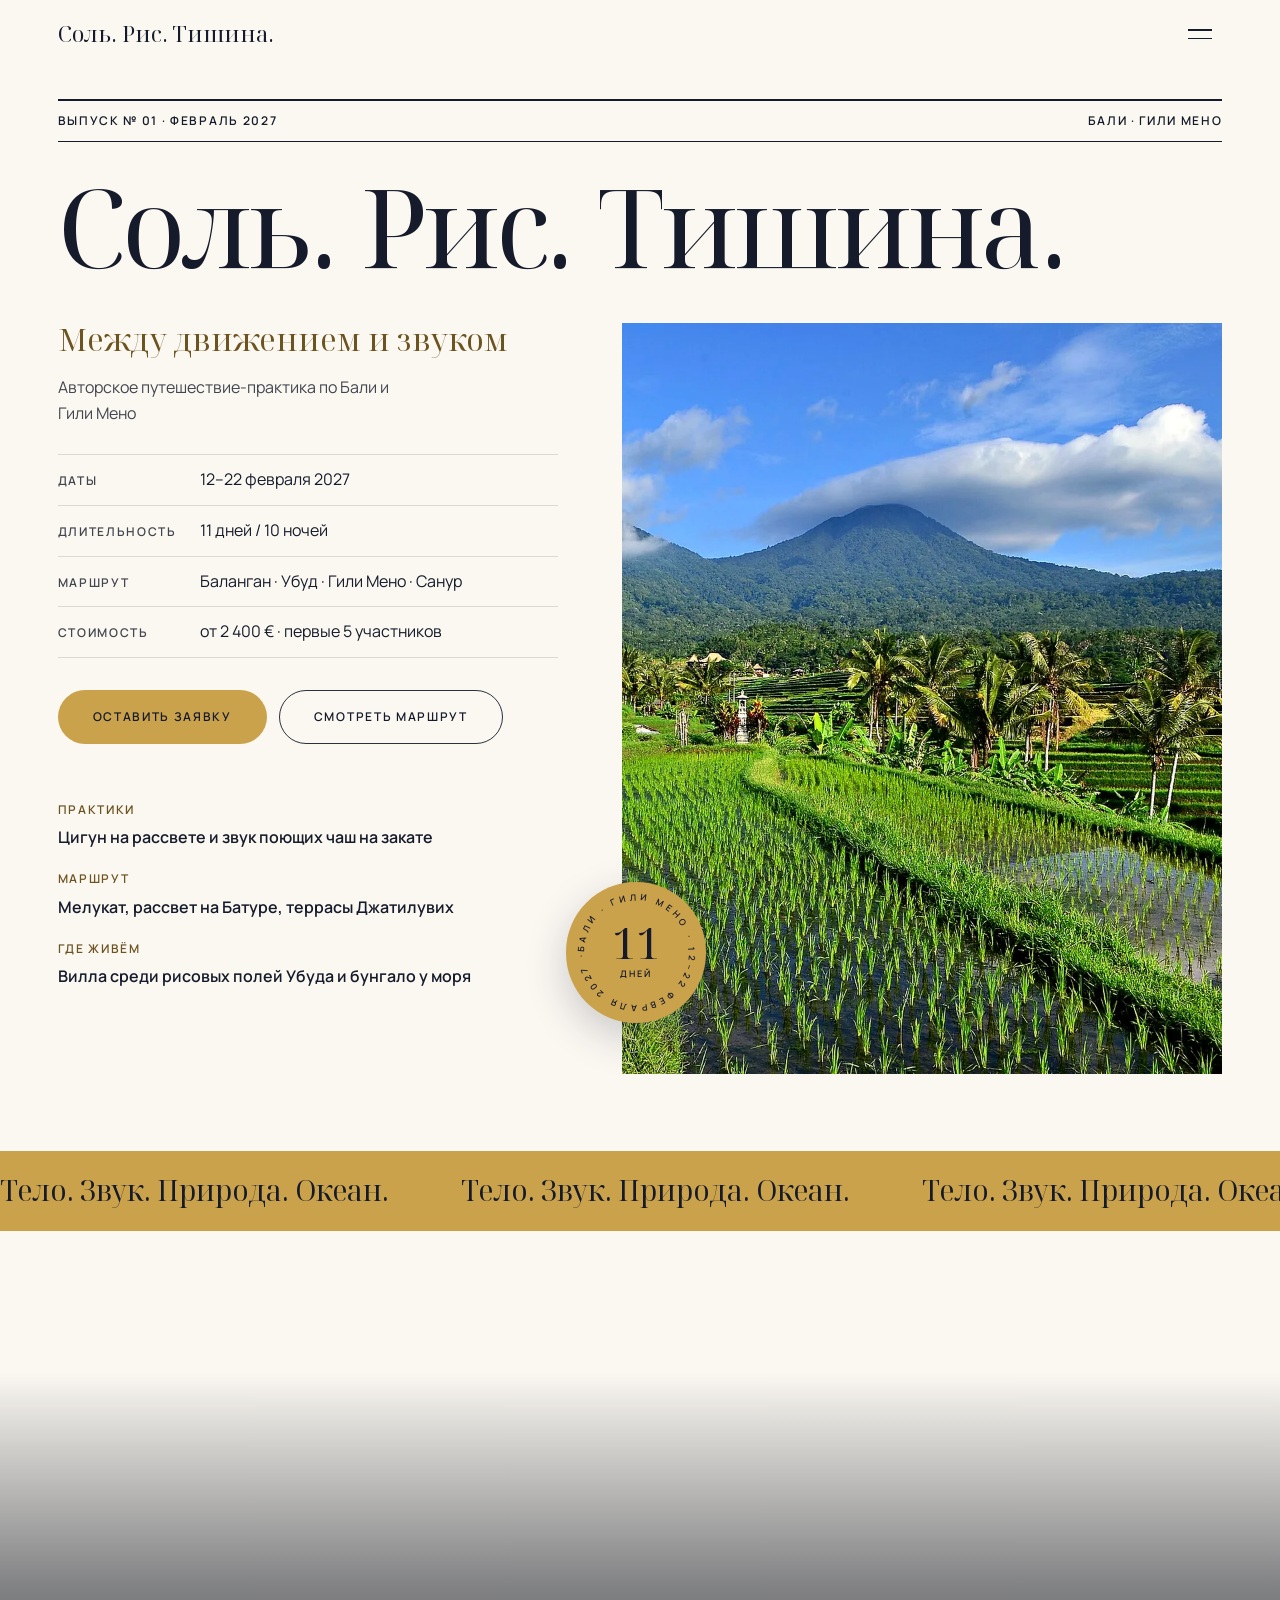
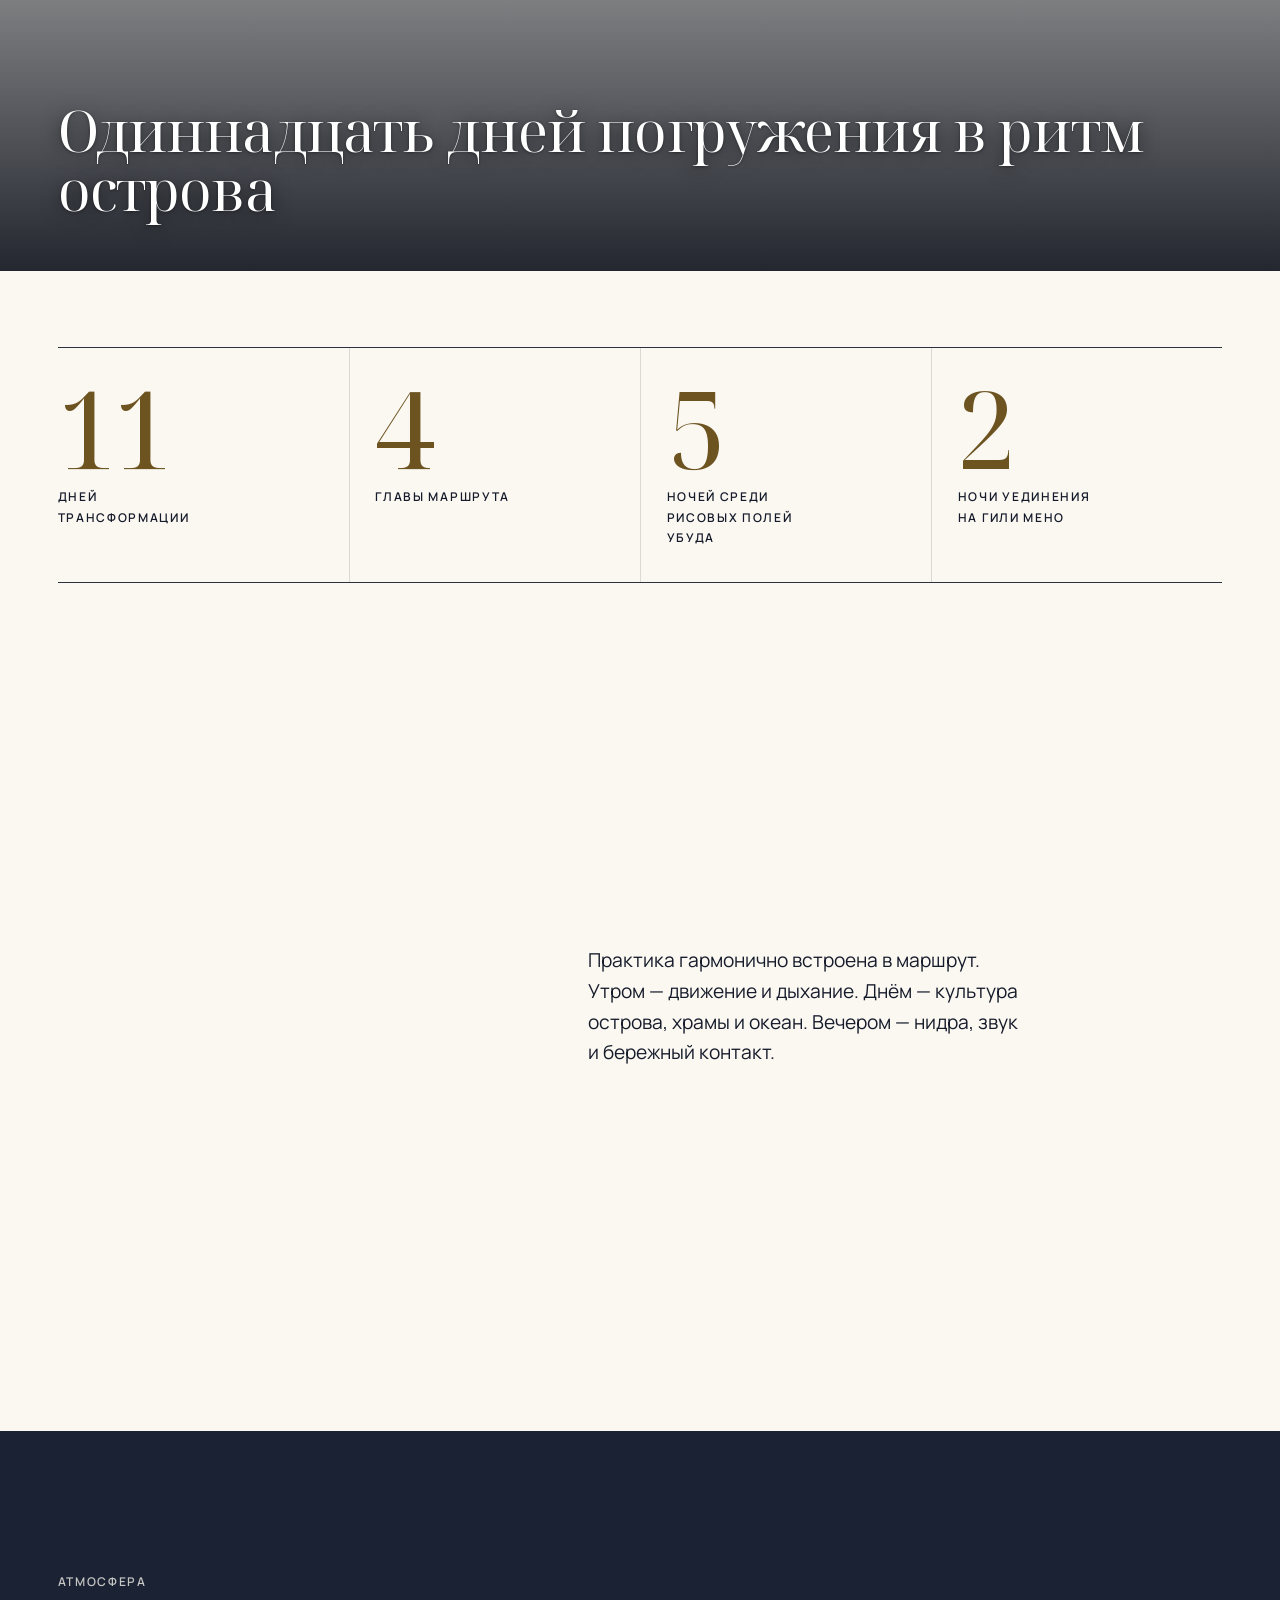
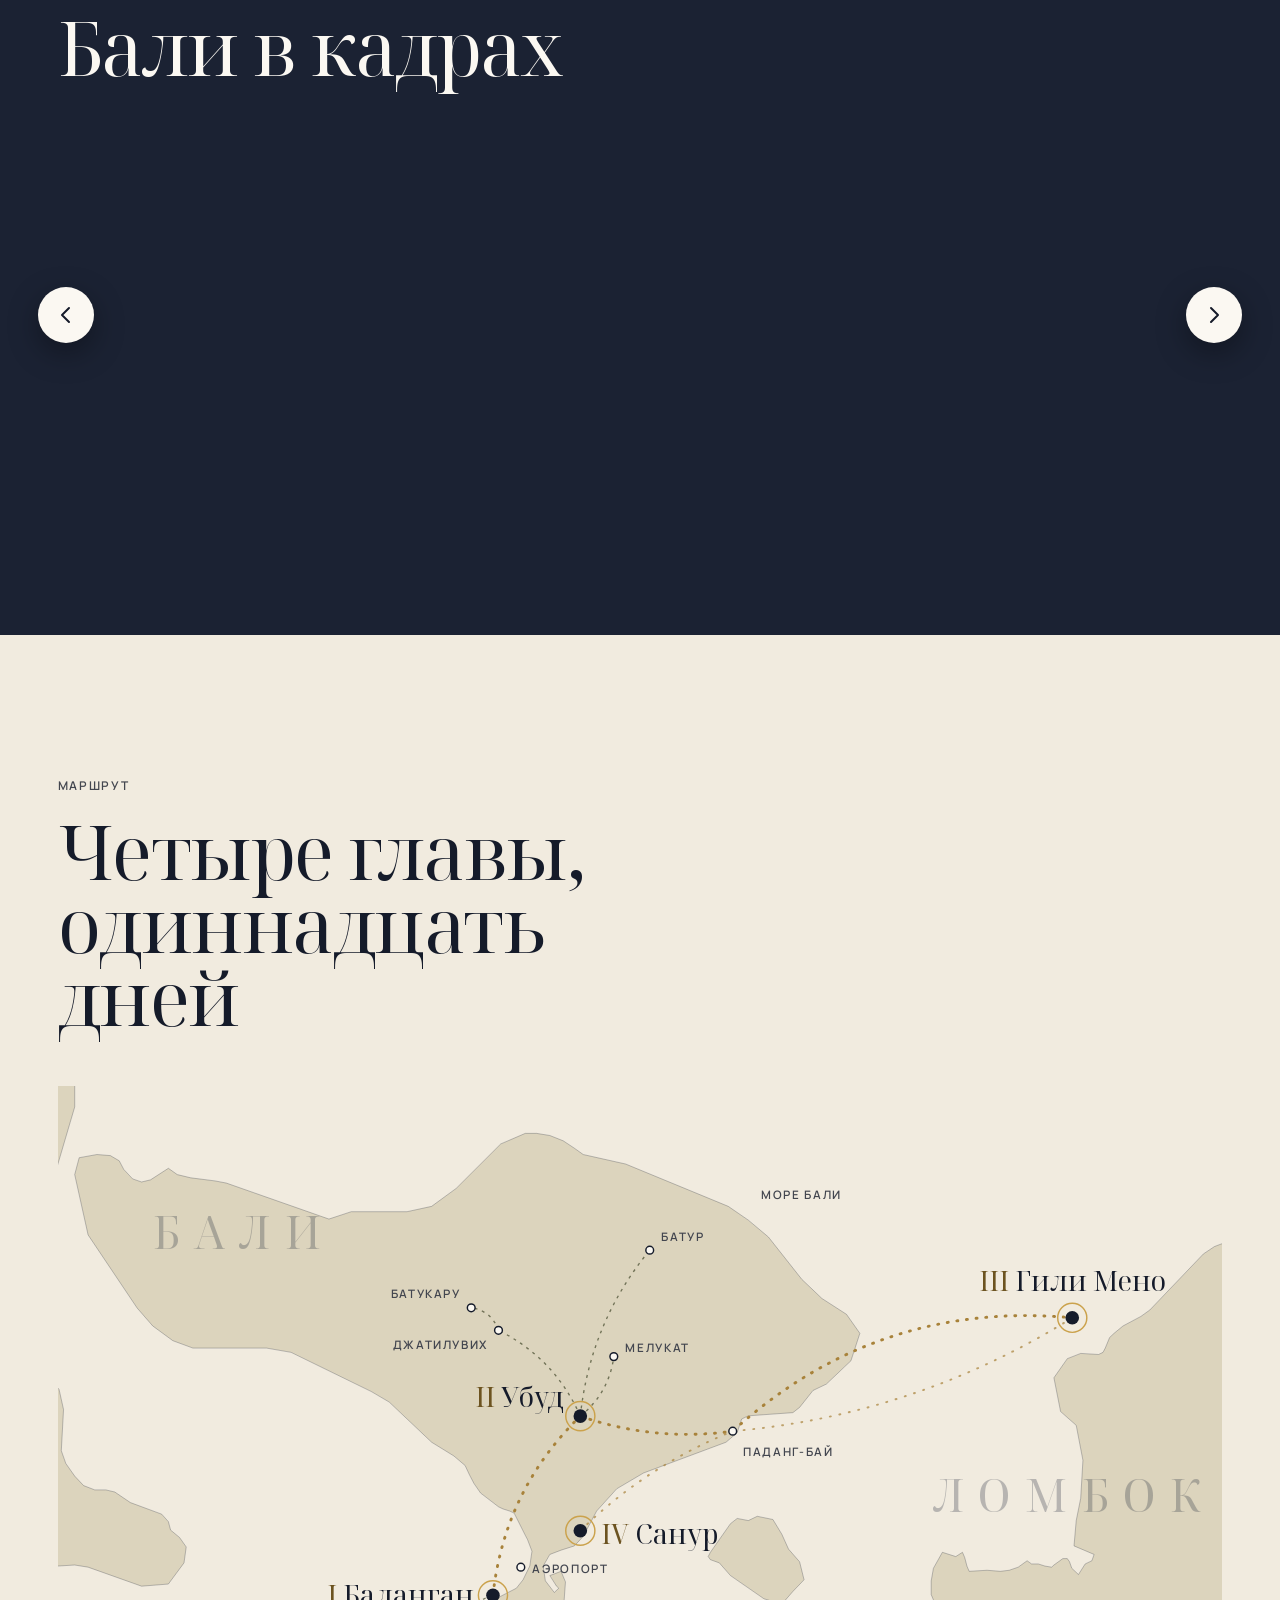
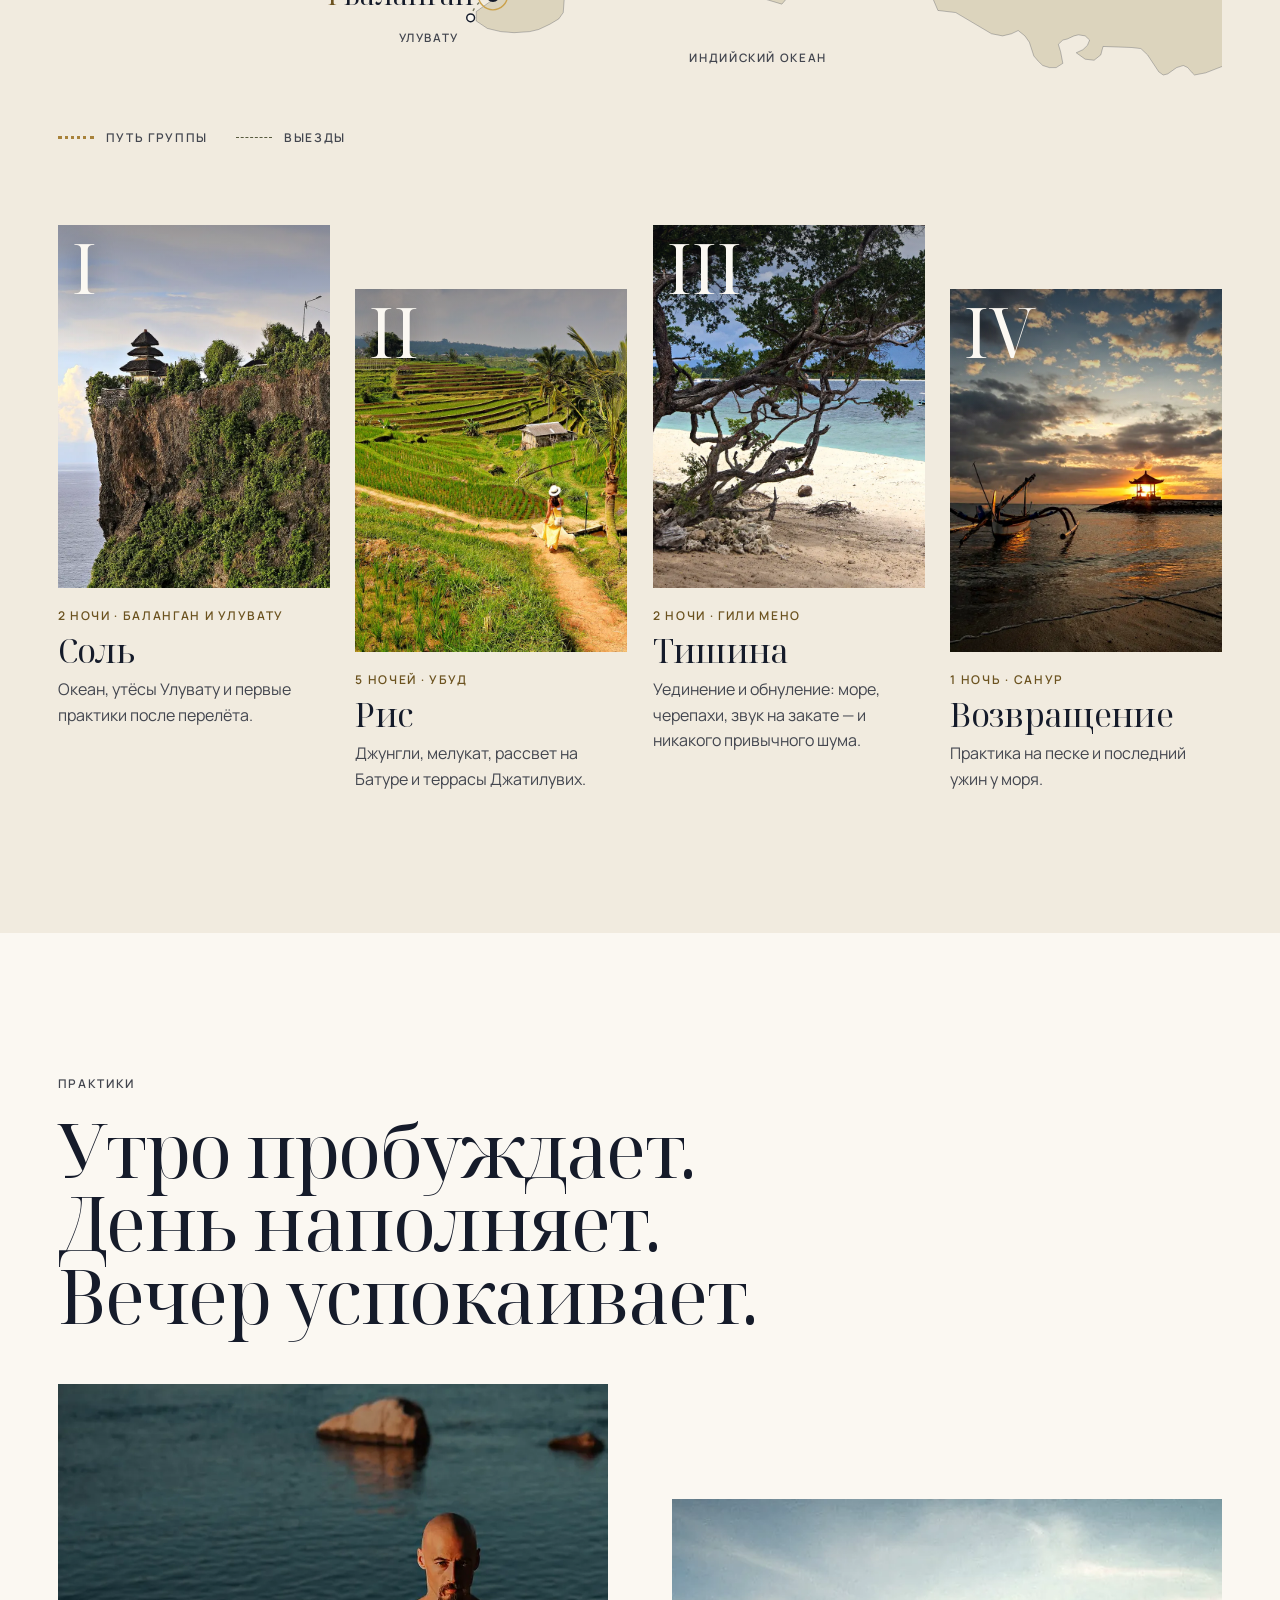
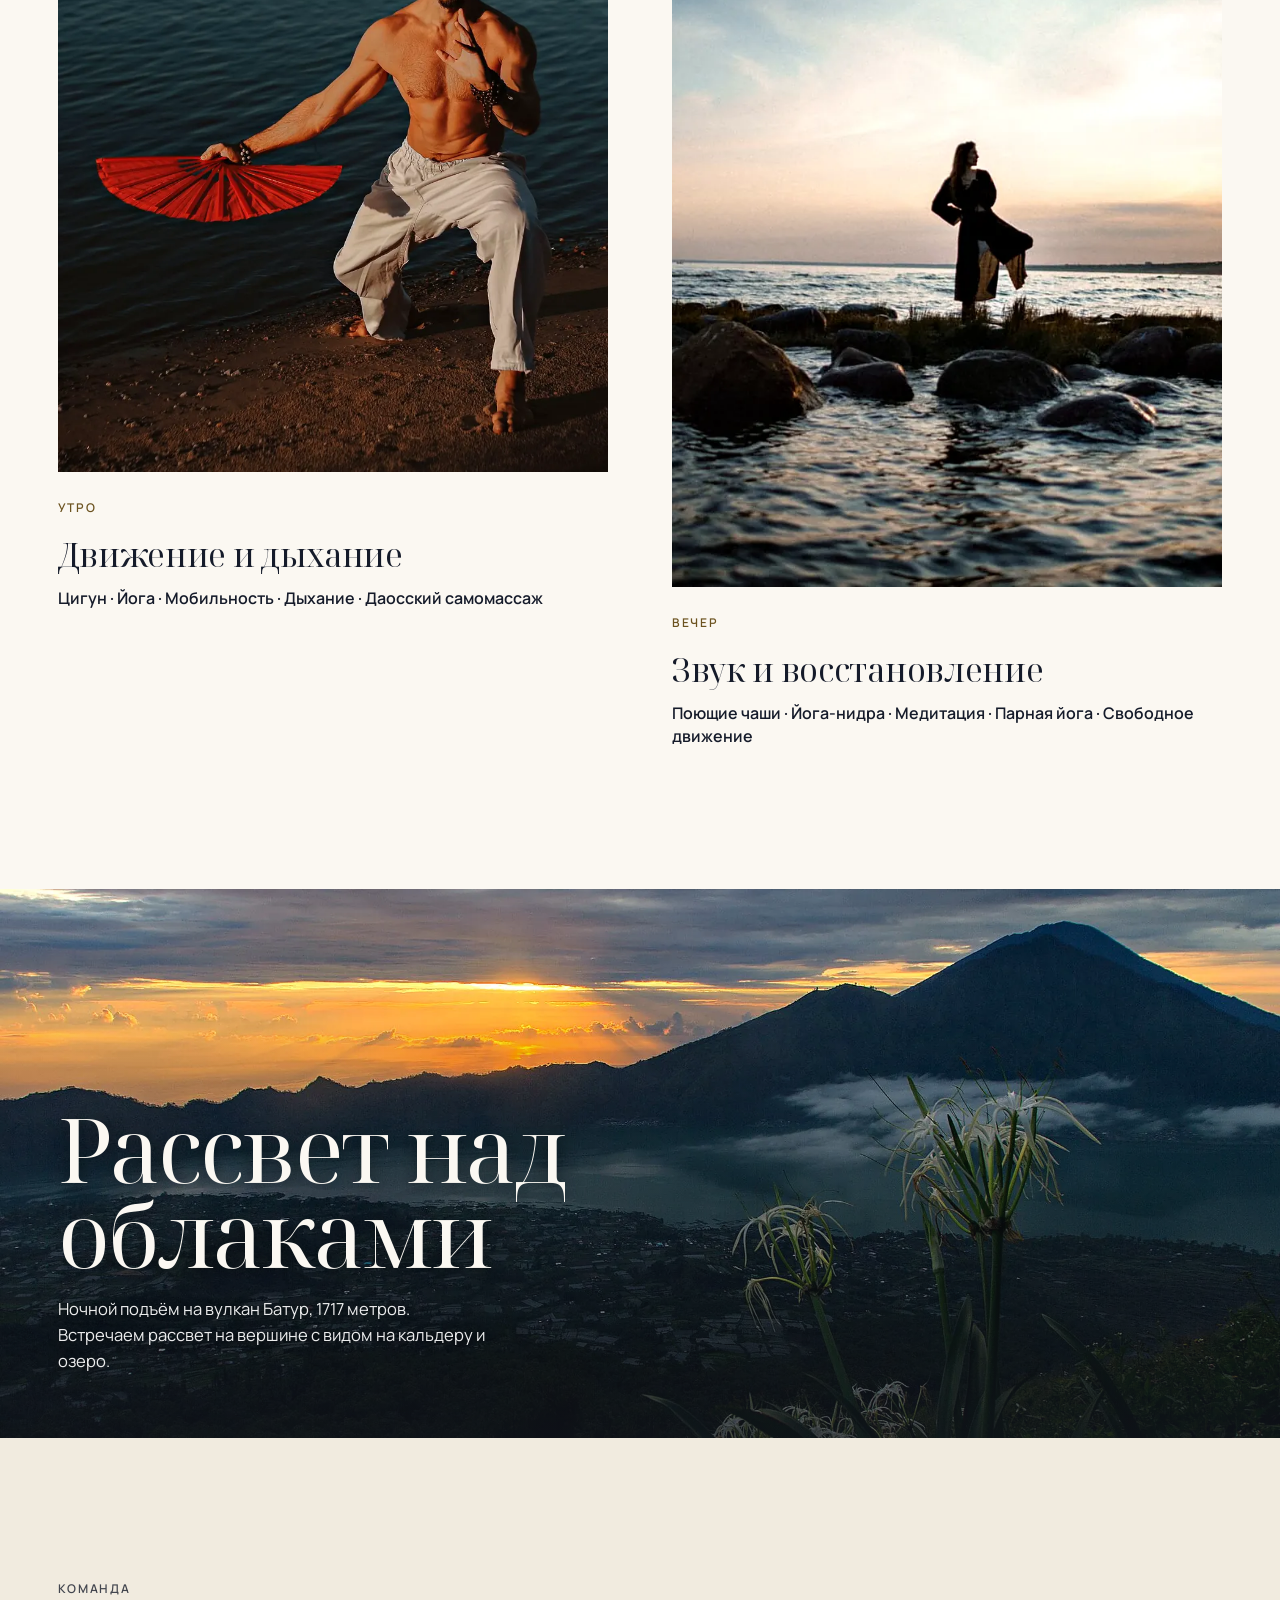
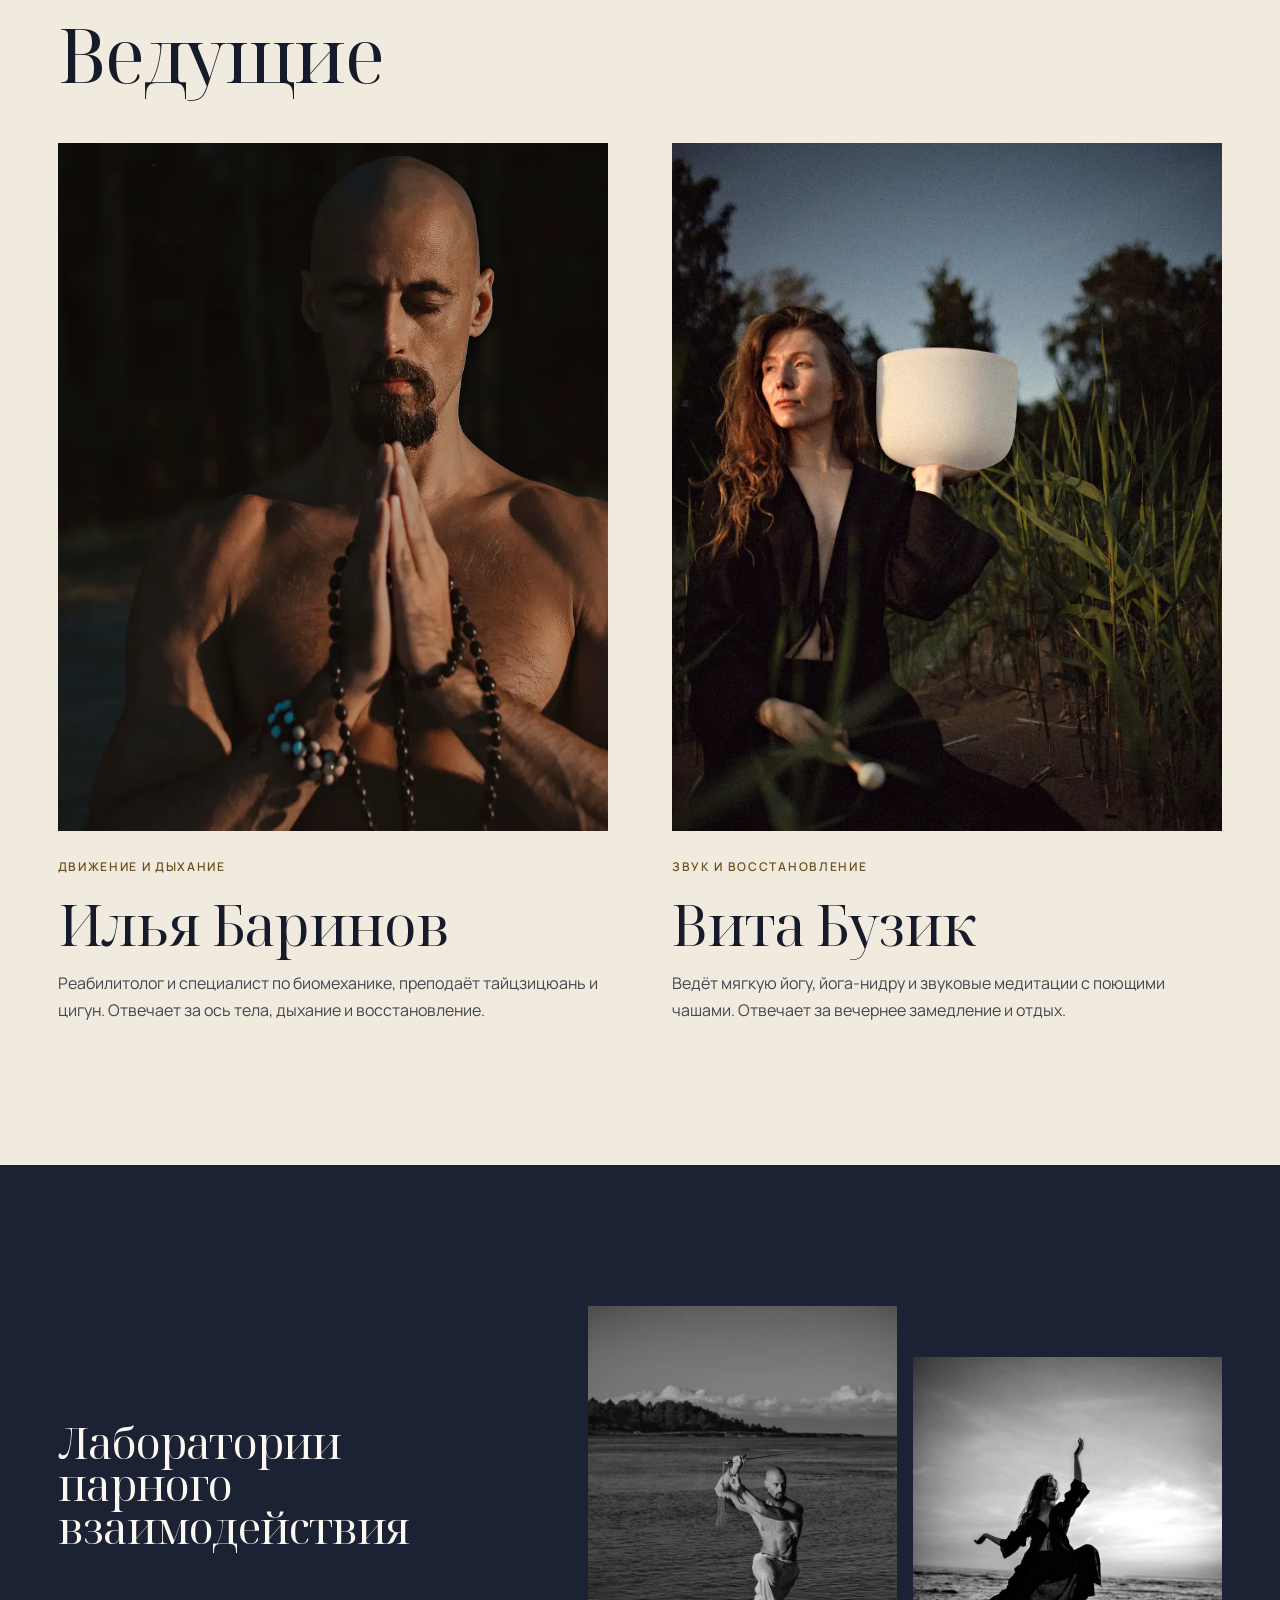
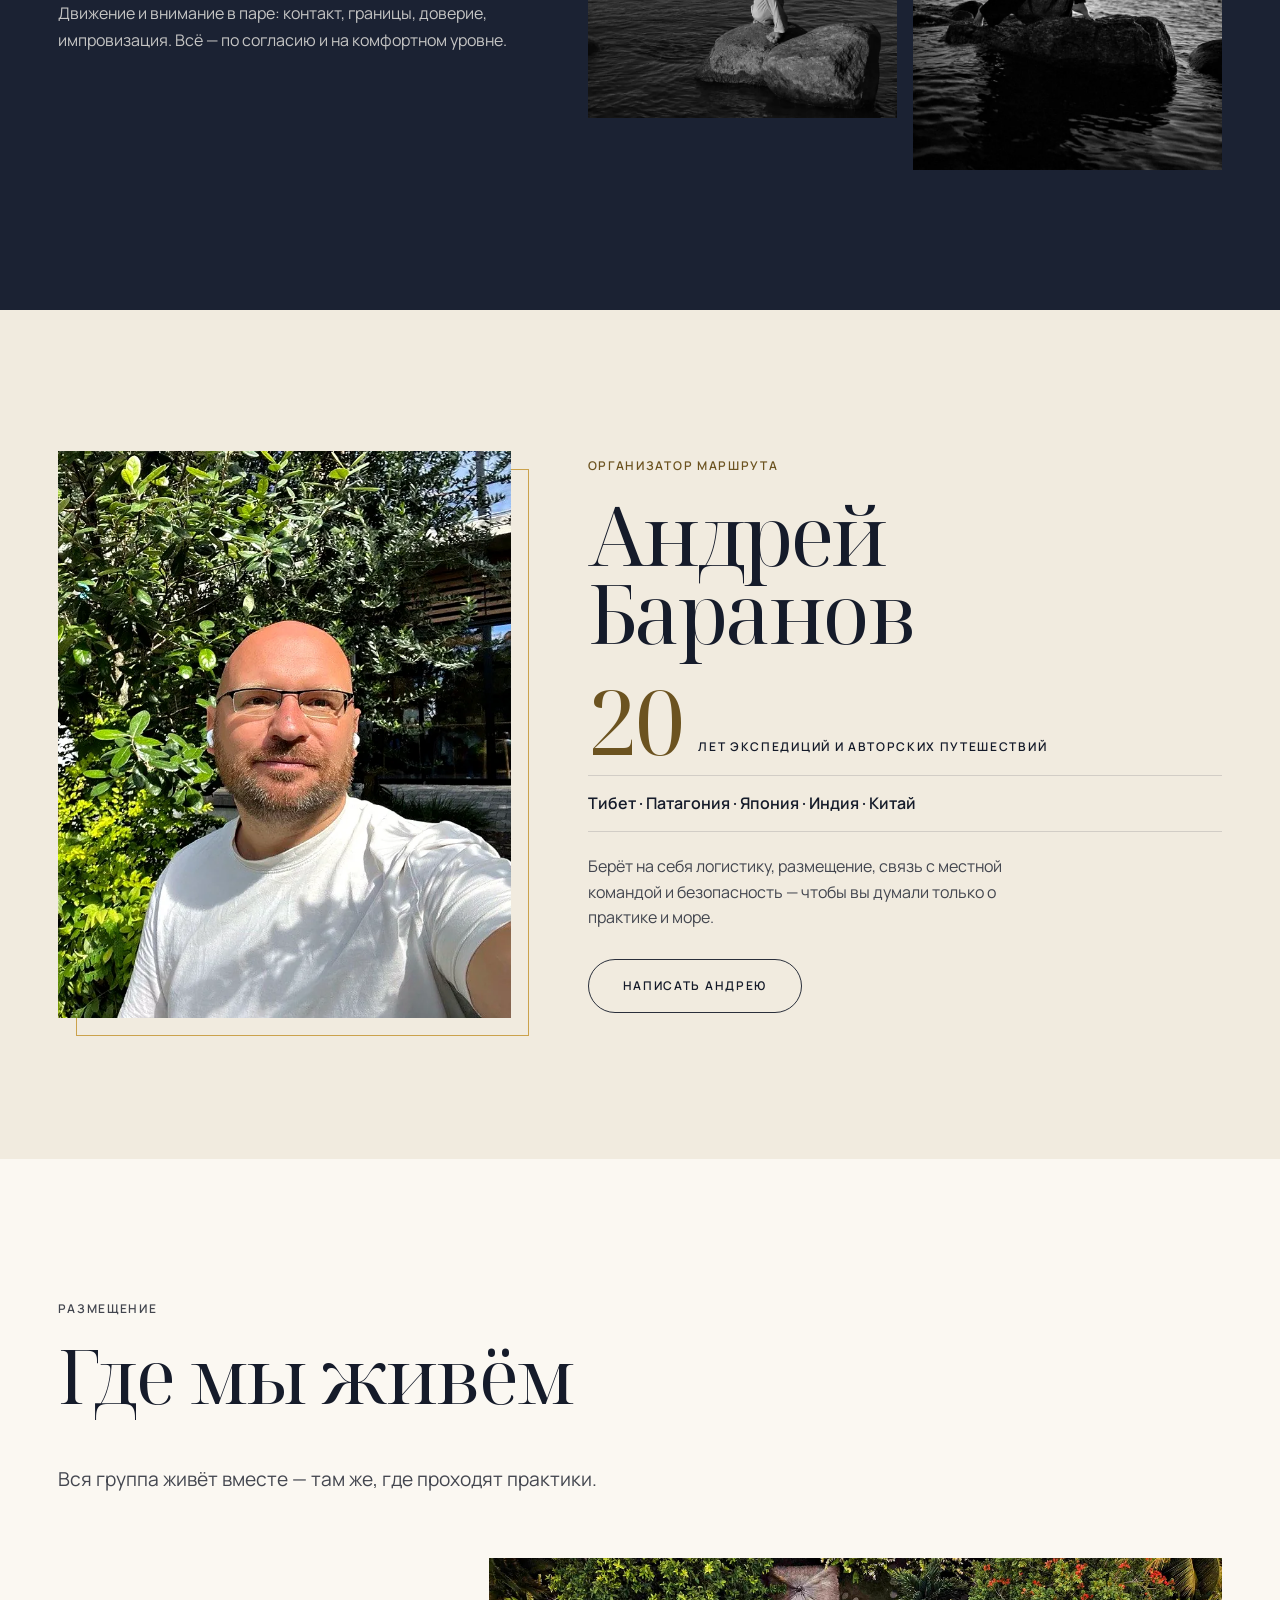
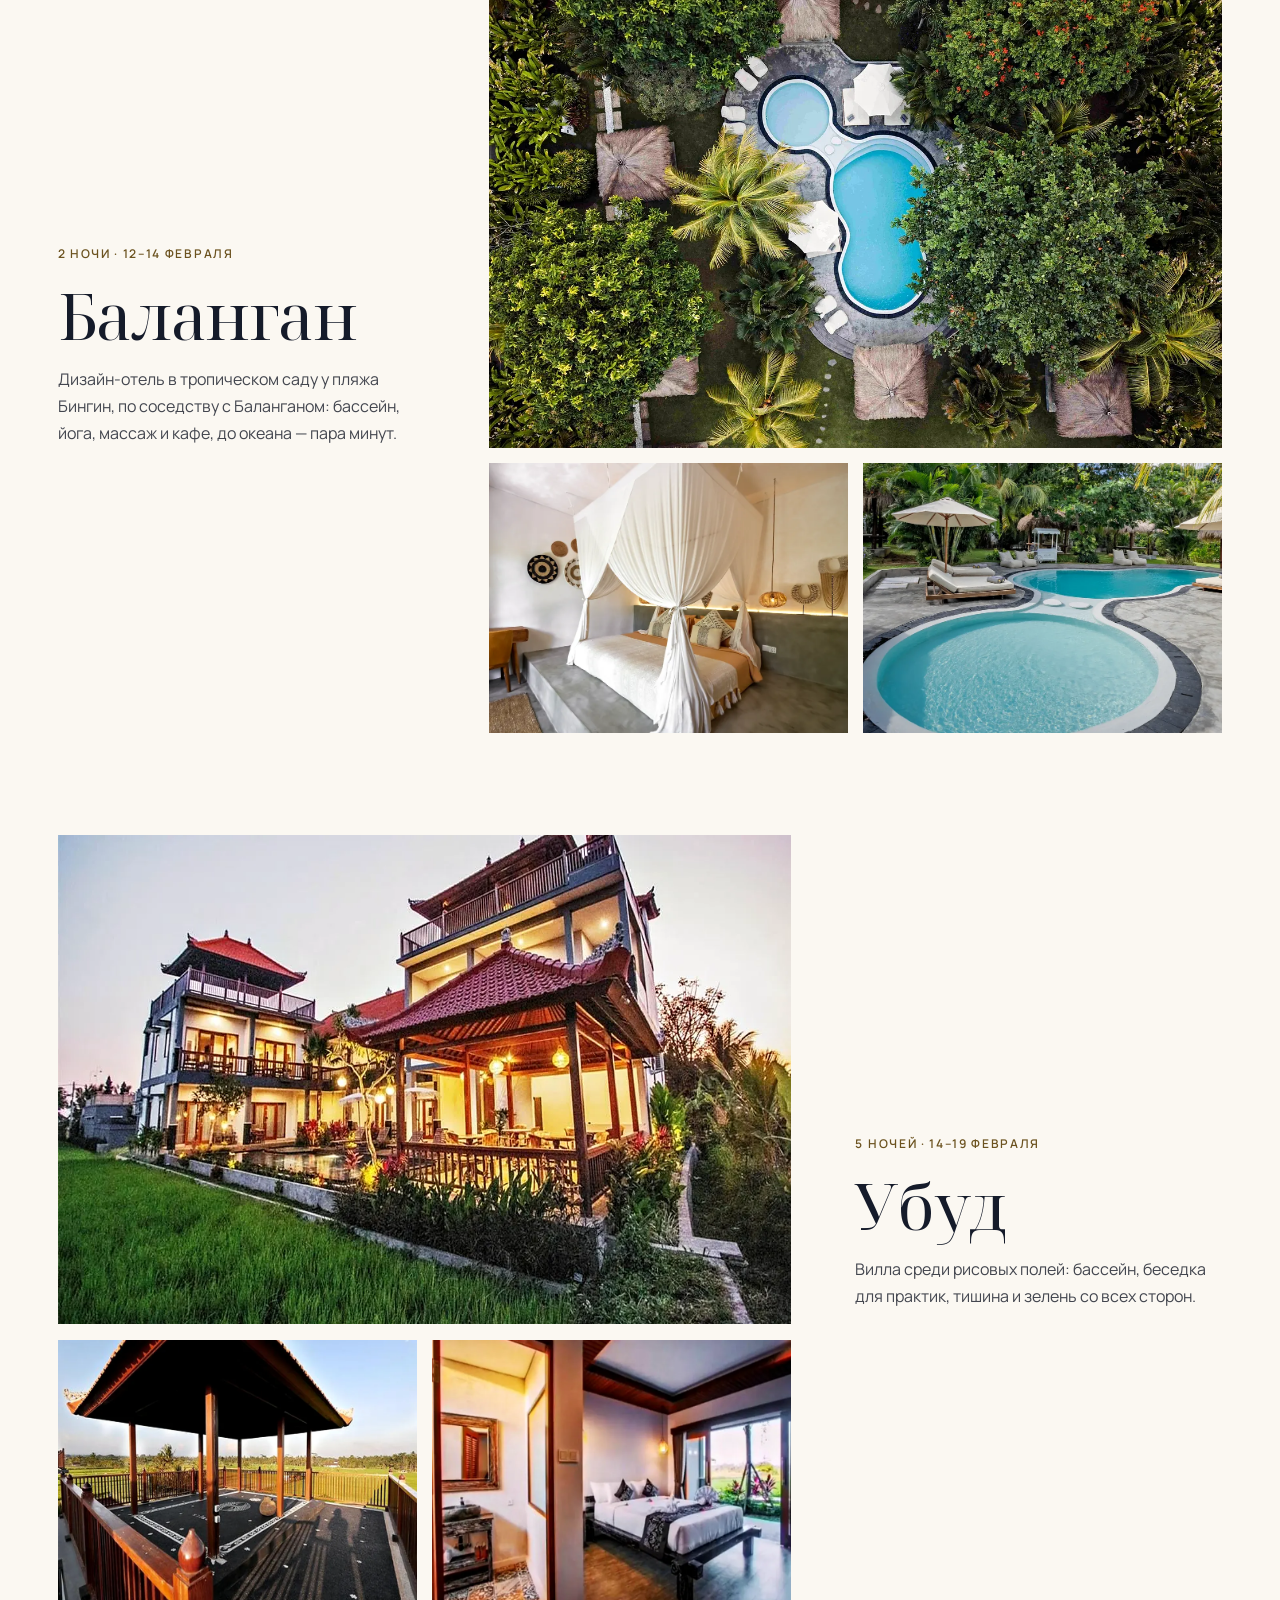
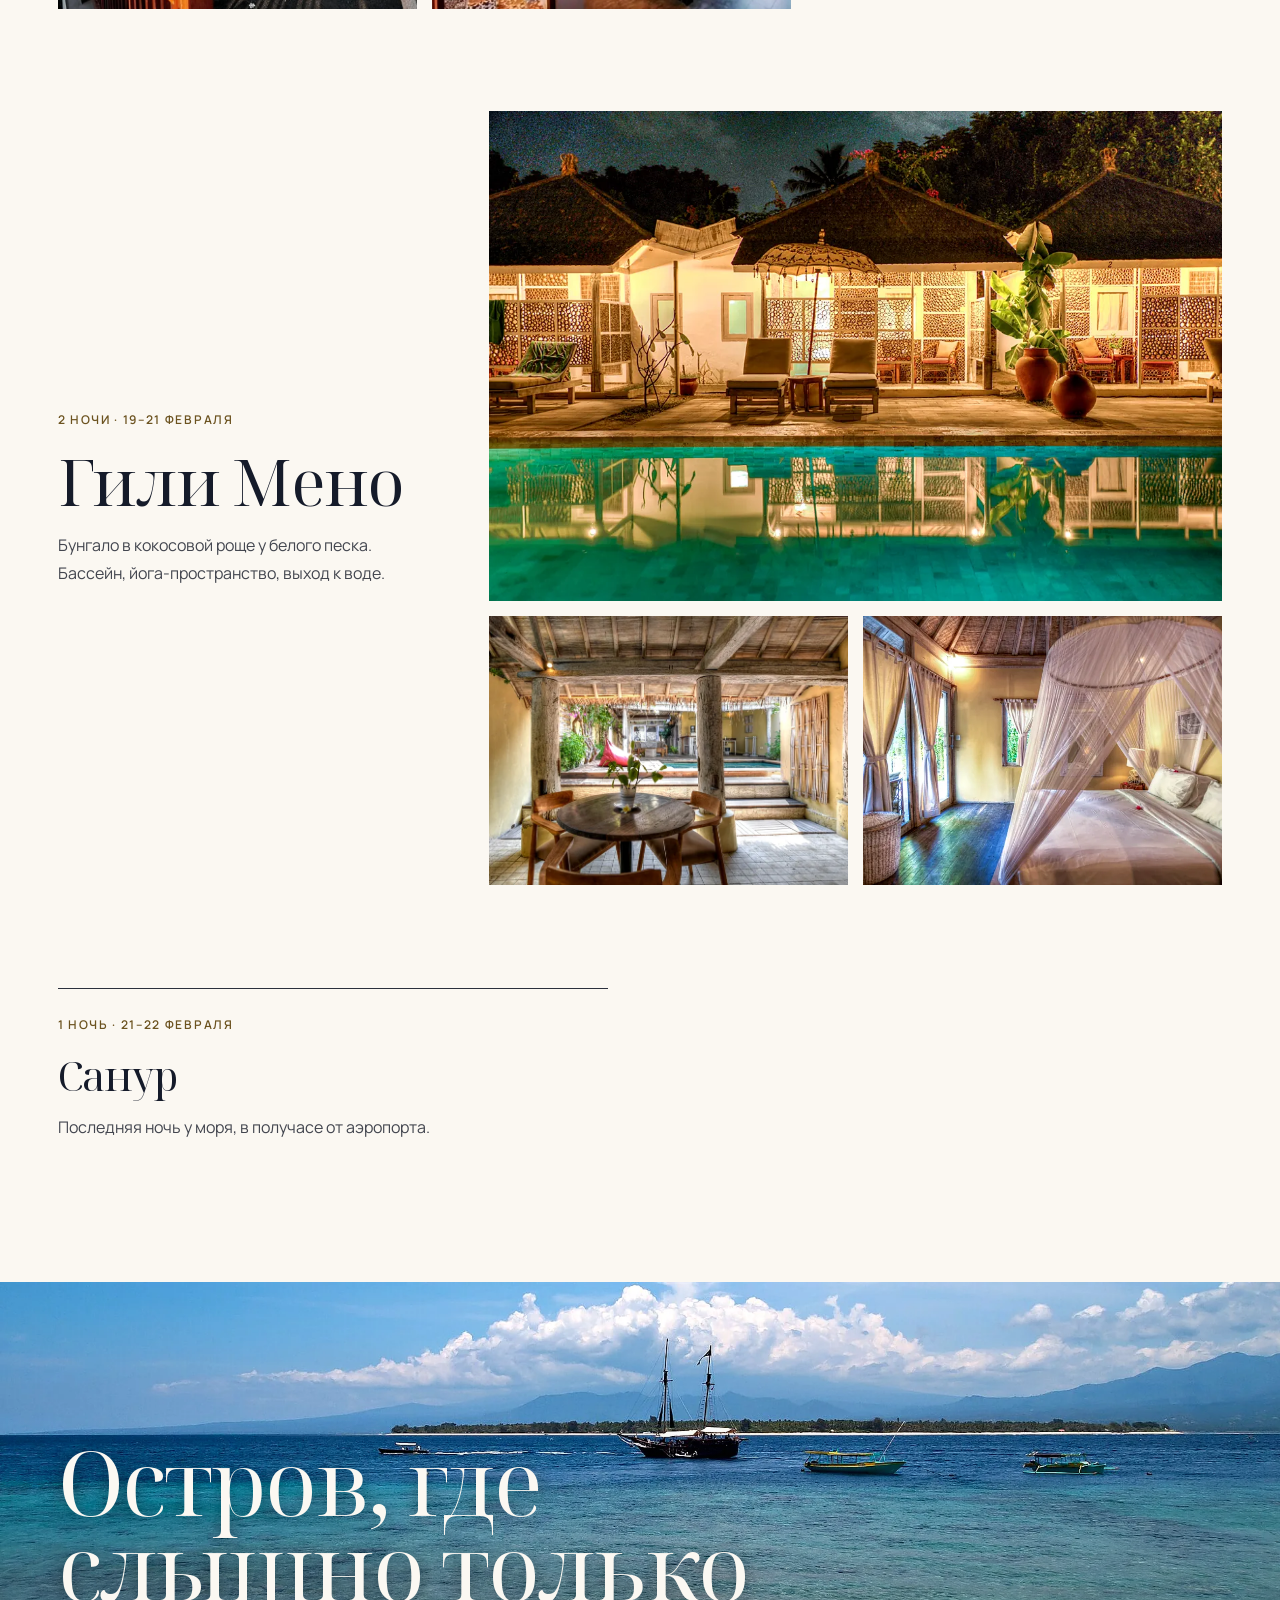
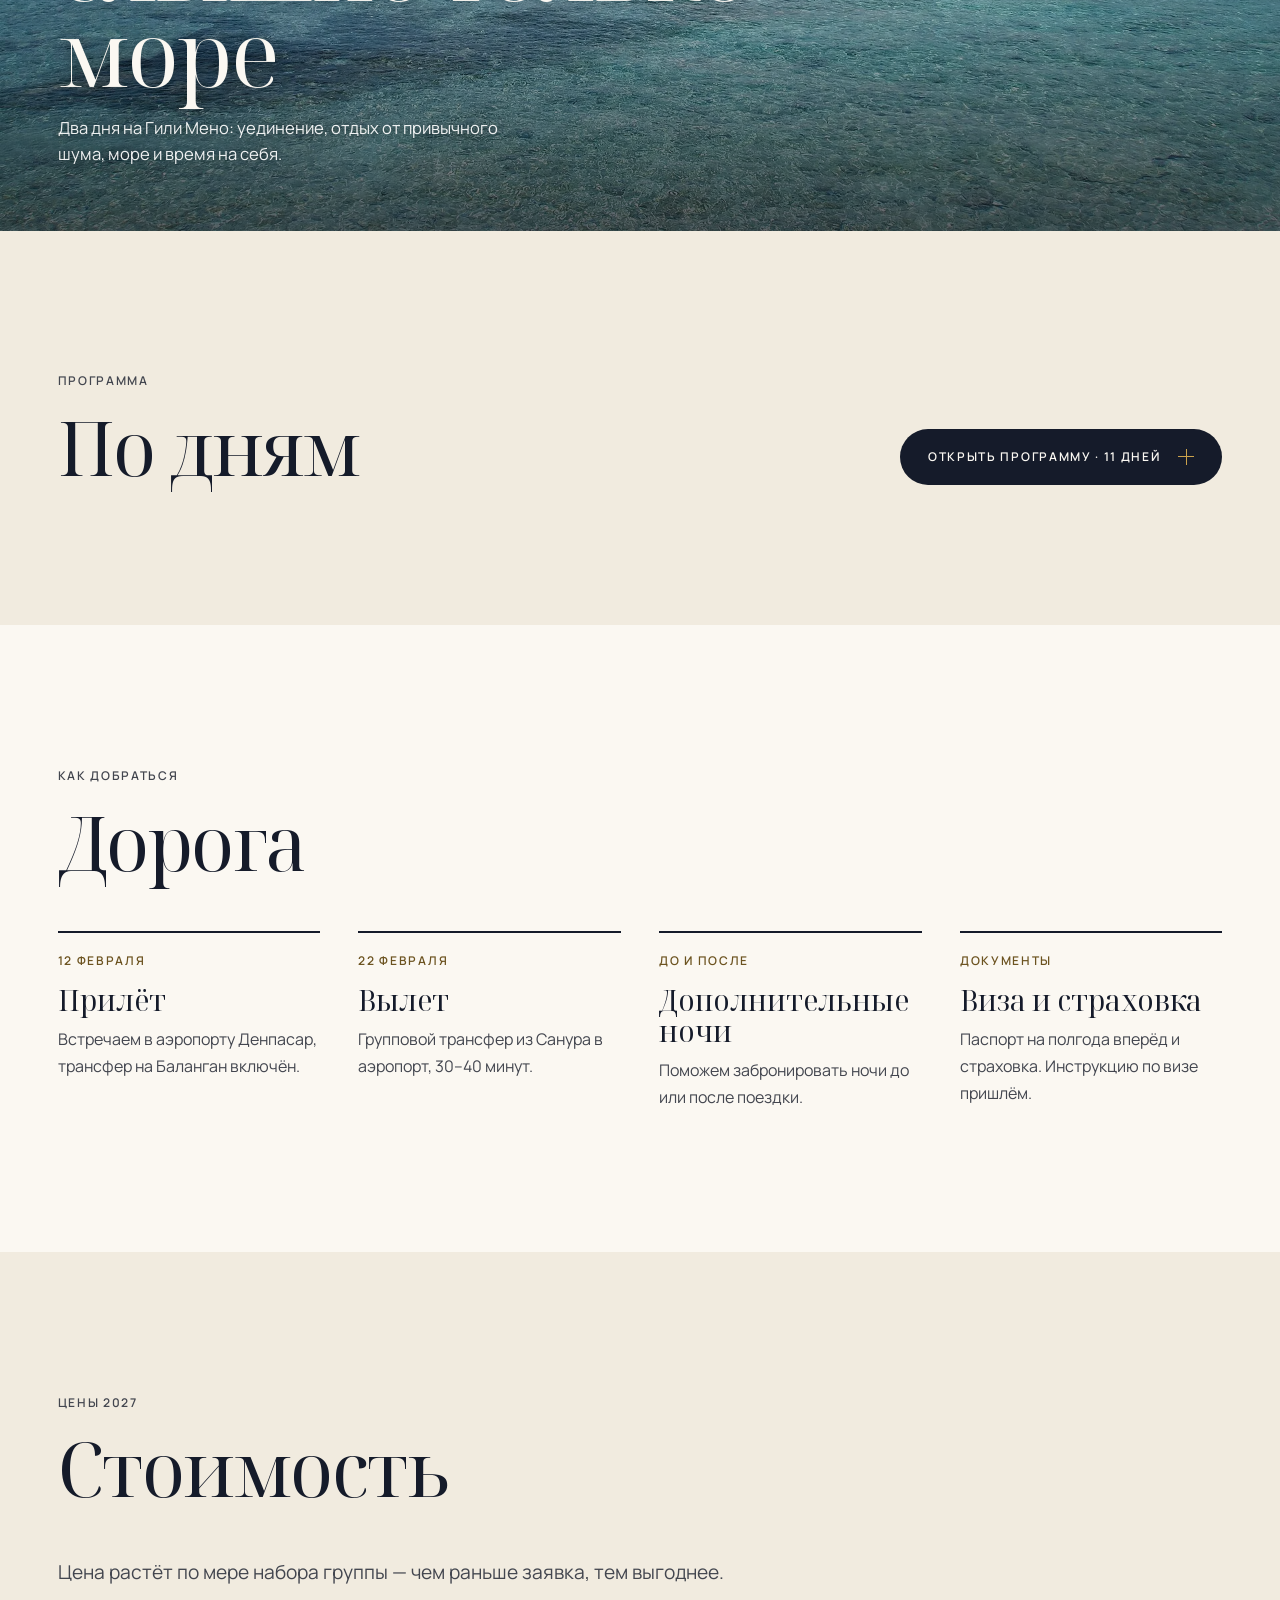
<file: index.html>
<!DOCTYPE html>
<html lang="ru">
<head>
<meta charset="UTF-8">
<meta name="viewport" content="width=device-width, initial-scale=1, viewport-fit=cover">
<title>Соль, рис и тишина — путешествие-практика на Бали, 12–22 февраля 2027</title>
<meta name="description" content="11 дней движения, дыхания, звука и природы на Бали и Гили Мено. Баланган, Убуд, Батур, Джатилувих и океан. 12–22 февраля 2027.">
<link rel="canonical" href="https://bali-soul.ru/">

<meta property="og:type" content="website">
<meta property="og:locale" content="ru_RU">
<meta property="og:title" content="Соль. Рис. Тишина. Путешествие-практика по Бали и Гили Мено">
<meta property="og:description" content="12–22 февраля 2027. 11 дней / 10 ночей. Баланган, Убуд, Гили Мено, Санур.">
<meta property="og:url" content="https://bali-soul.ru/">
<meta property="og:image" content="https://bali-soul.ru/images/og-image.jpg"><meta property="og:image:width" content="1200"><meta property="og:image:height" content="630"><meta name="twitter:card" content="summary_large_image">
<meta name="theme-color" content="#fbf8f2">
<link rel="icon" type="image/svg+xml" href="data:image/svg+xml,%3Csvg xmlns='http://www.w3.org/2000/svg' viewBox='0 0 32 32'%3E%3Crect width='32' height='32' fill='%23283044'/%3E%3Cpath d='M4 20c4 0 4-3 8-3s4 3 8 3 4-3 8-3' stroke='%23C3A057' stroke-width='2' fill='none'/%3E%3C/svg%3E">
<link rel="preconnect" href="https://fonts.googleapis.com">
<link rel="preconnect" href="https://fonts.gstatic.com" crossorigin>
<link href="https://fonts.googleapis.com/css2?family=Noto+Serif+Display:wght@400&family=Manrope:wght@400;500;600;700&display=swap" rel="stylesheet">
<link rel="preload" as="image" href="images/spread.webp" media="(min-width: 701px)">
<link rel="preload" as="image" href="images/spread-m.webp" media="(max-width: 700px)">
<link rel="stylesheet" href="styles.css">
<script>document.documentElement.classList.add('js');</script>
<script type="application/ld+json">{"@context": "https://schema.org", "@type": "TouristTrip", "name": "Соль. Рис. Тишина. Авторское путешествие-практика по Бали и Гили Мено", "description": "11 дней движения, дыхания, звука и природы на Бали и Гили Мено. Баланган, Убуд, Батур, Джатилувих и океан. 12–22 февраля 2027.", "touristType": ["Телесные практики", "Йога", "Медитация"]}</script>
<script type="application/ld+json">{"@context": "https://schema.org", "@type": "FAQPage", "mainEntity": [{"@type": "Question", "name": "Нужен ли опыт йоги, цигун или медитации", "acceptedAnswer": {"@type": "Answer", "text": "Нет. У каждой практики есть мягкий вариант, а ведущие работают с группой разного уровня. Напишите в заявке о своём опыте и о том, что беспокоит в теле, — Илья и Вита учтут это заранее."}}, {"@type": "Question", "name": "Какая физическая подготовка нужна для Батура", "acceptedAnswer": {"@type": "Answer", "text": "Пеший подъём начинается ночью, тропа неровная, идти вверх примерно два часа. Нужна привычка к длительной ходьбе и устойчивость на спуске. Если это не ваш формат, есть вариант на джипах — его выбирают заранее."}}, {"@type": "Question", "name": "Как устроено размещение и можно ли жить одному", "acceptedAnswer": {"@type": "Answer", "text": "Живём всей группой в одних местах, в двухместных номерах. Одноместное размещение возможно, доплата — 600 € за всю поездку. Если едете один и готовы жить вдвоём, подберём соседа."}}, {"@type": "Question", "name": "Как организовано питание и учтут ли аллергии", "acceptedAnswer": {"@type": "Answer", "text": "В стоимость входят завтраки. Обеды и ужины — в кафе и ресторанах по пути, обычно всей группой. Об аллергиях и ограничениях напишите в заявке — предупредим кухню там, где едим вместе."}}, {"@type": "Question", "name": "Что происходит при изменении морской или погодной обстановки", "acceptedAnswer": {"@type": "Answer", "text": "Решение по лодкам и переездам принимает местная команда. Если море или погода не позволяют выйти, мы меняем порядок дня и переносим практику в защищённое пространство. Это заложено в маршрут заранее."}}, {"@type": "Question", "name": "Обязательны ли парные практики и цифровая пауза", "acceptedAnswer": {"@type": "Answer", "text": "Нет. И то, и другое — по согласию. Можно остановиться в любой момент, выбрать наблюдение или адаптированный вариант."}}, {"@type": "Question", "name": "Каковы правила оплаты, отмены и передачи места другому человеку", "acceptedAnswer": {"@type": "Answer", "text": "Место бронируется предоплатой, остаток вносится до поездки. Место можно передать другому человеку. Суммы, сроки и условия возврата — в договоре, который мы присылаем вместе с программой."}}]}</script>
</head>
<body>
<a class="skip" href="#main">К содержанию</a>

<header class="header" id="site-header">
  <div class="header__in">
    <a class="header__brand" href="#top">Соль. Рис. Тишина.</a>
    <nav class="nav" id="nav-panel" aria-label="Разделы страницы">
      <ul class="nav__list"><li><a href="#route">Маршрут</a></li><li><a href="#practices">Практики</a></li><li><a href="#team">Ведущие</a></li><li><a href="#stay">Где живём</a></li><li><a href="#program">Программа</a></li><li><a href="#price">Цены</a></li><li><a href="#faq">Вопросы</a></li></ul>
    </nav>
    <a class="btn btn--primary btn--sm header__cta" href="#request" data-goal="cta_header">Оставить заявку</a>
    <button class="burger" type="button" id="nav-toggle" aria-expanded="false" aria-controls="nav-panel" aria-label="Открыть меню">
      <span></span><span></span>
    </button>
  </div>
</header>
<main id="main">

<section class="cover" id="top">
  <div class="wrap">
    <div class="cover__strip"><span>Выпуск № 01 · Февраль 2027</span><span>Бали · Гили Мено</span></div>
    <h1 class="cover__title"><span>Соль.</span><span>Рис.</span><span>Тишина.</span></h1>
    <div class="cover__quick">
      <p class="cover__brief">Бали и Гили Мено · 12–22 февраля 2027 · от 2 400 €</p>
      <a class="btn btn--primary" href="#request" data-goal="cta_hero_mobile">Оставить заявку</a>
    </div>
    <div class="cover__grid">
      <div class="cover__text">
        <p class="cover__tagline">Между движением и звуком</p>
        <p class="cover__sub">Авторское путешествие-практика по Бали и Гили Мено</p>
        <dl class="cover__facts"><div class="cover__fact"><dt>Даты</dt><dd>12–22 февраля 2027</dd></div><div class="cover__fact"><dt>Длительность</dt><dd>11 дней / 10 ночей</dd></div><div class="cover__fact"><dt>Маршрут</dt><dd>Баланган · Убуд · Гили Мено · Санур</dd></div><div class="cover__fact"><dt>Стоимость</dt><dd>от 2 400 € · первые 5 участников</dd></div></dl>
        <div class="cover__actions">
          <a class="btn btn--primary" href="#request" data-goal="cta_hero">Оставить заявку</a>
          <a class="btn btn--line" href="#route" data-goal="cta_route">Смотреть маршрут</a>
        </div>
        <ul class="cover__lines"><li><a href="#practices"><span class="cover__kicker">Практики</span><span class="cover__line">Цигун на рассвете и звук поющих чаш на закате</span></a></li><li><a href="#program"><span class="cover__kicker">Маршрут</span><span class="cover__line">Мелукат, рассвет на Батуре, террасы Джатилувих</span></a></li><li><a href="#stay"><span class="cover__kicker">Где живём</span><span class="cover__line">Вилла среди рисовых полей Убуда и бунгало у моря</span></a></li></ul>
      </div>
      <figure class="cover__photo">
        <picture><source type="image/webp" media="(max-width: 700px)" srcset="images/spread-m.webp"><source type="image/webp" srcset="images/spread.webp"><source media="(max-width: 700px)" srcset="images/spread-m.jpg"><img src="images/spread.jpg" alt="Рисовые террасы Джатилувих у подножия гор" width="1920" height="960" sizes="(max-width: 860px) 100vw, 50vw" loading="eager" fetchpriority="high" decoding="async"></picture>
        <div class="stamp" aria-hidden="true">
          <svg viewBox="0 0 200 200"><defs><path id="stamp-ring" d="M100,100 m-74,0 a74,74 0 1,1 148,0 a74,74 0 1,1 -148,0"/></defs>
            <text><textPath href="#stamp-ring" textLength="462">Бали · Гили Мено · 12–22 февраля 2027 · </textPath></text></svg>
          <span class="stamp__c">11<small>дней</small></span>
        </div>
      </figure>
    </div>
  </div>
</section>

<div class="refrain" aria-hidden="true"><div class="refrain__track">
<span>Тело. Звук. Природа. Океан.</span><span>Тело. Звук. Природа. Океан.</span><span>Тело. Звук. Природа. Океан.</span><span>Тело. Звук. Природа. Океан.</span><span>Тело. Звук. Природа. Океан.</span><span>Тело. Звук. Природа. Океан.</span>
</div></div>

<figure class="spread">
  <picture><source type="image/webp" media="(max-width: 700px)" srcset="images/cover-m.webp"><source type="image/webp" srcset="images/cover.webp"><source media="(max-width: 700px)" srcset="images/cover-m.jpg"><img src="images/cover.jpg" alt="Золотой закат над океаном у скал Улувату" width="1200" height="1500" sizes="100vw" loading="lazy" decoding="async"></picture>
  <div class="spread__over"><p class="spread__line wrap">Одиннадцать дней погружения в ритм острова</p></div>
</figure>

<section class="numbers" aria-label="Коротко о поездке">
  <div class="wrap"><div class="numbers__row" data-reveal><div class="num"><p class="num__n">11</p><p class="num__t">дней трансформации</p></div><div class="num"><p class="num__n">4</p><p class="num__t">главы маршрута</p></div><div class="num"><p class="num__n">5</p><p class="num__t">ночей среди рисовых полей Убуда</p></div><div class="num"><p class="num__n">2</p><p class="num__t">ночи уединения на Гили Мено</p></div></div></div>
</section>

<section class="intro">
  <div class="wrap intro__grid">
    <div class="intro__media" data-reveal>
      <picture class="intro__main"><source type="image/webp" media="(max-width: 700px)" srcset="images/manifesto-m.webp"><source type="image/webp" srcset="images/manifesto.webp"><source media="(max-width: 700px)" srcset="images/manifesto-m.jpg"><img src="images/manifesto.jpg" alt="Руки с тлеющим палo санто и чётками" width="900" height="1125" sizes="(max-width: 860px) 80vw, 34vw" loading="lazy" decoding="async"></picture>
      
    </div>
    <div class="intro__text" data-reveal>
      <p class="intro__lead">Практика гармонично встроена в маршрут. Утром — движение и дыхание. Днём — культура острова, храмы и океан. Вечером — нидра, звук и бережный контакт.</p>
    </div>
  </div>
</section>

<section class="strip section--night" aria-labelledby="strip-title">
  <div class="wrap strip__head">
    <p class="label">Атмосфера</p>
    <h2 class="h2" id="strip-title">Бали в кадрах</h2>
  </div>
  <div class="strip__frame">
    <div class="strip__viewport" tabindex="0" data-strip aria-label="Лента фотографий: листайте стрелками, свайпом или клавишами">
      <div class="strip__track"><figure class="strip__item strip__item--tall"><picture><source type="image/webp" media="(max-width: 700px)" srcset="images/f-kecak-m.webp"><source type="image/webp" srcset="images/f-kecak.webp"><source media="(max-width: 700px)" srcset="images/f-kecak-m.jpg"><img src="images/f-kecak.jpg" alt="Танец кечак у огня" width="560" height="700" sizes="(max-width: 700px) 60vw, 30vw" loading="eager" fetchpriority="low" decoding="async"></picture></figure><figure class="strip__item strip__item--wide"><picture><source type="image/webp" media="(max-width: 700px)" srcset="images/f-meno-m.webp"><source type="image/webp" srcset="images/f-meno.webp"><source media="(max-width: 700px)" srcset="images/f-meno-m.jpg"><img src="images/f-meno.jpg" alt="Гили Мено: лодки и вулкан Ринджани на Ломбоке" width="840" height="560" sizes="(max-width: 700px) 60vw, 30vw" loading="eager" fetchpriority="low" decoding="async"></picture></figure><figure class="strip__item strip__item--sq"><picture><source type="image/webp" media="(max-width: 700px)" srcset="images/f-offering-m.webp"><source type="image/webp" srcset="images/f-offering.webp"><source media="(max-width: 700px)" srcset="images/f-offering-m.jpg"><img src="images/f-offering.jpg" alt="Чананг сари — ежедневное подношение из листьев и цветов" width="620" height="620" sizes="(max-width: 700px) 60vw, 30vw" loading="eager" fetchpriority="low" decoding="async"></picture></figure><figure class="strip__item strip__item--tall"><picture><source type="image/webp" media="(max-width: 700px)" srcset="images/f-turtle-m.webp"><source type="image/webp" srcset="images/f-turtle.webp"><source media="(max-width: 700px)" srcset="images/f-turtle-m.jpg"><img src="images/f-turtle.jpg" alt="Морская черепаха в бирюзовой воде" width="560" height="700" sizes="(max-width: 700px) 60vw, 30vw" loading="eager" fetchpriority="low" decoding="async"></picture></figure><figure class="strip__item strip__item--tall"><picture><source type="image/webp" media="(max-width: 700px)" srcset="images/f-dancer-m.webp"><source type="image/webp" srcset="images/f-dancer.webp"><source media="(max-width: 700px)" srcset="images/f-dancer-m.jpg"><img src="images/f-dancer.jpg" alt="Балийская танцовщица в золотом головном уборе" width="560" height="700" sizes="(max-width: 700px) 60vw, 30vw" loading="eager" fetchpriority="low" decoding="async"></picture></figure><figure class="strip__item strip__item--wide"><picture><source type="image/webp" media="(max-width: 700px)" srcset="images/f-bay-m.webp"><source type="image/webp" srcset="images/f-bay.webp"><source media="(max-width: 700px)" srcset="images/f-bay-m.jpg"><img src="images/f-bay.jpg" alt="Бирюзовая бухта под утёсами Букита" width="840" height="560" sizes="(max-width: 700px) 60vw, 30vw" loading="eager" fetchpriority="low" decoding="async"></picture></figure><figure class="strip__item strip__item--wide"><picture><source type="image/webp" media="(max-width: 700px)" srcset="images/f-jukung-m.webp"><source type="image/webp" srcset="images/f-jukung.webp"><source media="(max-width: 700px)" srcset="images/f-jukung-m.jpg"><img src="images/f-jukung.jpg" alt="Яркие лодки-джукунги на пляже" width="840" height="560" sizes="(max-width: 700px) 60vw, 30vw" loading="eager" fetchpriority="low" decoding="async"></picture></figure><figure class="strip__item strip__item--tall"><picture><source type="image/webp" media="(max-width: 700px)" srcset="images/f-tirta-m.webp"><source type="image/webp" srcset="images/f-tirta.webp"><source media="(max-width: 700px)" srcset="images/f-tirta-m.jpg"><img src="images/f-tirta.jpg" alt="Струи священного источника в храме" width="560" height="700" sizes="(max-width: 700px) 60vw, 30vw" loading="eager" fetchpriority="low" decoding="async"></picture></figure><figure class="strip__item strip__item--wide"><picture><source type="image/webp" media="(max-width: 700px)" srcset="images/f-kecak-fire-m.webp"><source type="image/webp" srcset="images/f-kecak-fire.webp"><source media="(max-width: 700px)" srcset="images/f-kecak-fire-m.jpg"><img src="images/f-kecak-fire.jpg" alt="Огненный кечак: танцоры вокруг костра на закате" width="840" height="560" sizes="(max-width: 700px) 60vw, 30vw" loading="eager" fetchpriority="low" decoding="async"></picture></figure><figure class="strip__item strip__item--wide"><picture><source type="image/webp" media="(max-width: 700px)" srcset="images/f-sunrise-m.webp"><source type="image/webp" srcset="images/f-sunrise.webp"><source media="(max-width: 700px)" srcset="images/f-sunrise-m.jpg"><img src="images/f-sunrise.jpg" alt="Розовый рассвет над лодками и горами Ломбока" width="840" height="560" sizes="(max-width: 700px) 60vw, 30vw" loading="eager" fetchpriority="low" decoding="async"></picture></figure><figure class="strip__item strip__item--tall"><picture><source type="image/webp" media="(max-width: 700px)" srcset="images/f-penjor-m.webp"><source type="image/webp" srcset="images/f-penjor.webp"><source media="(max-width: 700px)" srcset="images/f-penjor-m.jpg"><img src="images/f-penjor.jpg" alt="Белый пенджор у храма Тирта Эмпул" width="560" height="700" sizes="(max-width: 700px) 60vw, 30vw" loading="eager" fetchpriority="low" decoding="async"></picture></figure><figure class="strip__item strip__item--sq"><picture><source type="image/webp" media="(max-width: 700px)" srcset="images/f-frangipani-m.webp"><source type="image/webp" srcset="images/f-frangipani.webp"><source media="(max-width: 700px)" srcset="images/f-frangipani-m.jpg"><img src="images/f-frangipani.jpg" alt="Цветы франжипани" width="620" height="620" sizes="(max-width: 700px) 60vw, 30vw" loading="eager" fetchpriority="low" decoding="async"></picture></figure><figure class="strip__item strip__item--sq"><picture><source type="image/webp" media="(max-width: 700px)" srcset="images/f-coconut-m.webp"><source type="image/webp" srcset="images/f-coconut.webp"><source media="(max-width: 700px)" srcset="images/f-coconut-m.jpg"><img src="images/f-coconut.jpg" alt="Кокосовая пальма на фоне неба" width="620" height="620" sizes="(max-width: 700px) 60vw, 30vw" loading="eager" fetchpriority="low" decoding="async"></picture></figure><figure class="strip__item strip__item--tall"><picture><source type="image/webp" media="(max-width: 700px)" srcset="images/f-gate-m.webp"><source type="image/webp" srcset="images/f-gate.webp"><source media="(max-width: 700px)" srcset="images/f-gate-m.jpg"><img src="images/f-gate.jpg" alt="Расщеплённые врата балийского храма" width="560" height="700" sizes="(max-width: 700px) 60vw, 30vw" loading="eager" fetchpriority="low" decoding="async"></picture></figure><figure class="strip__item strip__item--sq"><picture><source type="image/webp" media="(max-width: 700px)" srcset="images/f-batukaru-m.webp"><source type="image/webp" srcset="images/f-batukaru.webp"><source media="(max-width: 700px)" srcset="images/f-batukaru-m.jpg"><img src="images/f-batukaru.jpg" alt="Церемония в храме Батукару" width="620" height="620" sizes="(max-width: 700px) 60vw, 30vw" loading="eager" fetchpriority="low" decoding="async"></picture></figure><figure class="strip__item strip__item--tall"><picture><source type="image/webp" media="(max-width: 700px)" srcset="images/f-jungle-m.webp"><source type="image/webp" srcset="images/f-jungle.webp"><source media="(max-width: 700px)" srcset="images/f-jungle-m.jpg"><img src="images/f-jungle.jpg" alt="Джунгли Бали" width="540" height="675" sizes="(max-width: 700px) 60vw, 30vw" loading="eager" fetchpriority="low" decoding="async"></picture></figure><figure class="strip__item strip__item--tall" aria-hidden="true"><picture><source type="image/webp" media="(max-width: 700px)" srcset="images/f-kecak-m.webp"><source type="image/webp" srcset="images/f-kecak.webp"><source media="(max-width: 700px)" srcset="images/f-kecak-m.jpg"><img src="images/f-kecak.jpg" alt="" width="560" height="700" sizes="(max-width: 700px) 60vw, 30vw" loading="eager" fetchpriority="low" decoding="async"></picture></figure><figure class="strip__item strip__item--wide" aria-hidden="true"><picture><source type="image/webp" media="(max-width: 700px)" srcset="images/f-meno-m.webp"><source type="image/webp" srcset="images/f-meno.webp"><source media="(max-width: 700px)" srcset="images/f-meno-m.jpg"><img src="images/f-meno.jpg" alt="" width="840" height="560" sizes="(max-width: 700px) 60vw, 30vw" loading="eager" fetchpriority="low" decoding="async"></picture></figure><figure class="strip__item strip__item--sq" aria-hidden="true"><picture><source type="image/webp" media="(max-width: 700px)" srcset="images/f-offering-m.webp"><source type="image/webp" srcset="images/f-offering.webp"><source media="(max-width: 700px)" srcset="images/f-offering-m.jpg"><img src="images/f-offering.jpg" alt="" width="620" height="620" sizes="(max-width: 700px) 60vw, 30vw" loading="eager" fetchpriority="low" decoding="async"></picture></figure><figure class="strip__item strip__item--tall" aria-hidden="true"><picture><source type="image/webp" media="(max-width: 700px)" srcset="images/f-turtle-m.webp"><source type="image/webp" srcset="images/f-turtle.webp"><source media="(max-width: 700px)" srcset="images/f-turtle-m.jpg"><img src="images/f-turtle.jpg" alt="" width="560" height="700" sizes="(max-width: 700px) 60vw, 30vw" loading="eager" fetchpriority="low" decoding="async"></picture></figure><figure class="strip__item strip__item--tall" aria-hidden="true"><picture><source type="image/webp" media="(max-width: 700px)" srcset="images/f-dancer-m.webp"><source type="image/webp" srcset="images/f-dancer.webp"><source media="(max-width: 700px)" srcset="images/f-dancer-m.jpg"><img src="images/f-dancer.jpg" alt="" width="560" height="700" sizes="(max-width: 700px) 60vw, 30vw" loading="eager" fetchpriority="low" decoding="async"></picture></figure><figure class="strip__item strip__item--wide" aria-hidden="true"><picture><source type="image/webp" media="(max-width: 700px)" srcset="images/f-bay-m.webp"><source type="image/webp" srcset="images/f-bay.webp"><source media="(max-width: 700px)" srcset="images/f-bay-m.jpg"><img src="images/f-bay.jpg" alt="" width="840" height="560" sizes="(max-width: 700px) 60vw, 30vw" loading="eager" fetchpriority="low" decoding="async"></picture></figure><figure class="strip__item strip__item--wide" aria-hidden="true"><picture><source type="image/webp" media="(max-width: 700px)" srcset="images/f-jukung-m.webp"><source type="image/webp" srcset="images/f-jukung.webp"><source media="(max-width: 700px)" srcset="images/f-jukung-m.jpg"><img src="images/f-jukung.jpg" alt="" width="840" height="560" sizes="(max-width: 700px) 60vw, 30vw" loading="eager" fetchpriority="low" decoding="async"></picture></figure><figure class="strip__item strip__item--tall" aria-hidden="true"><picture><source type="image/webp" media="(max-width: 700px)" srcset="images/f-tirta-m.webp"><source type="image/webp" srcset="images/f-tirta.webp"><source media="(max-width: 700px)" srcset="images/f-tirta-m.jpg"><img src="images/f-tirta.jpg" alt="" width="560" height="700" sizes="(max-width: 700px) 60vw, 30vw" loading="eager" fetchpriority="low" decoding="async"></picture></figure><figure class="strip__item strip__item--wide" aria-hidden="true"><picture><source type="image/webp" media="(max-width: 700px)" srcset="images/f-kecak-fire-m.webp"><source type="image/webp" srcset="images/f-kecak-fire.webp"><source media="(max-width: 700px)" srcset="images/f-kecak-fire-m.jpg"><img src="images/f-kecak-fire.jpg" alt="" width="840" height="560" sizes="(max-width: 700px) 60vw, 30vw" loading="eager" fetchpriority="low" decoding="async"></picture></figure><figure class="strip__item strip__item--wide" aria-hidden="true"><picture><source type="image/webp" media="(max-width: 700px)" srcset="images/f-sunrise-m.webp"><source type="image/webp" srcset="images/f-sunrise.webp"><source media="(max-width: 700px)" srcset="images/f-sunrise-m.jpg"><img src="images/f-sunrise.jpg" alt="" width="840" height="560" sizes="(max-width: 700px) 60vw, 30vw" loading="eager" fetchpriority="low" decoding="async"></picture></figure><figure class="strip__item strip__item--tall" aria-hidden="true"><picture><source type="image/webp" media="(max-width: 700px)" srcset="images/f-penjor-m.webp"><source type="image/webp" srcset="images/f-penjor.webp"><source media="(max-width: 700px)" srcset="images/f-penjor-m.jpg"><img src="images/f-penjor.jpg" alt="" width="560" height="700" sizes="(max-width: 700px) 60vw, 30vw" loading="eager" fetchpriority="low" decoding="async"></picture></figure><figure class="strip__item strip__item--sq" aria-hidden="true"><picture><source type="image/webp" media="(max-width: 700px)" srcset="images/f-frangipani-m.webp"><source type="image/webp" srcset="images/f-frangipani.webp"><source media="(max-width: 700px)" srcset="images/f-frangipani-m.jpg"><img src="images/f-frangipani.jpg" alt="" width="620" height="620" sizes="(max-width: 700px) 60vw, 30vw" loading="eager" fetchpriority="low" decoding="async"></picture></figure><figure class="strip__item strip__item--sq" aria-hidden="true"><picture><source type="image/webp" media="(max-width: 700px)" srcset="images/f-coconut-m.webp"><source type="image/webp" srcset="images/f-coconut.webp"><source media="(max-width: 700px)" srcset="images/f-coconut-m.jpg"><img src="images/f-coconut.jpg" alt="" width="620" height="620" sizes="(max-width: 700px) 60vw, 30vw" loading="eager" fetchpriority="low" decoding="async"></picture></figure><figure class="strip__item strip__item--tall" aria-hidden="true"><picture><source type="image/webp" media="(max-width: 700px)" srcset="images/f-gate-m.webp"><source type="image/webp" srcset="images/f-gate.webp"><source media="(max-width: 700px)" srcset="images/f-gate-m.jpg"><img src="images/f-gate.jpg" alt="" width="560" height="700" sizes="(max-width: 700px) 60vw, 30vw" loading="eager" fetchpriority="low" decoding="async"></picture></figure><figure class="strip__item strip__item--sq" aria-hidden="true"><picture><source type="image/webp" media="(max-width: 700px)" srcset="images/f-batukaru-m.webp"><source type="image/webp" srcset="images/f-batukaru.webp"><source media="(max-width: 700px)" srcset="images/f-batukaru-m.jpg"><img src="images/f-batukaru.jpg" alt="" width="620" height="620" sizes="(max-width: 700px) 60vw, 30vw" loading="eager" fetchpriority="low" decoding="async"></picture></figure><figure class="strip__item strip__item--tall" aria-hidden="true"><picture><source type="image/webp" media="(max-width: 700px)" srcset="images/f-jungle-m.webp"><source type="image/webp" srcset="images/f-jungle.webp"><source media="(max-width: 700px)" srcset="images/f-jungle-m.jpg"><img src="images/f-jungle.jpg" alt="" width="540" height="675" sizes="(max-width: 700px) 60vw, 30vw" loading="eager" fetchpriority="low" decoding="async"></picture></figure></div>
    </div>
    <button class="strip__btn strip__btn--prev" type="button" data-strip-prev aria-label="Предыдущие фото">
      <svg viewBox="0 0 24 24" aria-hidden="true"><path d="M15 5l-7 7 7 7"/></svg></button>
    <button class="strip__btn strip__btn--next" type="button" data-strip-next aria-label="Следующие фото">
      <svg viewBox="0 0 24 24" aria-hidden="true"><path d="M9 5l7 7-7 7"/></svg></button>
  </div>
</section>

<section class="section section--cream" id="route">
  <div class="wrap">
    <p class="label">Маршрут</p>
    <h2 class="h2">Четыре главы, одиннадцать дней</h2>
    <div class="map" data-reveal>
      <svg class="map__svg map__svg--wide" viewBox="0 0 1200 645" role="img" aria-labelledby="map-title-wide">
  <title id="map-title-wide">Карта маршрута: Баланган, Убуд, Гили Мено, Санур и выезды к Улувату, Батуру, Мелукату и Джатилувиху</title>
  <defs><mask id="route-mask-wide" maskUnits="userSpaceOnUse">
    <path class="map__draw" d="M448.1,524.7 Q459.9,416.2 538.1,340.1 Q614.7,366.7 695.1,355.6 Q844.3,220.2 1044.9,238.8" pathLength="1"/>
    <path class="map__draw map__draw--late" d="M1044.9,238.8 Q884.0,339.2 695.1,355.6 Q606.3,391.2 538.1,458.2" pathLength="1"/>
  </mask></defs>
  <path class="map__land" d="M-325.2,-189.9 L-311.4,-190.9 L-302.2,-195.3 L-258.6,-233.4 L-237.9,-237.8 L-219.5,-225.8 L-194.2,-193.1 L-178.1,-180.1 L-157.5,-172.4 L-143.7,-171.3 L-116.1,-179.0 L-102.3,-180.1 L-93.1,-176.8 L-70.1,-155.0 L-61.0,-148.4 L-54.1,-146.2 L-47.2,-145.1 L-31.1,-146.2 L-24.2,-146.2 L-19.6,-143.0 L-8.1,-133.1 L17.2,-120.1 L26.4,-110.3 L31.0,-96.1 L28.7,-82.0 L26.4,-54.7 L24.1,-50.3 L14.9,-38.3 L12.6,-30.7 L12.6,-23.1 L14.9,-17.7 L17.2,-13.3 L17.2,-8.9 L17.2,21.6 L-10.4,115.3 L-33.4,243.9 L-35.7,262.4 L-40.3,276.6 L-40.3,283.1 L-38.0,290.7 L-31.1,304.9 L-28.8,334.4 L-28.8,348.5 L-19.6,353.9 L-12.7,346.3 L-10.4,330.0 L-8.1,301.7 L1.1,312.6 L5.7,333.3 L3.4,375.7 L8.0,388.8 L17.2,401.9 L26.4,411.7 L37.9,416.1 L49.3,416.1 L58.5,418.3 L74.6,429.2 L106.8,441.1 L113.7,448.8 L116.0,457.5 L125.2,465.1 L132.1,474.9 L129.8,491.3 L113.7,513.1 L86.1,515.3 L31.0,495.7 L17.2,493.5 L-19.6,495.7 L-33.4,491.3 L-31.1,481.5 L-17.3,465.1 L-21.9,442.2 L-44.9,421.5 L-74.7,407.4 L-100.0,407.4 L-127.6,423.7 L-141.4,429.2 L-148.3,422.6 L-157.5,412.8 L-173.6,415.0 L-201.1,424.8 L-208.0,424.8 L-231.0,420.4 L-235.6,417.2 L-242.5,405.2 L-247.1,403.0 L-260.9,406.3 L-272.4,411.7 L-281.6,412.8 L-288.4,403.0 L-288.4,396.5 L-286.1,386.7 L-283.9,379.0 L-290.7,375.7 L-297.6,376.8 L-311.4,383.4 L-318.3,385.6 L-327.5,383.4Z"/><path class="map__land" d="M720.4,443.3 L736.5,446.6 L745.7,461.8 L752.6,477.1 L764.0,490.2 L768.6,508.7 L757.1,520.7 L745.7,533.8 L727.3,528.3 L692.8,504.4 L681.3,491.3 L672.1,488.0 L669.8,484.8 L672.1,480.4 L692.8,450.9 L699.7,445.5 L711.2,447.7 L720.4,443.3Z"/><path class="map__land" d="M1412.0,190.5 L1435.0,199.2 L1460.3,217.8 L1478.7,240.6 L1483.3,265.7 L1478.7,276.6 L1455.7,308.2 L1451.1,314.8 L1446.5,323.5 L1444.2,372.5 L1435.0,383.4 L1409.7,409.6 L1402.9,422.6 L1391.4,443.3 L1379.9,462.9 L1363.8,493.5 L1340.8,515.3 L1327.0,530.5 L1333.9,550.1 L1331.6,559.9 L1333.9,566.5 L1340.8,567.6 L1345.4,556.6 L1354.6,552.3 L1356.9,558.8 L1366.1,561.0 L1373.0,567.6 L1384.5,569.7 L1368.4,590.5 L1343.1,594.8 L1333.9,591.6 L1313.2,606.8 L1292.6,606.8 L1285.7,600.3 L1297.1,585.0 L1301.7,570.8 L1308.6,554.5 L1299.4,551.2 L1278.8,552.3 L1262.7,565.4 L1262.7,582.8 L1265.0,604.6 L1265.0,628.6 L1258.1,625.3 L1255.8,617.7 L1255.8,609.0 L1251.2,601.4 L1244.3,601.4 L1239.7,610.1 L1232.8,611.2 L1230.5,607.9 L1228.2,601.4 L1223.6,595.9 L1216.7,592.6 L1207.5,594.8 L1182.3,604.6 L1170.8,606.8 L1168.5,604.6 L1163.9,599.2 L1159.3,597.0 L1152.4,599.2 L1143.2,605.7 L1138.6,606.8 L1134.0,603.5 L1122.5,586.1 L1115.6,579.6 L1106.4,578.5 L1076.6,577.4 L1074.3,586.1 L1067.4,591.6 L1058.2,590.5 L1049.0,583.9 L1055.9,580.7 L1060.5,576.3 L1062.8,570.8 L1058.2,566.5 L1051.3,565.4 L1046.7,566.5 L1039.8,569.7 L1035.2,570.8 L1030.6,575.2 L1032.9,582.8 L1035.2,594.8 L1028.3,599.2 L1021.4,599.2 L1014.5,597.0 L1009.9,592.6 L1005.3,587.2 L1000.7,573.0 L996.1,566.5 L989.2,561.0 L986.9,562.1 L982.3,564.3 L973.1,566.5 L961.7,564.3 L924.9,542.5 L906.5,540.3 L899.6,524.0 L899.6,509.8 L901.9,496.8 L911.1,480.4 L924.9,484.8 L931.8,480.4 L934.1,485.8 L936.4,494.6 L938.7,500.0 L957.1,498.9 L970.9,500.0 L980.0,498.9 L989.2,495.7 L998.4,489.1 L1003.0,492.4 L1009.9,492.4 L1016.8,494.6 L1023.7,495.7 L1026.0,493.5 L1030.6,490.2 L1035.2,486.9 L1039.8,486.9 L1042.1,490.2 L1044.4,496.8 L1051.3,503.3 L1058.2,492.4 L1065.1,489.1 L1067.4,482.6 L1046.7,473.8 L1049.0,447.7 L1053.6,424.8 L1055.9,385.6 L1049.0,349.6 L1032.9,335.4 L1026.0,300.6 L1039.8,280.9 L1053.6,275.5 L1072.0,276.6 L1076.6,274.4 L1078.9,270.0 L1083.4,259.1 L1088.0,254.8 L1097.2,247.2 L1115.6,237.4 L1124.8,230.8 L1180.0,173.0 L1191.4,165.4 L1248.9,143.7 L1260.4,142.6 L1278.8,153.4 L1327.0,166.5 L1352.3,169.8 L1361.5,175.2 L1375.3,182.8 L1386.8,187.2 L1412.0,190.5Z"/><path class="map__land" d="M766.3,199.2 L787.0,218.9 L812.3,235.2 L826.1,254.8 L816.9,283.1 L810.0,289.6 L791.6,307.1 L777.8,313.7 L764.0,331.1 L757.1,336.5 L711.2,339.8 L704.3,343.1 L699.7,357.2 L688.2,367.0 L603.2,398.7 L575.6,415.0 L554.9,437.9 L541.1,464.0 L532.0,473.8 L518.2,478.2 L506.7,482.6 L499.8,494.6 L502.1,509.8 L511.3,521.8 L515.9,517.4 L513.6,515.3 L506.7,504.4 L518.2,500.0 L522.8,510.9 L520.5,542.5 L515.9,549.0 L506.7,554.5 L495.2,559.9 L486.0,562.1 L469.9,563.2 L456.1,562.1 L442.3,558.8 L430.9,551.2 L430.9,541.4 L444.6,531.6 L472.2,517.4 L479.1,508.7 L486.0,494.6 L488.3,479.3 L483.7,467.3 L481.4,462.9 L469.9,440.0 L465.3,437.9 L458.4,435.7 L453.8,433.5 L435.4,419.4 L428.6,409.6 L424.0,400.8 L419.4,391.0 L407.9,381.2 L384.9,367.0 L341.2,325.6 L322.8,314.8 L240.1,274.4 L214.8,270.0 L139.0,270.0 L118.3,262.4 L97.6,247.2 L81.5,228.7 L31.0,153.4 L17.2,91.3 L21.8,73.9 L40.1,70.6 L53.9,71.7 L63.1,77.1 L67.7,85.9 L76.9,95.7 L86.1,98.9 L95.3,96.7 L113.7,84.8 L122.9,91.3 L136.7,94.6 L161.9,97.8 L173.4,100.0 L279.1,137.1 L302.1,129.5 L359.6,129.5 L384.9,124.0 L410.2,105.5 L456.1,59.7 L481.4,48.8 L492.9,48.8 L506.7,51.0 L520.5,56.5 L532.0,64.1 L541.1,70.6 L584.8,80.4 L690.5,124.0 L711.2,138.2 L731.9,155.6 L766.3,199.2Z"/>
  <text class="map__sea" x="766.0" y="116.2" text-anchor="middle">Море Бали</text><text class="map__sea" x="721.3" y="593.8" text-anchor="middle">Индийский океан</text><text class="map__island" x="191.5" y="167.8" text-anchor="middle">Бали</text><text class="map__island" x="1046.8" y="438.9" text-anchor="middle">Ломбок</text>
  <g class="map__trips"><path class="map__trip" d="M538.1,340.1 Q548.2,243.9 609.6,169.1"/><path class="map__trip" d="M538.1,340.1 Q567.6,316.4 572.6,278.8"/><path class="map__trip" d="M538.1,340.1 Q511.9,280.7 453.8,251.7"/><path class="map__trip" d="M453.8,251.7 Q446.7,231.7 425.7,228.5"/><path class="map__trip" d="M448.1,524.7 Q429.6,529.4 425.1,547.9"/></g>
  <g mask="url(#route-mask-wide)">
    <path class="map__route" d="M448.1,524.7 Q459.9,416.2 538.1,340.1 Q614.7,366.7 695.1,355.6 Q844.3,220.2 1044.9,238.8"/>
    <path class="map__route map__route--back" d="M1044.9,238.8 Q884.0,339.2 695.1,355.6 Q606.3,391.2 538.1,458.2"/>
  </g>
  <g class="map__spot"><circle cx="425.1" cy="547.9" r="4.0"/><text x="425.1" y="547.9" dx="-1em" dy="2.1em" text-anchor="end">Улувату</text></g><g class="map__spot"><circle cx="609.6" cy="169.1" r="4.0"/><text x="609.6" y="169.1" dx="1em" dy="-0.8em" text-anchor="start">Батур</text></g><g class="map__spot"><circle cx="572.6" cy="278.8" r="4.0"/><text x="572.6" y="278.8" dx="1em" dy="-0.4em" text-anchor="start">Мелукат</text></g><g class="map__spot"><circle cx="453.8" cy="251.7" r="4.0"/><text x="453.8" y="251.7" dx="-0.9em" dy="1.6em" text-anchor="end">Джатилувих</text></g><g class="map__spot"><circle cx="425.7" cy="228.5" r="4.0"/><text x="425.7" y="228.5" dx="-0.9em" dy="-0.8em" text-anchor="end">Батукару</text></g><g class="map__spot"><circle cx="695.1" cy="355.6" r="4.0"/><text x="695.1" y="355.6" dx="0.9em" dy="2.1em" text-anchor="start">Паданг-Бай</text></g><g class="map__spot"><circle cx="476.8" cy="495.7" r="4.0"/><text x="476.8" y="495.7" dx="1em" dy="0.5em" text-anchor="start">Аэропорт</text></g>
  <g class="map__stay"><circle cx="448.1" cy="524.7" r="7.0"/><circle class="map__halo" cx="448.1" cy="524.7" r="15.0"/><text x="448.1" y="524.7" dx="-0.7em" dy="0.35em" text-anchor="end"><tspan class="map__roman">I</tspan> Баланган</text></g><g class="map__stay"><circle cx="538.1" cy="340.1" r="7.0"/><circle class="map__halo" cx="538.1" cy="340.1" r="15.0"/><text x="538.1" y="340.1" dx="-0.6em" dy="-0.35em" text-anchor="end"><tspan class="map__roman">II</tspan> Убуд</text></g><g class="map__stay"><circle cx="1044.9" cy="238.8" r="7.0"/><circle class="map__halo" cx="1044.9" cy="238.8" r="15.0"/><text x="1044.9" y="238.8" dx="0em" dy="-1em" text-anchor="middle"><tspan class="map__roman">III</tspan> Гили Мено</text></g><g class="map__stay"><circle cx="538.1" cy="458.2" r="7.0"/><circle class="map__halo" cx="538.1" cy="458.2" r="15.0"/><text x="538.1" y="458.2" dx="0.75em" dy="0.5em" text-anchor="start"><tspan class="map__roman">IV</tspan> Санур</text></g>
</svg>
      <svg class="map__svg map__svg--narrow" viewBox="0 0 600 391" role="img" aria-labelledby="map-title-narrow">
  <title id="map-title-narrow">Карта маршрута: Баланган, Убуд, Гили Мено, Санур и выезды к Улувату, Батуру, Мелукату и Джатилувиху</title>
  <defs><mask id="route-mask-narrow" maskUnits="userSpaceOnUse">
    <path class="map__draw" d="M82.4,335.7 Q91.8,249.3 154.1,188.7 Q215.2,209.9 279.2,201.0 Q398.0,93.2 557.8,108.0" pathLength="1"/>
    <path class="map__draw map__draw--late" d="M557.8,108.0 Q429.7,187.9 279.2,201.0 Q208.5,229.4 154.1,282.8" pathLength="1"/>
  </mask></defs>
  <path class="map__land" d="M-533.6,-233.5 L-522.7,-234.3 L-515.3,-237.8 L-480.6,-268.2 L-464.1,-271.7 L-449.4,-262.2 L-429.3,-236.1 L-416.5,-225.7 L-400.0,-219.6 L-389.0,-218.7 L-367.1,-224.8 L-356.1,-225.7 L-348.8,-223.1 L-330.5,-205.7 L-323.1,-200.5 L-317.6,-198.8 L-312.2,-197.9 L-299.3,-198.8 L-293.8,-198.8 L-290.2,-196.1 L-281.0,-188.3 L-260.9,-177.9 L-253.6,-170.1 L-249.9,-158.8 L-251.7,-147.6 L-253.6,-125.9 L-255.4,-122.4 L-262.7,-112.8 L-264.6,-106.7 L-264.6,-100.7 L-262.7,-96.3 L-260.9,-92.9 L-260.9,-89.4 L-260.9,-65.1 L-282.9,9.6 L-301.2,112.0 L-303.0,126.8 L-306.7,138.1 L-306.7,143.3 L-304.8,149.4 L-299.3,160.7 L-297.5,184.1 L-297.5,195.4 L-290.2,199.7 L-284.7,193.6 L-282.9,180.6 L-281.0,158.0 L-273.7,166.7 L-270.1,183.2 L-271.9,217.1 L-268.2,227.5 L-260.9,237.9 L-253.6,245.7 L-244.4,249.2 L-235.3,249.2 L-227.9,250.9 L-215.1,259.6 L-189.5,269.1 L-184.0,275.3 L-182.2,282.2 L-174.9,288.3 L-169.4,296.1 L-171.2,309.1 L-184.0,326.5 L-206.0,328.2 L-249.9,312.6 L-260.9,310.8 L-290.2,312.6 L-301.2,309.1 L-299.3,301.3 L-288.4,288.3 L-292.0,270.0 L-310.3,253.5 L-334.1,242.3 L-354.3,242.3 L-376.2,255.3 L-387.2,259.6 L-392.7,254.4 L-400.0,246.6 L-412.8,248.3 L-434.8,256.1 L-440.3,256.1 L-458.6,252.6 L-462.3,250.1 L-467.7,240.5 L-471.4,238.8 L-482.4,241.4 L-491.5,245.7 L-498.9,246.6 L-504.4,238.8 L-504.4,233.6 L-502.5,225.8 L-500.7,219.7 L-506.2,217.1 L-511.7,217.9 L-522.7,223.1 L-528.2,224.9 L-535.5,223.1Z"/><path class="map__land" d="M299.3,270.9 L312.1,273.5 L319.4,285.6 L324.9,297.8 L334.1,308.2 L337.7,323.0 L328.6,332.5 L319.4,343.0 L304.8,338.6 L277.3,319.5 L268.2,309.1 L260.8,306.5 L259.0,303.9 L260.8,300.4 L277.3,277.0 L282.8,272.6 L292.0,274.4 L299.3,270.9Z"/><path class="map__land" d="M850.3,69.5 L868.6,76.4 L888.7,91.2 L903.4,109.4 L907.0,129.4 L903.4,138.1 L885.1,163.2 L881.4,168.5 L877.7,175.4 L875.9,214.5 L868.6,223.1 L848.4,244.0 L842.9,254.4 L833.8,270.9 L824.6,286.5 L811.8,310.8 L793.5,328.2 L782.5,340.3 L788.0,356.0 L786.2,363.8 L788.0,369.0 L793.5,369.9 L797.2,361.2 L804.5,357.7 L806.3,362.9 L813.7,364.7 L819.2,369.9 L828.3,371.6 L815.5,388.1 L795.4,391.6 L788.0,389.0 L771.6,401.1 L755.1,401.1 L749.6,395.9 L758.7,383.7 L762.4,372.5 L767.9,359.4 L760.6,356.9 L744.1,357.7 L731.3,368.1 L731.3,382.0 L733.1,399.4 L733.1,418.5 L727.6,415.9 L725.8,409.8 L725.8,402.9 L722.1,396.8 L716.6,396.8 L713.0,403.7 L707.5,404.6 L705.7,402.0 L703.8,396.8 L700.2,392.4 L694.7,389.8 L687.4,391.6 L667.2,399.4 L658.1,401.1 L656.2,399.4 L652.6,395.1 L648.9,393.3 L643.4,395.1 L636.1,400.2 L632.4,401.1 L628.8,398.5 L619.6,384.6 L614.1,379.4 L606.8,378.5 L583.0,377.7 L581.2,384.6 L575.7,389.0 L568.4,388.1 L561.1,382.9 L566.5,380.3 L570.2,376.8 L572.0,372.5 L568.4,369.0 L562.9,368.1 L559.2,369.0 L553.7,371.6 L550.1,372.5 L546.4,375.9 L548.2,382.0 L550.1,391.6 L544.6,395.1 L539.1,395.1 L533.6,393.3 L529.9,389.8 L526.3,385.5 L522.6,374.2 L518.9,369.0 L513.5,364.7 L511.6,365.5 L508.0,367.2 L500.6,369.0 L491.5,367.2 L462.2,349.9 L447.6,348.2 L442.1,335.2 L442.1,323.8 L443.9,313.5 L451.2,300.4 L462.2,303.9 L467.7,300.4 L469.5,304.8 L471.4,311.7 L473.2,316.0 L487.8,315.2 L498.8,316.0 L506.1,315.2 L513.5,312.6 L520.8,307.3 L524.4,310.0 L529.9,310.0 L535.4,311.7 L540.9,312.6 L542.7,310.8 L546.4,308.2 L550.1,305.6 L553.7,305.6 L555.6,308.2 L557.4,313.5 L562.9,318.7 L568.4,310.0 L573.9,307.3 L575.7,302.1 L559.2,295.2 L561.1,274.4 L564.7,256.1 L566.5,224.9 L561.1,196.2 L548.2,184.9 L542.7,157.2 L553.7,141.5 L564.7,137.2 L579.4,138.1 L583.0,136.3 L584.8,132.8 L588.5,124.2 L592.2,120.7 L599.5,114.6 L614.1,106.8 L621.5,101.6 L665.4,55.6 L674.5,49.5 L720.3,32.2 L729.5,31.3 L744.1,39.9 L782.5,50.4 L802.7,53.0 L810.0,57.3 L821.0,63.4 L830.1,66.9 L850.3,69.5Z"/><path class="map__land" d="M335.9,76.4 L352.4,92.1 L372.5,105.1 L383.5,120.7 L376.2,143.3 L370.7,148.5 L356.0,162.4 L345.1,167.6 L334.1,181.5 L328.6,185.8 L292.0,188.4 L286.5,191.0 L282.8,202.3 L273.7,210.1 L205.9,235.3 L184.0,248.3 L167.5,266.6 L156.5,287.4 L149.2,295.2 L138.2,298.7 L129.1,302.1 L123.6,311.7 L125.4,323.8 L132.7,333.4 L136.4,329.9 L134.5,328.2 L129.1,319.5 L138.2,316.0 L141.9,324.7 L140.0,349.9 L136.4,355.1 L129.1,359.4 L119.9,363.8 L112.6,365.5 L99.8,366.4 L88.8,365.5 L77.8,362.9 L68.6,356.9 L68.6,349.0 L79.6,341.2 L101.6,329.9 L107.1,323.0 L112.6,311.7 L114.4,299.5 L110.7,290.0 L108.9,286.5 L99.8,268.3 L96.1,266.6 L90.6,264.8 L86.9,263.1 L72.3,251.8 L66.8,244.0 L63.2,237.1 L59.5,229.2 L50.3,221.4 L32.0,210.1 L-2.8,177.1 L-17.4,168.5 L-83.3,136.3 L-103.5,132.8 L-163.9,132.8 L-180.4,126.8 L-196.8,114.6 L-209.6,99.9 L-249.9,39.9 L-260.9,-9.5 L-257.2,-23.4 L-242.6,-26.0 L-231.6,-25.1 L-224.3,-20.8 L-220.6,-13.8 L-213.3,-6.0 L-206.0,-3.4 L-198.7,-5.2 L-184.0,-14.7 L-176.7,-9.5 L-165.7,-6.9 L-145.6,-4.3 L-136.4,-2.6 L-52.2,26.9 L-33.9,20.9 L11.8,20.9 L32.0,16.6 L52.2,1.8 L88.8,-34.7 L108.9,-43.4 L118.1,-43.4 L129.1,-41.6 L140.0,-37.3 L149.2,-31.2 L156.5,-26.0 L191.3,-18.2 L275.5,16.6 L292.0,27.8 L308.4,41.7 L335.9,76.4Z"/>
  <text class="map__sea" x="401.7" y="36.0" text-anchor="middle">Море Бали</text><text class="map__sea" x="396.6" y="370.2" text-anchor="middle">Индийский океан</text>
  <g class="map__trips"><path class="map__trip" d="M154.1,188.7 Q162.1,112.0 211.0,52.4"/><path class="map__trip" d="M154.1,188.7 Q177.6,169.7 181.5,139.8"/><path class="map__trip" d="M154.1,188.7 Q133.2,141.4 86.9,118.2"/><path class="map__trip" d="M86.9,118.2 Q81.3,102.3 64.6,99.7"/><path class="map__trip" d="M82.4,335.7 Q67.7,339.5 64.1,354.2"/></g>
  <g mask="url(#route-mask-narrow)">
    <path class="map__route" d="M82.4,335.7 Q91.8,249.3 154.1,188.7 Q215.2,209.9 279.2,201.0 Q398.0,93.2 557.8,108.0"/>
    <path class="map__route map__route--back" d="M557.8,108.0 Q429.7,187.9 279.2,201.0 Q208.5,229.4 154.1,282.8"/>
  </g>
  <g class="map__spot"><circle cx="64.1" cy="354.2" r="6.0"/><text x="64.1" y="354.2" dx="0.9em" dy="1.4em" text-anchor="start">Улувату</text></g><g class="map__spot"><circle cx="211.0" cy="52.4" r="6.0"/><text x="211.0" y="52.4" dx="1em" dy="-0.6em" text-anchor="start">Батур</text></g><g class="map__spot"><circle cx="181.5" cy="139.8" r="6.0"/><text x="181.5" y="139.8" dx="1em" dy="0em" text-anchor="start">Мелукат</text></g><g class="map__spot"><circle cx="86.9" cy="118.2" r="6.0"/><text x="86.9" y="118.2" dx="0.9em" dy="-0.7em" text-anchor="start">Джатилувих</text></g><g class="map__spot"><circle cx="64.6" cy="99.7" r="6.0"/></g><g class="map__spot"><circle cx="279.2" cy="201.0" r="6.0"/><text x="279.2" y="201.0" dx="0.9em" dy="1.9em" text-anchor="start">Паданг-Бай</text></g><g class="map__spot"><circle cx="105.3" cy="312.6" r="6.0"/></g>
  <g class="map__stay"><circle cx="82.4" cy="335.7" r="10.5"/><circle class="map__halo" cx="82.4" cy="335.7" r="22.5"/><text x="82.4" y="335.7" dx="0.7em" dy="0.35em" text-anchor="start"><tspan class="map__roman">I</tspan> Баланган</text></g><g class="map__stay"><circle cx="154.1" cy="188.7" r="10.5"/><circle class="map__halo" cx="154.1" cy="188.7" r="22.5"/><text x="154.1" y="188.7" dx="0.75em" dy="1.15em" text-anchor="start"><tspan class="map__roman">II</tspan> Убуд</text></g><g class="map__stay"><circle cx="557.8" cy="108.0" r="10.5"/><circle class="map__halo" cx="557.8" cy="108.0" r="22.5"/><text x="557.8" y="108.0" dx="0.4em" dy="-0.9em" text-anchor="end"><tspan class="map__roman">III</tspan> Гили Мено</text></g><g class="map__stay"><circle cx="154.1" cy="282.8" r="10.5"/><circle class="map__halo" cx="154.1" cy="282.8" r="22.5"/><text x="154.1" y="282.8" dx="0.75em" dy="0.5em" text-anchor="start"><tspan class="map__roman">IV</tspan> Санур</text></g>
</svg>
      <p class="map__legend"><span class="map__key map__key--route"></span>Путь группы
        <span class="map__key map__key--trip"></span>Выезды</p>
    </div>
    <div class="chapters">
      <article class="chapter" data-reveal>
        <div class="chapter__media"><picture><source type="image/webp" media="(max-width: 700px)" srcset="images/ch-sol-m.webp"><source type="image/webp" srcset="images/ch-sol.webp"><source media="(max-width: 700px)" srcset="images/ch-sol-m.jpg"><img src="images/ch-sol.jpg" alt="Храм Улувату на скале над океаном" width="720" height="960" sizes="(max-width: 700px) 80vw, (max-width: 960px) 45vw, 24vw" loading="lazy" decoding="async"></picture>
          <span class="chapter__roman">I</span></div>
        <p class="chapter__num">2 ночи · Баланган и Улувату</p>
        <h3 class="chapter__name">Соль</h3>
        <p class="chapter__text">Океан, утёсы Улувату и первые практики после перелёта.</p>
      </article>
      <article class="chapter" data-reveal>
        <div class="chapter__media"><picture><source type="image/webp" media="(max-width: 700px)" srcset="images/ch-ris-m.webp"><source type="image/webp" srcset="images/ch-ris.webp"><source media="(max-width: 700px)" srcset="images/ch-ris-m.jpg"><img src="images/ch-ris.jpg" alt="Тропа через рисовые террасы Джатилувих" width="720" height="960" sizes="(max-width: 700px) 80vw, (max-width: 960px) 45vw, 24vw" loading="lazy" decoding="async"></picture>
          <span class="chapter__roman">II</span></div>
        <p class="chapter__num">5 ночей · Убуд</p>
        <h3 class="chapter__name">Рис</h3>
        <p class="chapter__text">Джунгли, мелукат, рассвет на Батуре и террасы Джатилувих.</p>
      </article>
      <article class="chapter" data-reveal>
        <div class="chapter__media"><picture><source type="image/webp" media="(max-width: 700px)" srcset="images/ch-tishina-m.webp"><source type="image/webp" srcset="images/ch-tishina.webp"><source media="(max-width: 700px)" srcset="images/ch-tishina-m.jpg"><img src="images/ch-tishina.jpg" alt="Белый песок и бирюзовая вода Гили Мено" width="720" height="960" sizes="(max-width: 700px) 80vw, (max-width: 960px) 45vw, 24vw" loading="lazy" decoding="async"></picture>
          <span class="chapter__roman">III</span></div>
        <p class="chapter__num">2 ночи · Гили Мено</p>
        <h3 class="chapter__name">Тишина</h3>
        <p class="chapter__text">Уединение и обнуление: море, черепахи, звук на закате — и никакого привычного шума.</p>
      </article>
      <article class="chapter" data-reveal>
        <div class="chapter__media"><picture><source type="image/webp" media="(max-width: 700px)" srcset="images/ch-return-m.webp"><source type="image/webp" srcset="images/ch-return.webp"><source media="(max-width: 700px)" srcset="images/ch-return-m.jpg"><img src="images/ch-return.jpg" alt="Лодка-джукунг на рассвете в Сануре" width="720" height="960" sizes="(max-width: 700px) 80vw, (max-width: 960px) 45vw, 24vw" loading="lazy" decoding="async"></picture>
          <span class="chapter__roman">IV</span></div>
        <p class="chapter__num">1 ночь · Санур</p>
        <h3 class="chapter__name">Возвращение</h3>
        <p class="chapter__text">Практика на песке и последний ужин у моря.</p>
      </article>
    </div>
  </div>
</section>

<section class="section" id="practices">
  <div class="wrap">
    <p class="label">Практики</p>
    <h2 class="h2">Утро пробуждает. День наполняет. Вечер успокаивает.</h2>
    <div class="practices">
      <article class="practice" data-reveal>
        <div class="practice__media"><picture><source type="image/webp" media="(max-width: 700px)" srcset="images/practice-morning-m.webp"><source type="image/webp" srcset="images/practice-morning.webp"><source media="(max-width: 700px)" srcset="images/practice-morning-m.jpg"><img src="images/practice-morning.jpg" alt="Илья в стойке цигун с красным веером у кромки воды" width="900" height="1125" sizes="(max-width: 760px) 100vw, 45vw" loading="lazy" decoding="async"></picture></div>
        <p class="label label--accent">Утро</p>
        <h3 class="h3">Движение и дыхание</h3>
        
        <p class="practice__items">Цигун · Йога · Мобильность · Дыхание · Даосский самомассаж</p>
      </article>
      <article class="practice" data-reveal>
        <div class="practice__media"><picture><source type="image/webp" media="(max-width: 700px)" srcset="images/practice-evening-m.webp"><source type="image/webp" srcset="images/practice-evening.webp"><source media="(max-width: 700px)" srcset="images/practice-evening-m.jpg"><img src="images/practice-evening.jpg" alt="Фигура у кромки воды на закате" width="680" height="850" sizes="(max-width: 760px) 100vw, 45vw" loading="lazy" decoding="async"></picture></div>
        <p class="label label--accent">Вечер</p>
        <h3 class="h3">Звук и восстановление</h3>
        
        <p class="practice__items">Поющие чаши · Йога-нидра · Медитация · Парная йога · Свободное движение</p>
      </article>
    </div>
  </div>
</section>

<figure class="pbreak">
  <picture><source type="image/webp" media="(max-width: 700px)" srcset="images/break-batur-m.webp"><source type="image/webp" srcset="images/break-batur.webp"><source media="(max-width: 700px)" srcset="images/break-batur-m.jpg"><img src="images/break-batur.jpg" alt="Рассвет над облаками с вулкана Батур" width="1920" height="823" sizes="100vw" loading="lazy" decoding="async"></picture>
  <figcaption class="pbreak__over wrap">
    <span class="pbreak__line">Рассвет над облаками</span>
    <span class="pbreak__text">Ночной подъём на вулкан Батур, 1717 метров. Встречаем рассвет на вершине с видом на кальдеру и озеро.</span>
  </figcaption>
</figure>

<section class="section section--sand" id="team">
  <div class="wrap">
    <p class="label">Команда</p>
    <h2 class="h2">Ведущие</h2>
    <div class="leaders">
      <article class="leader" data-reveal>
        <div class="leader__media"><picture><source type="image/webp" media="(max-width: 700px)" srcset="images/ilya-m.webp"><source type="image/webp" srcset="images/ilya.webp"><source media="(max-width: 700px)" srcset="images/ilya-m.jpg"><img src="images/ilya.jpg" alt="Илья Баринов в практике, ладони сложены у груди" width="900" height="1125" sizes="(max-width: 760px) 100vw, 45vw" loading="lazy" decoding="async"></picture></div>
        <p class="label label--accent">Движение и дыхание</p>
        <h3 class="leader__name">Илья Баринов</h3>
        <p class="muted">Реабилитолог и специалист по биомеханике, преподаёт тайцзицюань и цигун. Отвечает за ось тела, дыхание и восстановление.</p>
      </article>
      <article class="leader" data-reveal>
        <div class="leader__media"><picture><source type="image/webp" media="(max-width: 700px)" srcset="images/vita-m.webp"><source type="image/webp" srcset="images/vita.webp"><source media="(max-width: 700px)" srcset="images/vita-m.jpg"><img src="images/vita.jpg" alt="Вита Бузик с хрустальной поющей чашей" width="900" height="1125" sizes="(max-width: 760px) 100vw, 45vw" loading="lazy" decoding="async"></picture></div>
        <p class="label label--accent">Звук и восстановление</p>
        <h3 class="leader__name">Вита Бузик</h3>
        <p class="muted">Ведёт мягкую йогу, йога-нидру и звуковые медитации с поющими чашами. Отвечает за вечернее замедление и отдых.</p>
      </article>
    </div>
  </div>
</section>

<section class="section section--night lab">
  <div class="wrap lab__grid">
    <div class="lab__text" data-reveal>
      
      <h2 class="h2">Лаборатории парного взаимодействия</h2>
      <p class="muted">Движение и внимание в паре: контакт, границы, доверие, импровизация. Всё — по согласию и на комфортном уровне.</p>
    </div>
    <div class="lab__shots" data-reveal><div class="lab__shot"><picture><source type="image/webp" media="(max-width: 700px)" srcset="images/lab-ilya-m.webp"><source type="image/webp" srcset="images/lab-ilya.webp"><source media="(max-width: 700px)" srcset="images/lab-ilya-m.jpg"><img src="images/lab-ilya.jpg" alt="Илья в стойке тайцзи с мечом на камне у воды" width="720" height="960" sizes="(max-width: 760px) 50vw, 26vw" loading="lazy" decoding="async"></picture></div><div class="lab__shot"><picture><source type="image/webp" media="(max-width: 700px)" srcset="images/lab-vita-m.webp"><source type="image/webp" srcset="images/lab-vita.webp"><source media="(max-width: 700px)" srcset="images/lab-vita-m.jpg"><img src="images/lab-vita.jpg" alt="Вита в движении на камне у воды" width="820" height="1093" sizes="(max-width: 760px) 50vw, 26vw" loading="lazy" decoding="async"></picture></div></div>
  </div>
</section>

<section class="section org-section">
  <div class="wrap org" data-reveal>
    <div class="org__media"><picture><source type="image/webp" media="(max-width: 700px)" srcset="images/andrey-m.webp"><source type="image/webp" srcset="images/andrey.webp"><source media="(max-width: 700px)" srcset="images/andrey-m.jpg"><img src="images/andrey.jpg" alt="Андрей Баранов" width="720" height="900" sizes="(max-width: 760px) 70vw, 30vw" loading="lazy" decoding="async"></picture></div>
    <div class="org__text">
      <p class="label label--accent">Организатор маршрута</p>
      <h2 class="org__name">Андрей Баранов</h2>
      <p class="org__years"><span>20</span>лет экспедиций и авторских путешествий</p>
      <p class="org__places">Тибет · Патагония · Япония · Индия · Китай</p>
      <p class="org__lead">Берёт на себя логистику, размещение, связь с местной командой и безопасность — чтобы вы думали только о практике и море.</p>
      <a class="btn btn--line" href="https://t.me/vsemaya" data-cta="telegram-backup" rel="noopener" target="_blank">Написать Андрею</a>
    </div>
  </div>
</section>

<section class="section" id="stay">
  <div class="wrap">
    <p class="label">Размещение</p>
    <h2 class="h2">Где мы живём</h2>
    <p class="lead">Вся группа живёт вместе — там же, где проходят практики.</p>
    <div class="stay">
      <article class="stay__place" data-reveal>
        <div class="stay__text">
          <p class="label label--accent">2 ночи · 12–14 февраля</p>
          <h3 class="stay__name">Баланган</h3>
          <p class="muted">Дизайн-отель в тропическом саду у пляжа Бингин, по соседству с Баланганом: бассейн, йога, массаж и кафе, до океана — пара минут.</p>
        </div>
        <div class="stay__shots"><div class="stay__shot stay__shot--wide"><picture><source type="image/webp" media="(max-width: 700px)" srcset="images/stay-balangan-garden-m.webp"><source type="image/webp" srcset="images/stay-balangan-garden.webp"><source media="(max-width: 700px)" srcset="images/stay-balangan-garden-m.jpg"><img src="images/stay-balangan-garden.jpg" alt="Бассейн среди пальм и тропического сада, вид сверху" width="1280" height="853" sizes="(max-width: 860px) 100vw, 60vw" loading="lazy" decoding="async"></picture></div><div class="stay__shot"><picture><source type="image/webp" media="(max-width: 700px)" srcset="images/stay-balangan-room-m.webp"><source type="image/webp" srcset="images/stay-balangan-room.webp"><source media="(max-width: 700px)" srcset="images/stay-balangan-room-m.jpg"><img src="images/stay-balangan-room.jpg" alt="Спальня с белым балдахином и бетонными стенами" width="900" height="675" sizes="(max-width: 860px) 50vw, 30vw" loading="lazy" decoding="async"></picture></div><div class="stay__shot"><picture><source type="image/webp" media="(max-width: 700px)" srcset="images/stay-balangan-pool-m.webp"><source type="image/webp" srcset="images/stay-balangan-pool.webp"><source media="(max-width: 700px)" srcset="images/stay-balangan-pool-m.jpg"><img src="images/stay-balangan-pool.jpg" alt="Круглый бассейн с шезлонгами под зонтами" width="900" height="675" sizes="(max-width: 860px) 50vw, 30vw" loading="lazy" decoding="async"></picture></div></div>
      </article>
      <article class="stay__place stay__place--flip" data-reveal>
        <div class="stay__text">
          <p class="label label--accent">5 ночей · 14–19 февраля</p>
          <h3 class="stay__name">Убуд</h3>
          <p class="muted">Вилла среди рисовых полей: бассейн, беседка для практик, тишина и зелень со всех сторон.</p>
        </div>
        <div class="stay__shots"><div class="stay__shot stay__shot--wide"><picture><source type="image/webp" media="(max-width: 700px)" srcset="images/stay-ubud-villa-m.webp"><source type="image/webp" srcset="images/stay-ubud-villa.webp"><source media="(max-width: 700px)" srcset="images/stay-ubud-villa-m.jpg"><img src="images/stay-ubud-villa.jpg" alt="Вилла с балийскими крышами среди рисовых полей на закате" width="1125" height="750" sizes="(max-width: 860px) 100vw, 60vw" loading="lazy" decoding="async"></picture></div><div class="stay__shot"><picture><source type="image/webp" media="(max-width: 700px)" srcset="images/stay-ubud-shala-m.webp"><source type="image/webp" srcset="images/stay-ubud-shala.webp"><source media="(max-width: 700px)" srcset="images/stay-ubud-shala-m.jpg"><img src="images/stay-ubud-shala.jpg" alt="Крытая беседка для практик с видом на рисовые поля" width="900" height="675" sizes="(max-width: 860px) 50vw, 30vw" loading="lazy" decoding="async"></picture></div><div class="stay__shot"><picture><source type="image/webp" media="(max-width: 700px)" srcset="images/stay-ubud-room-m.webp"><source type="image/webp" srcset="images/stay-ubud-room.webp"><source media="(max-width: 700px)" srcset="images/stay-ubud-room-m.jpg"><img src="images/stay-ubud-room.jpg" alt="Номер виллы с окном на зелень" width="900" height="675" sizes="(max-width: 860px) 50vw, 30vw" loading="lazy" decoding="async"></picture></div></div>
      </article>
      <article class="stay__place" data-reveal>
        <div class="stay__text">
          <p class="label label--accent">2 ночи · 19–21 февраля</p>
          <h3 class="stay__name">Гили Мено</h3>
          <p class="muted">Бунгало в кокосовой роще у белого песка. Бассейн, йога-пространство, выход к воде.</p>
        </div>
        <div class="stay__shots"><div class="stay__shot stay__shot--wide"><picture><source type="image/webp" media="(max-width: 700px)" srcset="images/stay-meno-night-m.webp"><source type="image/webp" srcset="images/stay-meno-night.webp"><source media="(max-width: 700px)" srcset="images/stay-meno-night-m.jpg"><img src="images/stay-meno-night.jpg" alt="Бассейн и бунгало вечером" width="1080" height="720" sizes="(max-width: 860px) 100vw, 60vw" loading="lazy" decoding="async"></picture></div><div class="stay__shot"><picture><source type="image/webp" media="(max-width: 700px)" srcset="images/stay-meno-pavilion-m.webp"><source type="image/webp" srcset="images/stay-meno-pavilion.webp"><source media="(max-width: 700px)" srcset="images/stay-meno-pavilion-m.jpg"><img src="images/stay-meno-pavilion.jpg" alt="Открытая веранда бунгало с видом на бассейн" width="741" height="556" sizes="(max-width: 860px) 50vw, 30vw" loading="lazy" decoding="async"></picture></div><div class="stay__shot"><picture><source type="image/webp" media="(max-width: 700px)" srcset="images/stay-meno-room-m.webp"><source type="image/webp" srcset="images/stay-meno-room.webp"><source media="(max-width: 700px)" srcset="images/stay-meno-room-m.jpg"><img src="images/stay-meno-room.jpg" alt="Номер с балдахином" width="667" height="500" sizes="(max-width: 860px) 50vw, 30vw" loading="lazy" decoding="async"></picture></div></div>
      </article>
    </div>
    <div class="stay__plainrow">
        <article class="stay__plain" data-reveal>
          <p class="label label--accent">1 ночь · 21–22 февраля</p>
          <h3 class="stay__name stay__name--sm">Санур</h3>
          <p class="muted">Последняя ночь у моря, в получасе от аэропорта.</p>
        </article>
    </div>
  </div>
</section>

<figure class="pbreak pbreak--dusk">
  <picture><source type="image/webp" media="(max-width: 700px)" srcset="images/break-gili-m.webp"><source type="image/webp" srcset="images/break-gili.webp"><source media="(max-width: 700px)" srcset="images/break-gili-m.jpg"><img src="images/break-gili.jpg" alt="Бирюзовая вода и лодки у Гили Мено" width="1920" height="823" sizes="100vw" loading="lazy" decoding="async"></picture>
  <figcaption class="pbreak__over wrap">
    <span class="pbreak__line">Остров, где слышно только море</span>
    <span class="pbreak__text">Два дня на Гили Мено: уединение, отдых от привычного шума, море и время на себя.</span>
  </figcaption>
</figure>

<section class="section section--sand prog-section" id="program">
  <div class="wrap">
    <div class="prog__head">
      <div>
        <p class="label">Программа</p>
        <h2 class="h2">По дням</h2>
      </div>
      <button class="prog__toggle" type="button" aria-expanded="true" aria-controls="program-days" data-program-toggle>
        <span class="prog__toggle-text">Открыть программу · 11 дней</span>
        <span class="prog__toggle-plus plus" aria-hidden="true"></span>
      </button>
    </div>
    <div class="prog__days" id="program-days" role="region" aria-label="Программа по дням">
        <section class="prog__chapter">
          <h3 class="prog__chapter-name">Соль и океан <span>Баланган</span></h3>
          
          <article class="day">
            <h4 class="day__h">
              <button class="day__btn" type="button" id="day-1-trigger" aria-expanded="true"
                      aria-controls="day-1-panel" data-day-trigger>
                <span class="day__thumb"><picture><source type="image/webp" media="(max-width: 700px)" srcset="images/d1-m.webp"><source type="image/webp" srcset="images/d1.webp"><source media="(max-width: 700px)" srcset="images/d1-m.jpg"><img src="images/d1.jpg" alt="" width="480" height="360" sizes="120px" loading="lazy" decoding="async"></picture><span class="day__n">1</span></span>
                <span class="day__title">Прибытие и тело<span class="day__sum">Встреча в аэропорту, трансфер на Баланган, заселение и отдых.</span></span>
                <span class="day__date">12 февраля</span>
                <span class="plus" aria-hidden="true"></span>
              </button>
            </h4>
            <div class="day__panel" id="day-1-panel" role="region" aria-labelledby="day-1-trigger">
              <div class="day__block"><p class="day__time">День</p><p>Встреча в аэропорту Денпасар, групповой трансфер на Баланган, заселение и отдых после перелёта.</p></div><div class="day__block"><p class="day__time">Вечер</p><p>Знакомство группы, мягкая практика заземления и первое звуковое погружение в крытом пространстве.</p></div>
            </div>
          </article>
          <article class="day">
            <h4 class="day__h">
              <button class="day__btn" type="button" id="day-2-trigger" aria-expanded="true"
                      aria-controls="day-2-panel" data-day-trigger>
                <span class="day__thumb"><picture><source type="image/webp" media="(max-width: 700px)" srcset="images/d2-m.webp"><source type="image/webp" srcset="images/d2.webp"><source media="(max-width: 700px)" srcset="images/d2-m.jpg"><img src="images/d2.jpg" alt="" width="480" height="360" sizes="120px" loading="lazy" decoding="async"></picture><span class="day__n">2</span></span>
                <span class="day__title">Горизонт и Улувату<span class="day__sum">Утренняя йога, океан, храм на утёсах и танец Kecak на закате.</span></span>
                <span class="day__date">13 февраля</span>
                <span class="plus" aria-hidden="true"></span>
              </button>
            </h4>
            <div class="day__panel" id="day-2-panel" role="region" aria-labelledby="day-2-trigger">
              <div class="day__block"><p class="day__time">Утро</p><p>Йога и дыхание у океана.</p></div><div class="day__block"><p class="day__time">День</p><p>Океан и свободное время.</p></div><div class="day__block"><p class="day__time">Закат</p><p>Храм Pura Luhur Uluwatu, прогулка по утёсам и танец Kecak.</p></div><div class="day__block"><p class="day__time">Вечер</p><p>Свободное движение и медитация.</p></div>
            </div>
          </article>
        </section>
        <section class="prog__chapter">
          <h3 class="prog__chapter-name">Рис и джунгли <span>Убуд</span></h3>
          
          <article class="day">
            <h4 class="day__h">
              <button class="day__btn" type="button" id="day-3-trigger" aria-expanded="true"
                      aria-controls="day-3-panel" data-day-trigger>
                <span class="day__thumb"><picture><source type="image/webp" media="(max-width: 700px)" srcset="images/d3-m.webp"><source type="image/webp" srcset="images/d3.webp"><source media="(max-width: 700px)" srcset="images/d3-m.jpg"><img src="images/d3.jpg" alt="" width="480" height="360" sizes="120px" loading="lazy" decoding="async"></picture><span class="day__n">3</span></span>
                <span class="day__title">Переезд и связь<span class="day__sum">Цигун перед дорогой, переезд в Убуд и первая лаборатория контакта.</span></span>
                <span class="day__date">14 февраля</span>
                <span class="plus" aria-hidden="true"></span>
              </button>
            </h4>
            <div class="day__panel" id="day-3-panel" role="region" aria-labelledby="day-3-trigger">
              <div class="day__block"><p class="day__time">Утро</p><p>Цигун, мобильность и даосский самомассаж перед дорогой.</p></div><div class="day__block"><p class="day__time">День</p><p>Переезд в Убуд, обед и отдых.</p></div><div class="day__block"><p class="day__time">Вечер</p><p>Первая лаборатория контакта: границы и умение слышать себя рядом с другими.</p></div>
            </div>
          </article>
          <article class="day">
            <h4 class="day__h">
              <button class="day__btn" type="button" id="day-4-trigger" aria-expanded="true"
                      aria-controls="day-4-panel" data-day-trigger>
                <span class="day__thumb"><picture><source type="image/webp" media="(max-width: 700px)" srcset="images/d4-m.webp"><source type="image/webp" srcset="images/d4.webp"><source media="(max-width: 700px)" srcset="images/d4-m.jpg"><img src="images/d4.jpg" alt="" width="480" height="360" sizes="120px" loading="lazy" decoding="async"></picture><span class="day__n">4</span></span>
                <span class="day__title">Вода и очищение<span class="day__sum">Мелукат в Pura Mengening и ранний отдых перед Батуром.</span></span>
                <span class="day__date">15 февраля</span>
                <span class="plus" aria-hidden="true"></span>
              </button>
            </h4>
            <div class="day__panel" id="day-4-panel" role="region" aria-labelledby="day-4-trigger">
              <div class="day__block"><p class="day__time">Утро</p><p>Практика цигун.</p></div><div class="day__block"><p class="day__time">День</p><p>Мелукат в Pura Mengening в сопровождении местного балийского священнослужителя. Мы идём в храм как гости: с подношением, в саронге и по правилам площадки.</p></div><div class="day__block"><p class="day__time">Вечер</p><p>Йога-нидра под хрустальные чаши и ранний отдых перед Батуром.</p></div>
            </div>
          </article>
          <article class="day">
            <h4 class="day__h">
              <button class="day__btn" type="button" id="day-5-trigger" aria-expanded="true"
                      aria-controls="day-5-panel" data-day-trigger>
                <span class="day__thumb"><picture><source type="image/webp" media="(max-width: 700px)" srcset="images/d5-m.webp"><source type="image/webp" srcset="images/d5.webp"><source media="(max-width: 700px)" srcset="images/d5-m.jpg"><img src="images/d5.jpg" alt="" width="480" height="360" sizes="120px" loading="lazy" decoding="async"></picture><span class="day__n">5</span></span>
                <span class="day__title">Рассвет на Батуре<span class="day__sum">Ночной выезд к вулкану, рассвет на вершине и горячие источники.</span></span>
                <span class="day__date">16 февраля</span>
                <span class="plus" aria-hidden="true"></span>
              </button>
            </h4>
            <div class="day__panel" id="day-5-panel" role="region" aria-labelledby="day-5-trigger">
              <div class="day__block"><p class="day__time">Ночь</p><p>Выезд к вулкану затемно.</p></div><div class="day__block"><p class="day__time">Рассвет</p><p>Встреча рассвета на вершине во время пешего трекинга или поездка на джипах. Вариант вы выбираете заранее.</p></div><div class="day__block"><p class="day__time">День</p><p>Горячие источники, обед и дневной сон.</p></div><div class="day__block"><p class="day__time">Вечер</p><p>Дыхание и медитация для восстановления.</p></div>
            </div>
          </article>
          <article class="day">
            <h4 class="day__h">
              <button class="day__btn" type="button" id="day-6-trigger" aria-expanded="true"
                      aria-controls="day-6-panel" data-day-trigger>
                <span class="day__thumb"><picture><source type="image/webp" media="(max-width: 700px)" srcset="images/d6-m.webp"><source type="image/webp" srcset="images/d6.webp"><source media="(max-width: 700px)" srcset="images/d6-m.jpg"><img src="images/d6.jpg" alt="" width="480" height="360" sizes="120px" loading="lazy" decoding="async"></picture><span class="day__n">6</span></span>
                <span class="day__title">Восстановление и травяные бани<span class="day__sum">Мягкое утро после нагрузки, отдых, массажи и вечерний слот в Dragonfly Village.</span></span>
                <span class="day__date">17 февраля</span>
                <span class="plus" aria-hidden="true"></span>
              </button>
            </h4>
            <div class="day__panel" id="day-6-panel" role="region" aria-labelledby="day-6-trigger">
              <div class="day__block"><p class="day__time">Утро</p><p>Мягкое дыхание, йога и вытяжение после нагрузки.</p></div><div class="day__block"><p class="day__time">День</p><p>Отдых, массажи и встреча-лекция о Бали.</p></div><div class="day__block"><p class="day__time">Вечер</p><p>Закрытый групповой слот в Dragonfly Village: травяные бани и медленный вечер.</p></div>
            </div>
          </article>
          <article class="day">
            <h4 class="day__h">
              <button class="day__btn" type="button" id="day-7-trigger" aria-expanded="true"
                      aria-controls="day-7-panel" data-day-trigger>
                <span class="day__thumb"><picture><source type="image/webp" media="(max-width: 700px)" srcset="images/d7-m.webp"><source type="image/webp" srcset="images/d7.webp"><source media="(max-width: 700px)" srcset="images/d7-m.jpg"><img src="images/d7.jpg" alt="" width="480" height="360" sizes="120px" loading="lazy" decoding="async"></picture><span class="day__n">7</span></span>
                <span class="day__title">Природа и культура Бали<span class="day__sum">Джатилувих, система субак, храм Батукару и вторая лаборатория контакта.</span></span>
                <span class="day__date">18 февраля</span>
                <span class="plus" aria-hidden="true"></span>
              </button>
            </h4>
            <div class="day__panel" id="day-7-panel" role="region" aria-labelledby="day-7-trigger">
              <div class="day__block"><p class="day__time">Утро</p><p>Цигун и биомеханика движения.</p></div><div class="day__block"><p class="day__time">День</p><p>Прогулка по рисовым террасам Джатилувих и знакомство с системой субак, культурный ландшафт которой включён в список UNESCO. Храм Pura Luhur Batukaru.</p></div><div class="day__block"><p class="day__time">Вечер</p><p>Вторая лаборатория контакта и завершение убудского блока.</p></div>
            </div>
          </article>
        </section>
        <section class="prog__chapter">
          <h3 class="prog__chapter-name">Тишина и островной покой <span>Гили Мено</span></h3>
          
          <article class="day">
            <h4 class="day__h">
              <button class="day__btn" type="button" id="day-8-trigger" aria-expanded="true"
                      aria-controls="day-8-panel" data-day-trigger>
                <span class="day__thumb"><picture><source type="image/webp" media="(max-width: 700px)" srcset="images/d8-m.webp"><source type="image/webp" srcset="images/d8.webp"><source media="(max-width: 700px)" srcset="images/d8-m.jpg"><img src="images/d8.jpg" alt="" width="480" height="360" sizes="120px" loading="lazy" decoding="async"></picture><span class="day__n">8</span></span>
                <span class="day__title">Переход к тишине<span class="day__sum">Трансфер в Padang Bai, спидбот на Гили Мено и звук у воды на закате.</span></span>
                <span class="day__date">19 февраля</span>
                <span class="plus" aria-hidden="true"></span>
              </button>
            </h4>
            <div class="day__panel" id="day-8-panel" role="region" aria-labelledby="day-8-trigger">
              <div class="day__block"><p class="day__time">Утро</p><p>Практика мобильности перед дорогой.</p></div><div class="day__block"><p class="day__time">День</p><p>Трансфер в Padang Bai, спидбот на Гили Мено, заселение и отдых у океана.</p></div><div class="day__block"><p class="day__time">Закат</p><p>Мягкое движение и звуковая медитация у воды или в крытом пространстве.</p></div>
            </div>
          </article>
          <article class="day">
            <h4 class="day__h">
              <button class="day__btn" type="button" id="day-9-trigger" aria-expanded="true"
                      aria-controls="day-9-panel" data-day-trigger>
                <span class="day__thumb"><picture><source type="image/webp" media="(max-width: 700px)" srcset="images/d9-m.webp"><source type="image/webp" srcset="images/d9.webp"><source media="(max-width: 700px)" srcset="images/d9-m.jpg"><img src="images/d9.jpg" alt="" width="480" height="360" sizes="120px" loading="lazy" decoding="async"></picture><span class="day__n">9</span></span>
                <span class="day__title">Океан и глубина тишины<span class="day__sum">Снорклинг к подводным скульптурам и черепахам, вечер у моря.</span></span>
                <span class="day__date">20 февраля</span>
                <span class="plus" aria-hidden="true"></span>
              </button>
            </h4>
            <div class="day__panel" id="day-9-panel" role="region" aria-labelledby="day-9-trigger">
              <div class="day__block"><p class="day__time">Утро</p><p>Йога, баланс и настройка тела.</p></div><div class="day__block"><p class="day__time">День</p><p>Снорклинг к подводным скульптурам и местам встречи морских черепах. Две лодки с сопровождением.</p></div><div class="day__block"><p class="day__time">Вечер</p><p>Парная практика йоги.</p></div>
            </div>
          </article>
        </section>
        <section class="prog__chapter">
          <h3 class="prog__chapter-name">Возвращение и выдох <span>Санур</span></h3>
          
          <article class="day">
            <h4 class="day__h">
              <button class="day__btn" type="button" id="day-10-trigger" aria-expanded="true"
                      aria-controls="day-10-panel" data-day-trigger>
                <span class="day__thumb"><picture><source type="image/webp" media="(max-width: 700px)" srcset="images/d10-m.webp"><source type="image/webp" srcset="images/d10.webp"><source media="(max-width: 700px)" srcset="images/d10-m.jpg"><img src="images/d10.jpg" alt="" width="480" height="360" sizes="120px" loading="lazy" decoding="async"></picture><span class="day__n">10</span></span>
                <span class="day__title">Возвращение на Бали<span class="day__sum">Практика на песке, спидбот обратно и общий ужин у моря.</span></span>
                <span class="day__date">21 февраля</span>
                <span class="plus" aria-hidden="true"></span>
              </button>
            </h4>
            <div class="day__panel" id="day-10-panel" role="region" aria-labelledby="day-10-trigger">
              <div class="day__block"><p class="day__time">Утро</p><p>Функциональная практика на песке у воды.</p></div><div class="day__block"><p class="day__time">День</p><p>Спидбот обратно на Бали и трансфер в Санур.</p></div><div class="day__block"><p class="day__time">Вечер</p><p>Общий ужин у моря.</p></div>
            </div>
          </article>
          <article class="day">
            <h4 class="day__h">
              <button class="day__btn" type="button" id="day-11-trigger" aria-expanded="true"
                      aria-controls="day-11-panel" data-day-trigger>
                <span class="day__thumb"><picture><source type="image/webp" media="(max-width: 700px)" srcset="images/d11-m.webp"><source type="image/webp" srcset="images/d11.webp"><source media="(max-width: 700px)" srcset="images/d11-m.jpg"><img src="images/d11.jpg" alt="" width="480" height="360" sizes="120px" loading="lazy" decoding="async"></picture><span class="day__n">11</span></span>
                <span class="day__title">Отъезд<span class="day__sum">Неспешный завтрак, прогулка и групповые окна трансфера в аэропорт.</span></span>
                <span class="day__date">22 февраля</span>
                <span class="plus" aria-hidden="true"></span>
              </button>
            </h4>
            <div class="day__panel" id="day-11-panel" role="region" aria-labelledby="day-11-trigger">
              <div class="day__block"><p class="day__time">Утро</p><p>Неспешный завтрак и прогулка по берегу.</p></div><div class="day__block"><p class="day__time">День</p><p>Групповые окна трансфера в аэропорт Денпасар.</p></div>
            </div>
          </article>
        </section>
      <p class="note">Порядок практик и выездов подстраивается под погоду, состояние моря и группы, а также по усмотрению ведущих.</p>
    </div>
  </div>
</section>

<section class="section" id="terms">
  <div class="wrap">
    <p class="label">Как добраться</p>
    <h2 class="h2">Дорога</h2>
    <div class="road">
        <div class="road__row" data-reveal><p class="road__time">12 февраля</p>
          <h3 class="road__title">Прилёт</h3><p class="muted">Встречаем в аэропорту Денпасар, трансфер на Баланган включён.</p></div>
        <div class="road__row" data-reveal><p class="road__time">22 февраля</p>
          <h3 class="road__title">Вылет</h3><p class="muted">Групповой трансфер из Санура в аэропорт, 30–40 минут.</p></div>
        <div class="road__row" data-reveal><p class="road__time">До и после</p>
          <h3 class="road__title">Дополнительные ночи</h3><p class="muted">Поможем забронировать ночи до или после поездки.</p></div>
        <div class="road__row" data-reveal><p class="road__time">Документы</p>
          <h3 class="road__title">Виза и страховка</h3><p class="muted">Паспорт на полгода вперёд и страховка. Инструкцию по визе пришлём.</p></div>
    </div>
  </div>
</section>

<section class="section section--cream" id="price">
  <div class="wrap">
    <p class="label">Цены 2027</p>
    <h2 class="h2">Стоимость</h2>
    <p class="lead">Цена растёт по мере набора группы — чем раньше заявка, тем выгоднее.</p>
    <div class="tiers"><div class="tier tier--first"><p class="tier__note">Ранняя цена</p><p class="tier__price">2 400 €</p><p class="tier__label">Первые 5 участников</p></div><div class="tier"><p class="tier__note">Основная цена</p><p class="tier__price">2 700 €</p><p class="tier__label">Следующие места</p></div></div><p class="tiers__extra">Одноместное размещение — доплата 600 € за всю поездку.</p>
    <h3 class="pack__title">Что входит</h3>
    <div class="pack">
      <div><h3 class="pack__h">Входит</h3><ul class="pack__list pack__list--in"><li>Двухместное размещение на базе завтраков</li><li>Все переезды и трансферы по маршруту, включая спидботы</li><li>Сопровождение на всём маршруте</li><li>Все практики Ильи и Виты</li></ul></div>
      <div><h3 class="pack__h">Не входит</h3><ul class="pack__list pack__list--out"><li>Авиабилеты до Бали и обратно</li><li>Виза на Бали</li><li>Медицинская страховка</li><li>Обеды и ужины</li><li>Чаевые</li><li>Личные и дополнительные расходы</li></ul></div>
    </div>
    <a class="btn btn--primary" href="#request" data-goal="cta_price">Оставить заявку</a>
  </div>
</section>

<section class="section section--sand" id="faq">
  <div class="wrap faq">
    <div class="faq__side"><p class="label">Вопросы</p><h2 class="h2">Что обычно спрашивают</h2></div>
    <div class="faq__list">
      <article class="qa">
        <h3 class="qa__h">
          <button class="qa__btn" type="button" id="faq-1-trigger" aria-expanded="true"
                  aria-controls="faq-1-panel" data-faq-trigger>
            <span>Нужен ли опыт йоги, цигун или медитации</span><span class="plus" aria-hidden="true"></span>
          </button>
        </h3>
        <div class="qa__panel" id="faq-1-panel" role="region" aria-labelledby="faq-1-trigger">
          <p>Нет. У каждой практики есть мягкий вариант, а ведущие работают с группой разного уровня. Напишите в заявке о своём опыте и о том, что беспокоит в теле, — Илья и Вита учтут это заранее.</p>
        </div>
      </article>
      <article class="qa">
        <h3 class="qa__h">
          <button class="qa__btn" type="button" id="faq-2-trigger" aria-expanded="true"
                  aria-controls="faq-2-panel" data-faq-trigger>
            <span>Какая физическая подготовка нужна для Батура</span><span class="plus" aria-hidden="true"></span>
          </button>
        </h3>
        <div class="qa__panel" id="faq-2-panel" role="region" aria-labelledby="faq-2-trigger">
          <p>Пеший подъём начинается ночью, тропа неровная, идти вверх примерно два часа. Нужна привычка к длительной ходьбе и устойчивость на спуске. Если это не ваш формат, есть вариант на джипах — его выбирают заранее.</p>
        </div>
      </article>
      <article class="qa">
        <h3 class="qa__h">
          <button class="qa__btn" type="button" id="faq-3-trigger" aria-expanded="true"
                  aria-controls="faq-3-panel" data-faq-trigger>
            <span>Как устроено размещение и можно ли жить одному</span><span class="plus" aria-hidden="true"></span>
          </button>
        </h3>
        <div class="qa__panel" id="faq-3-panel" role="region" aria-labelledby="faq-3-trigger">
          <p>Живём всей группой в одних местах, в двухместных номерах. Одноместное размещение возможно, доплата — 600 € за всю поездку. Если едете один и готовы жить вдвоём, подберём соседа.</p>
        </div>
      </article>
      <article class="qa">
        <h3 class="qa__h">
          <button class="qa__btn" type="button" id="faq-4-trigger" aria-expanded="true"
                  aria-controls="faq-4-panel" data-faq-trigger>
            <span>Как организовано питание и учтут ли аллергии</span><span class="plus" aria-hidden="true"></span>
          </button>
        </h3>
        <div class="qa__panel" id="faq-4-panel" role="region" aria-labelledby="faq-4-trigger">
          <p>В стоимость входят завтраки. Обеды и ужины — в кафе и ресторанах по пути, обычно всей группой. Об аллергиях и ограничениях напишите в заявке — предупредим кухню там, где едим вместе.</p>
        </div>
      </article>
      <article class="qa">
        <h3 class="qa__h">
          <button class="qa__btn" type="button" id="faq-5-trigger" aria-expanded="true"
                  aria-controls="faq-5-panel" data-faq-trigger>
            <span>Что происходит при изменении морской или погодной обстановки</span><span class="plus" aria-hidden="true"></span>
          </button>
        </h3>
        <div class="qa__panel" id="faq-5-panel" role="region" aria-labelledby="faq-5-trigger">
          <p>Решение по лодкам и переездам принимает местная команда. Если море или погода не позволяют выйти, мы меняем порядок дня и переносим практику в защищённое пространство. Это заложено в маршрут заранее.</p>
        </div>
      </article>
      <article class="qa">
        <h3 class="qa__h">
          <button class="qa__btn" type="button" id="faq-6-trigger" aria-expanded="true"
                  aria-controls="faq-6-panel" data-faq-trigger>
            <span>Обязательны ли парные практики и цифровая пауза</span><span class="plus" aria-hidden="true"></span>
          </button>
        </h3>
        <div class="qa__panel" id="faq-6-panel" role="region" aria-labelledby="faq-6-trigger">
          <p>Нет. И то, и другое — по согласию. Можно остановиться в любой момент, выбрать наблюдение или адаптированный вариант.</p>
        </div>
      </article>
      <article class="qa">
        <h3 class="qa__h">
          <button class="qa__btn" type="button" id="faq-7-trigger" aria-expanded="true"
                  aria-controls="faq-7-panel" data-faq-trigger>
            <span>Каковы правила оплаты, отмены и передачи места другому человеку</span><span class="plus" aria-hidden="true"></span>
          </button>
        </h3>
        <div class="qa__panel" id="faq-7-panel" role="region" aria-labelledby="faq-7-trigger">
          <p>Место бронируется предоплатой, остаток вносится до поездки. Место можно передать другому человеку. Суммы, сроки и условия возврата — в договоре, который мы присылаем вместе с программой.</p>
        </div>
      </article>
    </div>
  </div>
</section>

<section class="section section--night" id="request">
  <div class="wrap req">
    <div class="req__side">
      <p class="label">Заявка</p>
      <h2 class="h2">Оставить заявку</h2>
      <p class="lead lead--night">Заявка ни к чему не обязывает. Мы свяжемся, ответим на вопросы и пришлём полную программу и договор.</p>
      <p class="req__contacts">Или напишите напрямую: <span class="req__who">Вита</span> <a href="https://t.me/vishmood?text=%D0%97%D0%B4%D1%80%D0%B0%D0%B2%D1%81%D1%82%D0%B2%D1%83%D0%B9%D1%82%D0%B5%21%20%D0%A1%D0%BC%D0%BE%D1%82%D1%80%D1%8E%20%D0%BF%D1%83%D1%82%D0%B5%D1%88%D0%B5%D1%81%D1%82%D0%B2%D0%B8%D0%B5-%D0%BF%D1%80%D0%B0%D0%BA%D1%82%D0%B8%D0%BA%D1%83%20%D0%BD%D0%B0%20%D0%91%D0%B0%D0%BB%D0%B8%2012%E2%80%9322%20%D1%84%D0%B5%D0%B2%D1%80%D0%B0%D0%BB%D1%8F%202027.%20%D0%A5%D0%BE%D1%87%D1%83%20%D1%83%D0%B7%D0%BD%D0%B0%D1%82%D1%8C%20%D0%BF%D0%BE%D0%B4%D1%80%D0%BE%D0%B1%D0%BD%D0%BE%D1%81%D1%82%D0%B8." data-cta="telegram" rel="noopener" target="_blank">Telegram</a> · <a href="https://wa.me/79112190375?text=%D0%97%D0%B4%D1%80%D0%B0%D0%B2%D1%81%D1%82%D0%B2%D1%83%D0%B9%D1%82%D0%B5%21%20%D0%A1%D0%BC%D0%BE%D1%82%D1%80%D1%8E%20%D0%BF%D1%83%D1%82%D0%B5%D1%88%D0%B5%D1%81%D1%82%D0%B2%D0%B8%D0%B5-%D0%BF%D1%80%D0%B0%D0%BA%D1%82%D0%B8%D0%BA%D1%83%20%D0%BD%D0%B0%20%D0%91%D0%B0%D0%BB%D0%B8%2012%E2%80%9322%20%D1%84%D0%B5%D0%B2%D1%80%D0%B0%D0%BB%D1%8F%202027.%20%D0%A5%D0%BE%D1%87%D1%83%20%D1%83%D0%B7%D0%BD%D0%B0%D1%82%D1%8C%20%D0%BF%D0%BE%D0%B4%D1%80%D0%BE%D0%B1%D0%BD%D0%BE%D1%81%D1%82%D0%B8." data-cta="whatsapp" rel="noopener" target="_blank">WhatsApp</a></p><p class="req__contacts req__contacts--backup">Если Вита не ответит в течение дня — Андрей: <a href="https://t.me/vsemaya?text=%D0%97%D0%B4%D1%80%D0%B0%D0%B2%D1%81%D1%82%D0%B2%D1%83%D0%B9%D1%82%D0%B5%21%20%D0%A1%D0%BC%D0%BE%D1%82%D1%80%D1%8E%20%D0%BF%D1%83%D1%82%D0%B5%D1%88%D0%B5%D1%81%D1%82%D0%B2%D0%B8%D0%B5-%D0%BF%D1%80%D0%B0%D0%BA%D1%82%D0%B8%D0%BA%D1%83%20%D0%BD%D0%B0%20%D0%91%D0%B0%D0%BB%D0%B8%2012%E2%80%9322%20%D1%84%D0%B5%D0%B2%D1%80%D0%B0%D0%BB%D1%8F%202027.%20%D0%A5%D0%BE%D1%87%D1%83%20%D1%83%D0%B7%D0%BD%D0%B0%D1%82%D1%8C%20%D0%BF%D0%BE%D0%B4%D1%80%D0%BE%D0%B1%D0%BD%D0%BE%D1%81%D1%82%D0%B8." data-cta="telegram-backup" rel="noopener" target="_blank">Telegram</a> · <a href="https://wa.me/79111660935?text=%D0%97%D0%B4%D1%80%D0%B0%D0%B2%D1%81%D1%82%D0%B2%D1%83%D0%B9%D1%82%D0%B5%21%20%D0%A1%D0%BC%D0%BE%D1%82%D1%80%D1%8E%20%D0%BF%D1%83%D1%82%D0%B5%D1%88%D0%B5%D1%81%D1%82%D0%B2%D0%B8%D0%B5-%D0%BF%D1%80%D0%B0%D0%BA%D1%82%D0%B8%D0%BA%D1%83%20%D0%BD%D0%B0%20%D0%91%D0%B0%D0%BB%D0%B8%2012%E2%80%9322%20%D1%84%D0%B5%D0%B2%D1%80%D0%B0%D0%BB%D1%8F%202027.%20%D0%A5%D0%BE%D1%87%D1%83%20%D1%83%D0%B7%D0%BD%D0%B0%D1%82%D1%8C%20%D0%BF%D0%BE%D0%B4%D1%80%D0%BE%D0%B1%D0%BD%D0%BE%D1%81%D1%82%D0%B8." data-cta="whatsapp-backup" rel="noopener" target="_blank">WhatsApp</a></p>
    </div>
    <div class="card">
      <form class="form" id="request-form" novalidate>
        <div class="form__row">
          <label class="field"><span class="field__label">Имя</span>
            <input class="field__input" type="text" id="f-name" name="name" autocomplete="name" required>
            <span class="field__error" data-error-for="name" hidden></span></label>
          <label class="field"><span class="field__label">Телефон или Telegram</span>
            <input class="field__input" type="text" id="f-contact" name="contact" autocomplete="tel" required>
            <span class="field__error" data-error-for="contact" hidden></span></label>
        </div>
        <fieldset class="field field--group"><legend class="field__label">Как удобнее связаться</legend>
          <div class="radios"><label class="radio"><input type="radio" name="channel" value="Telegram" checked><span>Telegram</span></label><label class="radio"><input type="radio" name="channel" value="WhatsApp"><span>WhatsApp</span></label><label class="radio"><input type="radio" name="channel" value="Звонок"><span>Звонок</span></label><label class="radio"><input type="radio" name="channel" value="Email"><span>Email</span></label></div></fieldset>
        <label class="field"><span class="field__label">Комментарий</span>
          <textarea class="field__input" id="f-comment" name="comment" rows="3" aria-describedby="comment-hint"></textarea>
          <span class="field__hint" id="comment-hint">Опыт практик, ограничения по здоровью, вопросы</span></label>
        <div class="hp" aria-hidden="true"><label>Не заполняйте<input type="text" name="company" tabindex="-1" autocomplete="off"></label></div>
        <label class="check"><input type="checkbox" id="f-consent" name="consent" required><span>Согласен на обработку персональных данных</span></label>
        <span class="field__error" data-error-for="consent" hidden></span>
        <button class="btn btn--primary btn--wide" type="submit" data-goal="form_submit">Отправить заявку</button>
      </form>
      <div class="result" id="form-success" role="status" hidden>
        <h3 class="h3">Заявка принята</h3><p>Мы получили её и свяжемся с вами по выбранному каналу.</p>
      </div>
      <div class="result result--error" id="form-error" role="alert" hidden>
        <h3 class="h3">Заявка не ушла</h3><p>Что-то с отправкой. Напишите нам напрямую — это самый быстрый путь.</p><p><a href="https://t.me/vishmood?text=%D0%97%D0%B4%D1%80%D0%B0%D0%B2%D1%81%D1%82%D0%B2%D1%83%D0%B9%D1%82%D0%B5%21%20%D0%A1%D0%BC%D0%BE%D1%82%D1%80%D1%8E%20%D0%BF%D1%83%D1%82%D0%B5%D1%88%D0%B5%D1%81%D1%82%D0%B2%D0%B8%D0%B5-%D0%BF%D1%80%D0%B0%D0%BA%D1%82%D0%B8%D0%BA%D1%83%20%D0%BD%D0%B0%20%D0%91%D0%B0%D0%BB%D0%B8%2012%E2%80%9322%20%D1%84%D0%B5%D0%B2%D1%80%D0%B0%D0%BB%D1%8F%202027.%20%D0%A5%D0%BE%D1%87%D1%83%20%D1%83%D0%B7%D0%BD%D0%B0%D1%82%D1%8C%20%D0%BF%D0%BE%D0%B4%D1%80%D0%BE%D0%B1%D0%BD%D0%BE%D1%81%D1%82%D0%B8." data-cta="telegram" rel="noopener" target="_blank">Telegram</a> · <a href="https://wa.me/79112190375?text=%D0%97%D0%B4%D1%80%D0%B0%D0%B2%D1%81%D1%82%D0%B2%D1%83%D0%B9%D1%82%D0%B5%21%20%D0%A1%D0%BC%D0%BE%D1%82%D1%80%D1%8E%20%D0%BF%D1%83%D1%82%D0%B5%D1%88%D0%B5%D1%81%D1%82%D0%B2%D0%B8%D0%B5-%D0%BF%D1%80%D0%B0%D0%BA%D1%82%D0%B8%D0%BA%D1%83%20%D0%BD%D0%B0%20%D0%91%D0%B0%D0%BB%D0%B8%2012%E2%80%9322%20%D1%84%D0%B5%D0%B2%D1%80%D0%B0%D0%BB%D1%8F%202027.%20%D0%A5%D0%BE%D1%87%D1%83%20%D1%83%D0%B7%D0%BD%D0%B0%D1%82%D1%8C%20%D0%BF%D0%BE%D0%B4%D1%80%D0%BE%D0%B1%D0%BD%D0%BE%D1%81%D1%82%D0%B8." data-cta="whatsapp" rel="noopener" target="_blank">WhatsApp</a></p>
        <p>Или Андрей: <a href="https://t.me/vsemaya?text=%D0%97%D0%B4%D1%80%D0%B0%D0%B2%D1%81%D1%82%D0%B2%D1%83%D0%B9%D1%82%D0%B5%21%20%D0%A1%D0%BC%D0%BE%D1%82%D1%80%D1%8E%20%D0%BF%D1%83%D1%82%D0%B5%D1%88%D0%B5%D1%81%D1%82%D0%B2%D0%B8%D0%B5-%D0%BF%D1%80%D0%B0%D0%BA%D1%82%D0%B8%D0%BA%D1%83%20%D0%BD%D0%B0%20%D0%91%D0%B0%D0%BB%D0%B8%2012%E2%80%9322%20%D1%84%D0%B5%D0%B2%D1%80%D0%B0%D0%BB%D1%8F%202027.%20%D0%A5%D0%BE%D1%87%D1%83%20%D1%83%D0%B7%D0%BD%D0%B0%D1%82%D1%8C%20%D0%BF%D0%BE%D0%B4%D1%80%D0%BE%D0%B1%D0%BD%D0%BE%D1%81%D1%82%D0%B8." data-cta="telegram-backup" rel="noopener" target="_blank">Telegram</a> · <a href="https://wa.me/79111660935?text=%D0%97%D0%B4%D1%80%D0%B0%D0%B2%D1%81%D1%82%D0%B2%D1%83%D0%B9%D1%82%D0%B5%21%20%D0%A1%D0%BC%D0%BE%D1%82%D1%80%D1%8E%20%D0%BF%D1%83%D1%82%D0%B5%D1%88%D0%B5%D1%81%D1%82%D0%B2%D0%B8%D0%B5-%D0%BF%D1%80%D0%B0%D0%BA%D1%82%D0%B8%D0%BA%D1%83%20%D0%BD%D0%B0%20%D0%91%D0%B0%D0%BB%D0%B8%2012%E2%80%9322%20%D1%84%D0%B5%D0%B2%D1%80%D0%B0%D0%BB%D1%8F%202027.%20%D0%A5%D0%BE%D1%87%D1%83%20%D1%83%D0%B7%D0%BD%D0%B0%D1%82%D1%8C%20%D0%BF%D0%BE%D0%B4%D1%80%D0%BE%D0%B1%D0%BD%D0%BE%D1%81%D1%82%D0%B8." data-cta="whatsapp-backup" rel="noopener" target="_blank">WhatsApp</a></p>
      </div>
    </div>
  </div>
</section>
</main>

<footer class="footer">
  <div class="wrap">
    <p class="footer__name">Соль. Рис. Тишина.</p>
    <p class="footer__note">Бали и Гили Мено · 12–22 февраля 2027</p>
    <nav class="footer__links" aria-label="Контакты"><span>Вита:</span> <a href="https://t.me/vishmood?text=%D0%97%D0%B4%D1%80%D0%B0%D0%B2%D1%81%D1%82%D0%B2%D1%83%D0%B9%D1%82%D0%B5%21%20%D0%A1%D0%BC%D0%BE%D1%82%D1%80%D1%8E%20%D0%BF%D1%83%D1%82%D0%B5%D1%88%D0%B5%D1%81%D1%82%D0%B2%D0%B8%D0%B5-%D0%BF%D1%80%D0%B0%D0%BA%D1%82%D0%B8%D0%BA%D1%83%20%D0%BD%D0%B0%20%D0%91%D0%B0%D0%BB%D0%B8%2012%E2%80%9322%20%D1%84%D0%B5%D0%B2%D1%80%D0%B0%D0%BB%D1%8F%202027.%20%D0%A5%D0%BE%D1%87%D1%83%20%D1%83%D0%B7%D0%BD%D0%B0%D1%82%D1%8C%20%D0%BF%D0%BE%D0%B4%D1%80%D0%BE%D0%B1%D0%BD%D0%BE%D1%81%D1%82%D0%B8." data-cta="telegram" rel="noopener" target="_blank">Telegram</a> <a href="https://wa.me/79112190375?text=%D0%97%D0%B4%D1%80%D0%B0%D0%B2%D1%81%D1%82%D0%B2%D1%83%D0%B9%D1%82%D0%B5%21%20%D0%A1%D0%BC%D0%BE%D1%82%D1%80%D1%8E%20%D0%BF%D1%83%D1%82%D0%B5%D1%88%D0%B5%D1%81%D1%82%D0%B2%D0%B8%D0%B5-%D0%BF%D1%80%D0%B0%D0%BA%D1%82%D0%B8%D0%BA%D1%83%20%D0%BD%D0%B0%20%D0%91%D0%B0%D0%BB%D0%B8%2012%E2%80%9322%20%D1%84%D0%B5%D0%B2%D1%80%D0%B0%D0%BB%D1%8F%202027.%20%D0%A5%D0%BE%D1%87%D1%83%20%D1%83%D0%B7%D0%BD%D0%B0%D1%82%D1%8C%20%D0%BF%D0%BE%D0%B4%D1%80%D0%BE%D0%B1%D0%BD%D0%BE%D1%81%D1%82%D0%B8." data-cta="whatsapp" rel="noopener" target="_blank">WhatsApp</a> <span>Андрей:</span> <a href="https://t.me/vsemaya?text=%D0%97%D0%B4%D1%80%D0%B0%D0%B2%D1%81%D1%82%D0%B2%D1%83%D0%B9%D1%82%D0%B5%21%20%D0%A1%D0%BC%D0%BE%D1%82%D1%80%D1%8E%20%D0%BF%D1%83%D1%82%D0%B5%D1%88%D0%B5%D1%81%D1%82%D0%B2%D0%B8%D0%B5-%D0%BF%D1%80%D0%B0%D0%BA%D1%82%D0%B8%D0%BA%D1%83%20%D0%BD%D0%B0%20%D0%91%D0%B0%D0%BB%D0%B8%2012%E2%80%9322%20%D1%84%D0%B5%D0%B2%D1%80%D0%B0%D0%BB%D1%8F%202027.%20%D0%A5%D0%BE%D1%87%D1%83%20%D1%83%D0%B7%D0%BD%D0%B0%D1%82%D1%8C%20%D0%BF%D0%BE%D0%B4%D1%80%D0%BE%D0%B1%D0%BD%D0%BE%D1%81%D1%82%D0%B8." data-cta="telegram-backup" rel="noopener" target="_blank">Telegram</a> <a href="https://wa.me/79111660935?text=%D0%97%D0%B4%D1%80%D0%B0%D0%B2%D1%81%D1%82%D0%B2%D1%83%D0%B9%D1%82%D0%B5%21%20%D0%A1%D0%BC%D0%BE%D1%82%D1%80%D1%8E%20%D0%BF%D1%83%D1%82%D0%B5%D1%88%D0%B5%D1%81%D1%82%D0%B2%D0%B8%D0%B5-%D0%BF%D1%80%D0%B0%D0%BA%D1%82%D0%B8%D0%BA%D1%83%20%D0%BD%D0%B0%20%D0%91%D0%B0%D0%BB%D0%B8%2012%E2%80%9322%20%D1%84%D0%B5%D0%B2%D1%80%D0%B0%D0%BB%D1%8F%202027.%20%D0%A5%D0%BE%D1%87%D1%83%20%D1%83%D0%B7%D0%BD%D0%B0%D1%82%D1%8C%20%D0%BF%D0%BE%D0%B4%D1%80%D0%BE%D0%B1%D0%BD%D0%BE%D1%81%D1%82%D0%B8." data-cta="whatsapp-backup" rel="noopener" target="_blank">WhatsApp</a></nav>
    <p class="footer__small">Практики на маршруте — это работа с телом, дыханием, вниманием и звуком. Они не являются медицинской процедурой и не заменяют лечение.</p>
    <details class="credits">
      <summary>Фотографии: команда проекта, места, где мы живём, и фотографы Wikimedia Commons и rawpixel — список ниже.</summary>
      <ul><li>Kuta Bali Indonesia Pura-Luhur-Uluwatu-03 — CEphoto, Uwe Aranas, <a href="https://creativecommons.org/licenses/by-sa/3.0/" rel="license noopener" target="_blank">CC BY-SA 3.0</a>, <a href="https://commons.wikimedia.org/w/index.php?curid=39372882" rel="noopener" target="_blank">источник</a></li><li>Sunrise at Sanur beach, Bali, Indonesia. The sun is behind a gazebo, which makes it look somewhat like a lantern. A traditional wooden boat lies on the beach. The sky is partially cloudy. — Roy Tanck, <a href="https://creativecommons.org/publicdomain/zero/1.0/" rel="license noopener" target="_blank">CC0</a>, <a href="https://wordpress.org/photos/photo/92769ff096/" rel="noopener" target="_blank">источник</a></li><li>Kecak Dance in Bali 6 — Cmichel67, <a href="https://creativecommons.org/licenses/by-sa/4.0/" rel="license noopener" target="_blank">CC BY-SA 4.0</a>, <a href="https://commons.wikimedia.org/w/index.php?curid=47964476" rel="noopener" target="_blank">источник</a></li><li>Lombok Island and Mount Rinjani from Gili Meno Island, Indonesia — Vyacheslav Argenberg, <a href="https://creativecommons.org/licenses/by/4.0/" rel="license noopener" target="_blank">CC BY 4.0</a>, <a href="https://commons.wikimedia.org/w/index.php?curid=152522100" rel="noopener" target="_blank">источник</a></li><li>Balinese Dancer (Imagicity 1235) — Graham Crumb, <a href="https://creativecommons.org/licenses/by-sa/1.0/" rel="license noopener" target="_blank">CC BY-SA 1.0</a>, <a href="https://commons.wikimedia.org/w/index.php?curid=25261085" rel="noopener" target="_blank">источник</a></li><li>Balinese Jukung Boat — Ev Röhm, <a href="https://creativecommons.org/licenses/by-sa/3.0/" rel="license noopener" target="_blank">CC BY-SA 3.0</a>, <a href="https://commons.wikimedia.org/w/index.php?curid=29383558" rel="noopener" target="_blank">источник</a></li><li>048 White Penjor, Pura Tirta Empul, Gyanyar, Bali, photograph by Anandajoti Bhikkhu — Anandajoti, <a href="https://creativecommons.org/licenses/by-sa/4.0/" rel="license noopener" target="_blank">CC BY-SA 4.0</a>, <a href="https://commons.wikimedia.org/w/index.php?curid=146669125" rel="noopener" target="_blank">источник</a></li><li>Coconuts coconut palm, Bali island — rawpixel, <a href="https://creativecommons.org/publicdomain/zero/1.0/" rel="license noopener" target="_blank">CC0</a>, <a href="https://www.rawpixel.com/image/6076632/coconuts-coconut-palm-bali-island" rel="noopener" target="_blank">источник</a></li><li>Вход в среднюю часть храма Таман Аюн (Бали) через расщеплённые ворота, 2020-02-12 — AdmiralHood, <a href="https://creativecommons.org/licenses/by-sa/4.0/" rel="license noopener" target="_blank">CC BY-SA 4.0</a>, <a href="https://commons.wikimedia.org/w/index.php?curid=88419938" rel="noopener" target="_blank">источник</a></li><li>Swinging Bali, background photo — rawpixel, <a href="https://creativecommons.org/publicdomain/zero/1.0/" rel="license noopener" target="_blank">CC0</a>, <a href="https://www.rawpixel.com/image/6042735/photo-image-background-public-domain-tree" rel="noopener" target="_blank">источник</a></li><li>Sunrise on Mount Batur - panoramio (5) — Alexey Komarov, <a href="https://creativecommons.org/licenses/by/3.0/" rel="license noopener" target="_blank">CC BY 3.0</a>, <a href="https://commons.wikimedia.org/w/index.php?curid=60338776" rel="noopener" target="_blank">источник</a></li><li>Bali Beach &amp; Blue Sea — rawpixel, <a href="https://creativecommons.org/publicdomain/zero/1.0/" rel="license noopener" target="_blank">CC0</a>, <a href="https://www.rawpixel.com/image/5968915/bali-beach-blue-sea" rel="noopener" target="_blank">источник</a></li><li>Ramayana Kecak Dance Performance after sunset.jpg — Johannnindito Adisuryo (Yohanes Nindito Adisuryo), <a href="https://creativecommons.org/licenses/by-sa/4.0/" rel="license noopener" target="_blank">CC BY-SA 4.0</a>, <a href="https://commons.wikimedia.org/w/index.php?curid=73976075" rel="noopener" target="_blank">источник</a></li><li>Ubud, Indonesia — rawpixel, <a href="https://creativecommons.org/publicdomain/zero/1.0/" rel="license noopener" target="_blank">CC0</a>, <a href="https://www.rawpixel.com/image/3290131/free-photo-image-arecaceae-cc0-countryside" rel="noopener" target="_blank">источник</a></li><li>WIKITIRTA - TIRTA EMPUL APUAN 7 — Anggabuana, <a href="https://creativecommons.org/licenses/by-sa/4.0/" rel="license noopener" target="_blank">CC BY-SA 4.0</a>, <a href="https://commons.wikimedia.org/w/index.php?curid=126575543" rel="noopener" target="_blank">источник</a></li><li> — rawpixel, <a href="https://creativecommons.org/publicdomain/zero/1.0/" rel="license noopener" target="_blank">CC0</a>, <a href="https://www.rawpixel.com/image/5943562/free-public-domain-cc0-photo" rel="noopener" target="_blank">источник</a></li><li>Keindahan Sawah Jatiluwih — Putu Andika Panendra, <a href="https://creativecommons.org/licenses/by-sa/4.0/" rel="license noopener" target="_blank">CC BY-SA 4.0</a>, <a href="https://commons.wikimedia.org/w/index.php?curid=60538665" rel="noopener" target="_blank">источник</a></li><li>The beautiful turquoise water surrounding the Gili Islands (16975598051).jpg — Jorge Láscar from Melbourne, Australia, <a href="https://creativecommons.org/licenses/by/2.0/" rel="license noopener" target="_blank">CC BY 2.0</a>, <a href="https://commons.wikimedia.org/w/index.php?curid=66236250" rel="noopener" target="_blank">источник</a></li><li>Gili trawangan turtle 01 — Nuctuslasheca, <a href="https://creativecommons.org/licenses/by-sa/4.0/" rel="license noopener" target="_blank">CC BY-SA 4.0</a>, <a href="https://commons.wikimedia.org/w/index.php?curid=59924821" rel="noopener" target="_blank">источник</a></li><li>Gili Air Island from Gili Meno Island, Indonesia — Vyacheslav Argenberg, <a href="https://creativecommons.org/licenses/by/4.0/" rel="license noopener" target="_blank">CC BY 4.0</a>, <a href="https://commons.wikimedia.org/w/index.php?curid=152522101" rel="noopener" target="_blank">источник</a></li><li>Sunrise boats — Wiaskara, <a href="https://creativecommons.org/licenses/by-sa/4.0/" rel="license noopener" target="_blank">CC BY-SA 4.0</a>, <a href="https://commons.wikimedia.org/w/index.php?curid=106159918" rel="noopener" target="_blank">источник</a></li><li>Sunset at Pura Luhur Uluwatu — rheins, <a href="https://creativecommons.org/licenses/by/3.0/" rel="license noopener" target="_blank">CC BY 3.0</a>, <a href="https://commons.wikimedia.org/w/index.php?search=Uluwatu%2C%20rheins&amp;title=Special:MediaSearch&amp;type=image" rel="noopener" target="_blank">источник</a></li><li>Canang Sari (49364678042) — Enrico Strocchi, <a href="https://creativecommons.org/licenses/by-sa/2.0/" rel="license noopener" target="_blank">CC BY-SA 2.0</a>, <a href="https://commons.wikimedia.org/w/index.php?search=Canang%20Sari%20%2849364678042%29&amp;title=Special:MediaSearch&amp;type=image" rel="noopener" target="_blank">источник</a></li><li>The Faithful Gathered — Franz-Josef Alayon Monsanto, <a href="https://creativecommons.org/licenses/by-sa/4.0/" rel="license noopener" target="_blank">CC BY-SA 4.0</a>, <a href="https://commons.wikimedia.org/w/index.php?search=The%20Faithful%20Gathered&amp;title=Special:MediaSearch&amp;type=image" rel="noopener" target="_blank">источник</a></li><li>Rice terraces on Bali – Jatiluwih — Thomas Fuhrmann, <a href="https://creativecommons.org/licenses/by-sa/4.0/" rel="license noopener" target="_blank">CC BY-SA 4.0</a>, <a href="https://commons.wikimedia.org/w/index.php?search=Rice%20terraces%20on%20Bali%20Jatiluwih&amp;title=Special:MediaSearch&amp;type=image" rel="noopener" target="_blank">источник</a></li><li>Rice fields at Jatiluwih — Paxson Woelber, <a href="https://creativecommons.org/licenses/by-sa/4.0/" rel="license noopener" target="_blank">CC BY-SA 4.0</a>, <a href="https://commons.wikimedia.org/w/index.php?search=Rice%20fields%20at%20Jatiluwih&amp;title=Special:MediaSearch&amp;type=image" rel="noopener" target="_blank">источник</a></li><li>Gili Meno – panoramio (8) — Alexey Komarov, <a href="https://creativecommons.org/licenses/by/3.0/" rel="license noopener" target="_blank">CC BY 3.0</a>, <a href="https://commons.wikimedia.org/w/index.php?search=Gili%20Meno%20panoramio%20Komarov&amp;title=Special:MediaSearch&amp;type=image" rel="noopener" target="_blank">источник</a></li><li>Sunrise on Mount Batur — TMFalkner, <a href="https://creativecommons.org/licenses/by-sa/4.0/" rel="license noopener" target="_blank">CC BY-SA 4.0</a>, <a href="https://commons.wikimedia.org/w/index.php?search=Sunrise%20on%20Mount%20Batur%20TMFalkner&amp;title=Special:MediaSearch&amp;type=image" rel="noopener" target="_blank">источник</a></li><li>Gili Meno – panoramio — Alexey Komarov, <a href="https://creativecommons.org/licenses/by/3.0/" rel="license noopener" target="_blank">CC BY 3.0</a>, <a href="https://commons.wikimedia.org/w/index.php?search=Gili+Meno+panoramio+Komarov&amp;title=Special:MediaSearch&amp;type=image" rel="noopener" target="_blank">источник</a></li><li>Kecak Fire Dance – Pura Uluwatu Bali — Rennytan, <a href="https://creativecommons.org/licenses/by-sa/4.0/" rel="license noopener" target="_blank">CC BY-SA 4.0</a>, <a href="https://commons.wikimedia.org/w/index.php?search=Kecak+Fire+Dance+Pura+Uluwatu+Bali&amp;title=Special:MediaSearch&amp;type=image" rel="noopener" target="_blank">источник</a></li><li>Red colour at sunrise and Lombok&#x27;s mountains — Jorge Láscar, <a href="https://creativecommons.org/licenses/by/2.0/" rel="license noopener" target="_blank">CC BY 2.0</a>, <a href="https://commons.wikimedia.org/w/index.php?search=Red+colour+at+sunrise+and+Lombok%27s+mountains&amp;title=Special:MediaSearch&amp;type=image" rel="noopener" target="_blank">источник</a></li></ul>
      <p>Кадры обрезаны и тонированы под общий стиль страницы.</p>
    </details>
  </div>
</footer>

<div class="mobile-bar" id="mobile-bar">
  <span class="mobile-bar__info">12–22 февраля 2027</span>
  <a class="btn btn--primary btn--sm" href="#request" data-goal="cta_mobile">Оставить заявку</a>
</div>

<script>window.BALI_CONFIG = {"telegramUrl": "https://t.me/vishmood", "whatsappNumber": "79112190375", "prefilledMessage": "Здравствуйте! Смотрю путешествие-практику на Бали 12–22 февраля 2027. Хочу узнать подробности.", "formEndpoint": "", "ymCounterId": ""};</script>
<script src="script.js" defer></script>
</body>
</html>
</file>
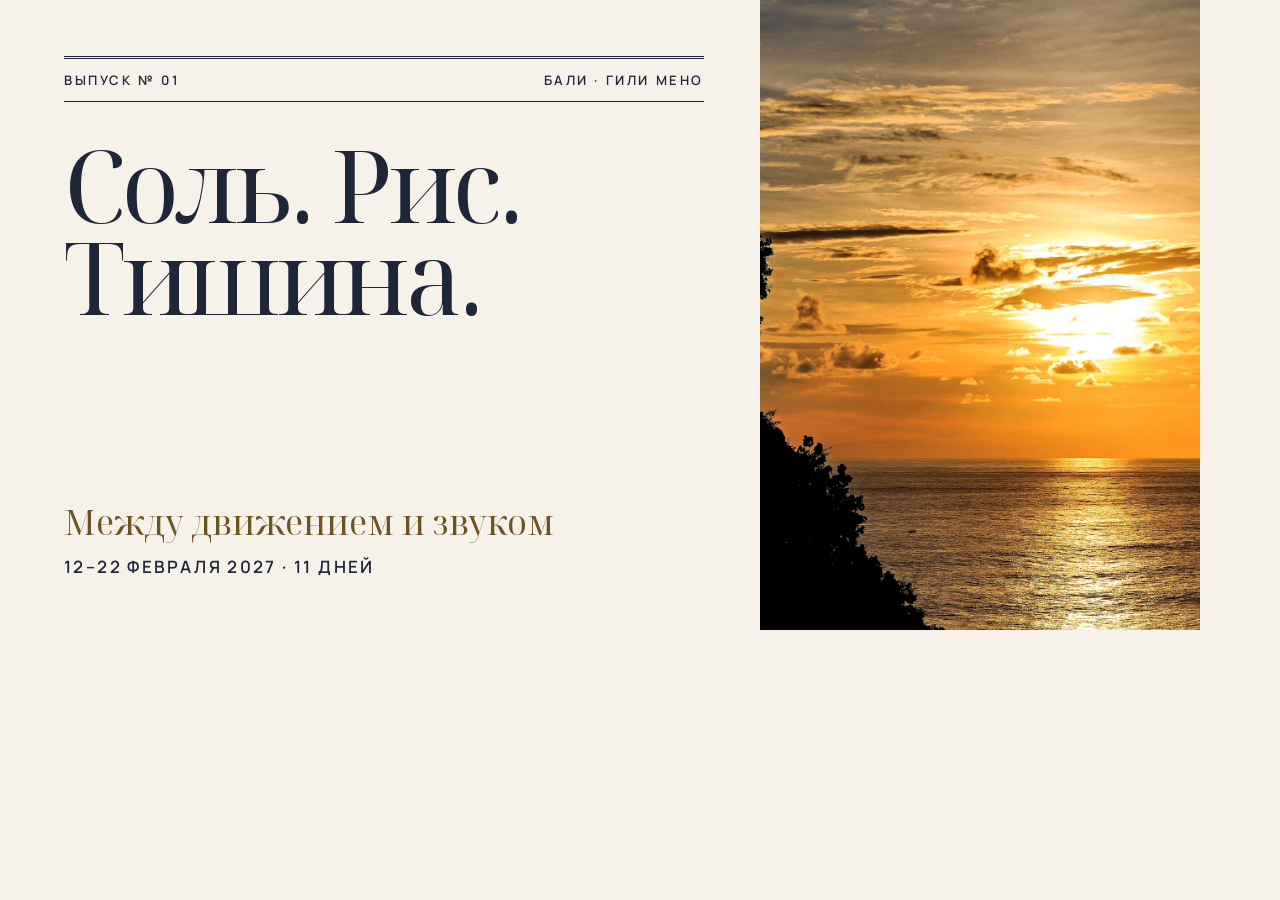
<file: _src/scripts/og/og-template.html>
<!DOCTYPE html>
<html lang="ru">
<head>
<meta charset="UTF-8">
<link href="https://fonts.googleapis.com/css2?family=Noto+Serif+Display:wght@400&family=Manrope:wght@500;600&display=swap" rel="stylesheet">
<style>
  * { box-sizing: border-box; margin: 0; }
  body {
    width: 1200px; height: 630px; position: relative; overflow: hidden;
    font-family: 'Manrope', sans-serif; color: #1f2638; background: #f6f2ea;
    display: grid; grid-template-columns: 1fr 440px;
  }
  .in { padding: 56px 56px 52px 64px; display: flex; flex-direction: column; }
  .strip { display: flex; justify-content: space-between; font-size: 13px; font-weight: 600;
    letter-spacing: .2em; text-transform: uppercase; border-top: 3px double #1f2638;
    border-bottom: 1px solid #1f2638; padding: 12px 0; }
  h1 { font-family: 'Noto Serif Display', serif; font-weight: 400; font-size: 100px;
    line-height: .92; letter-spacing: -.035em; margin-top: 36px; }
  h1 span { display: block; }
  .tag { font-family: 'Noto Serif Display', serif; font-weight: 400;
    font-size: 34px; color: #6c5320; margin-top: auto; }
  .dates { font-size: 17px; font-weight: 600; letter-spacing: .14em; text-transform: uppercase; margin-top: 10px; }
  .photo { position: relative; }
  img { position: absolute; inset: 0; width: 100%; height: 100%; object-fit: cover; object-position: 45% 40%; }
</style>
</head>
<body>
  <div class="in">
    <p class="strip"><span>Выпуск № 01</span><span>Бали · Гили Мено</span></p>
    <h1><span>Соль. Рис.</span><span>Тишина.</span></h1>
    <p class="tag">Между движением и звуком</p>
    <p class="dates">12–22 февраля 2027 · 11 дней</p>
  </div>
  <div class="photo"><img src="../../../images/cover.jpg" alt=""></div>
</body>
</html>
</file>
<file: styles.css>
/* =========================================================================
   Соль. Рис. Тишина. — выпуск глянцевого журнала о путешествии.
   Светлая бумага, антиква Noto Serif Display в заголовках, Manrope в тексте,
   чистый гротеск (Manrope), золото Arrowwood как солнце на странице.
   Палитра — Pantone весна 2027: Antique White, Blue Indigo, Arrowwood,
   Tarragon, Dolphin.
   ========================================================================= */

:root {
  --paper: #fbf8f2;        /* светлая глянцевая бумага */
  --cream: #f1ebdf;        /* Antique White 11-0102 */
  --ink: #151b2a;          /* Blue Indigo 19-4029, доведён до чернил */
  --muted: #43464f;        /* Dolphin 17-4101, затемнён для текста */
  --night: #1b2233;
  --night-2: #121826;
  --on-night: #fbf8f2;
  --on-night-muted: rgba(251, 248, 242, 0.76);
  --gold: #cba24c;         /* Arrowwood 14-0952, чуть насыщеннее */
  --gold-hover: #d9b25e;
  --gold-ink: #6c5320;     /* золото для текста на светлом */
  --reed: #575a3e;         /* Tarragon 16-0430 */
  --line: rgba(21, 27, 42, 0.14);
  --line-strong: rgba(21, 27, 42, 0.9);
  --line-night: rgba(246, 242, 234, 0.18);

  --display: 'Noto Serif Display', 'Didot', 'Bodoni 72', Georgia, serif;
  --sans: 'Manrope', -apple-system, BlinkMacSystemFont, 'Segoe UI', Roboto, sans-serif;

  --wrap: 1280px;
  --gutter: clamp(20px, 4.5vw, 64px);
  --section: clamp(84px, 11vw, 160px);
  --header-h: 68px;
}

*, *::before, *::after { box-sizing: border-box; }

html {
  color-scheme: light;
  scroll-behavior: smooth;
  scroll-padding-top: var(--header-h);
  -webkit-text-size-adjust: 100%;
}

body {
  margin: 0;
  background: var(--paper);
  color: var(--ink);
  font: 400 clamp(16px, 1.1vw, 18px) / 1.7 var(--sans);
  -webkit-font-smoothing: antialiased;
  overflow-x: clip;
}

[hidden] { display: none !important; }
img, picture { display: block; max-width: 100%; }
img { width: 100%; height: auto; }
p { margin: 0 0 1em; }
p:last-child { margin-bottom: 0; }
ul { margin: 0; padding: 0; list-style: none; }
figure { margin: 0; }
a { color: inherit; }
:focus-visible { outline: 2px solid var(--gold); outline-offset: 3px; }

.skip { position: absolute; left: -9999px; top: 12px; z-index: 100; background: var(--ink); color: var(--paper); padding: 10px 16px; }
.skip:focus { left: 12px; }

.wrap { width: 100%; max-width: var(--wrap); margin: 0 auto; padding-inline: var(--gutter); }

/* ---------- Типографика ---------- */

.label {
  font-size: 11px; font-weight: 600; letter-spacing: 0.22em; text-transform: uppercase;
  color: var(--muted); margin: 0 0 20px;
}
.label--accent { color: var(--gold-ink); }

.h2 {
  font-family: var(--display); font-weight: 400;
  font-size: clamp(42px, 5.8vw, 92px); line-height: 0.98; letter-spacing: -0.02em;
  margin: 0 0 clamp(28px, 4vw, 60px); max-width: 15ch; text-wrap: balance;
}
.h3 {
  font-family: var(--display); font-weight: 400;
  font-size: clamp(28px, 2.5vw, 38px); line-height: 1.08; letter-spacing: -0.01em; margin: 0 0 14px;
}
.h4 { font-size: 17px; font-weight: 600; margin: 0 0 10px; }

.lead { font-size: clamp(18px, 1.5vw, 22px); line-height: 1.6; color: var(--muted); max-width: 56ch; margin-bottom: clamp(36px, 5vw, 64px); }
.muted { color: var(--muted); }
.note { font-size: 14px; color: var(--muted); margin-top: 24px; }

/* ---------- Разделы ---------- */

.section { padding-block: var(--section); }
.section--tight { padding-block: clamp(48px, 6vw, 88px); }
.section--cream { background: var(--cream); }
.section--sand { background: var(--cream); }
.section--night { background: var(--night); color: var(--on-night); }
.section--night .label { color: var(--on-night-muted); }
.section--night .label--accent { color: var(--gold); }
.section--night .muted, .section--night .lead--night { color: var(--on-night-muted); }

/* ---------- Кнопки ---------- */

.btn {
  display: inline-flex; align-items: center; justify-content: center;
  min-height: 54px; padding: 15px 34px;
  font: 600 13px/1 var(--sans); letter-spacing: 0.14em; text-transform: uppercase;
  text-decoration: none; border: 1px solid transparent; border-radius: 999px; cursor: pointer;
  transition: background-color 0.25s ease, color 0.25s ease, border-color 0.25s ease, transform 0.25s ease;
}
.btn--primary { background: var(--gold); color: var(--ink); }
.btn--primary:hover { background: var(--gold-hover); transform: translateY(-1px); }
.btn--line { border-color: var(--line-strong); color: var(--ink); background: transparent; }
.btn--line:hover { background: var(--ink); color: var(--paper); }
.section--night .btn--line { border-color: var(--on-night-muted); color: var(--on-night); }
.section--night .btn--line:hover { background: var(--paper); color: var(--ink); }
.btn--sm { min-height: 44px; padding: 10px 22px; font-size: 12px; }
.btn--wide { width: 100%; }

/* ---------- Шапка ---------- */

.header {
  position: fixed; inset: 0 0 auto 0; z-index: 50;
  padding-top: env(safe-area-inset-top, 0px);
  background: var(--paper);
  transition: box-shadow 0.3s ease;
}
.header.is-scrolled { box-shadow: 0 1px 0 var(--line); }
.header__in {
  max-width: var(--wrap); margin: 0 auto; padding-inline: var(--gutter);
  min-height: var(--header-h); display: flex; align-items: center; gap: clamp(16px, 3vw, 40px);
}
.header__brand { font-family: var(--display); font-size: 22px; text-decoration: none; margin-right: auto; white-space: nowrap; }
.nav__list { display: flex; gap: clamp(16px, 2.2vw, 32px); }
.nav__list a { font-size: 12px; font-weight: 600; letter-spacing: 0.14em; text-transform: uppercase; text-decoration: none; color: var(--muted); padding-block: 8px; }
.nav__list a:hover { color: var(--ink); }

.burger {
  display: none; width: 44px; height: 44px; padding: 0; background: none; border: 0; color: inherit; cursor: pointer;
  flex-direction: column; justify-content: center; align-items: center; gap: 7px; position: relative; z-index: 2;
}
.burger span { display: block; width: 24px; height: 1.5px; background: currentColor; transition: transform 0.25s ease; }
.burger[aria-expanded='true'] span:first-child { transform: translateY(4.25px) rotate(45deg); }
.burger[aria-expanded='true'] span:last-child { transform: translateY(-4.25px) rotate(-45deg); }

@media (max-width: 1280px) {
  .burger { display: flex; }
  .header__cta { display: none; }
  .nav {
    position: fixed; inset: 0; z-index: 1; background: var(--night); color: var(--on-night);
    padding: calc(var(--header-h) + env(safe-area-inset-top, 0px) + 24px) var(--gutter) 40px;
    transform: translateY(-100%); transition: transform 0.35s ease;
  }
  .nav.is-open { transform: none; }
  .nav__list { flex-direction: column; gap: 0; }
  .nav__list a {
    display: block; font-family: var(--display); font-size: 34px; font-weight: 400;
    letter-spacing: 0; text-transform: none; color: var(--on-night);
    padding-block: 12px; border-bottom: 1px solid var(--line-night);
  }
  .header:has(.nav.is-open) { background: transparent; color: var(--on-night); box-shadow: none; }
}

/* ---------- Обложка ---------- */

.cover { padding-top: calc(var(--header-h) + env(safe-area-inset-top, 0px) + clamp(16px, 2.4vw, 32px)); padding-bottom: clamp(48px, 6vw, 96px); }
.cover__strip {
  display: flex; justify-content: space-between; gap: 16px; flex-wrap: wrap;
  font-size: 11px; font-weight: 600; letter-spacing: 0.22em; text-transform: uppercase;
  border-top: 2px solid var(--ink); border-bottom: 1px solid var(--ink);
  padding-block: 10px;
}
.cover__title {
  font-family: var(--display); font-weight: 400;
  font-size: clamp(58px, 8.3vw, 132px); line-height: 0.95; letter-spacing: -0.035em;
  margin: clamp(18px, 2.4vw, 32px) 0 clamp(28px, 3.6vw, 52px);
  /* Как название журнала: одна строка во всю ширину полосы */
  display: flex; justify-content: space-between; white-space: nowrap;
}
.cover__grid { display: grid; grid-template-columns: minmax(0, 5fr) minmax(0, 6fr); gap: clamp(32px, 5vw, 80px); align-items: start; }
.cover__tagline { font-family: var(--display); font-weight: 400; font-size: clamp(28px, 2.8vw, 44px); line-height: 1.1; color: var(--gold-ink); margin-bottom: 18px; }
.cover__sub { font-size: clamp(17px, 1.3vw, 19px); color: var(--muted); max-width: 36ch; margin-bottom: 28px; }
.cover__facts { margin: 0 0 32px; display: grid; gap: 0; border-top: 1px solid var(--line); }
.cover__fact { display: grid; grid-template-columns: 130px 1fr; gap: 12px; padding-block: 12px; border-bottom: 1px solid var(--line); }
.cover__fact dt { font-size: 11px; font-weight: 600; letter-spacing: 0.2em; text-transform: uppercase; color: var(--muted); padding-top: 4px; }
.cover__fact dd { margin: 0; font-weight: 500; }
.cover__actions { display: flex; flex-wrap: wrap; gap: 12px; margin-bottom: clamp(36px, 4.5vw, 56px); }
.cover__lines li + li { margin-top: 18px; }
.cover__lines a { display: block; text-decoration: none; }
.cover__kicker { display: block; font-size: 11px; font-weight: 600; letter-spacing: 0.22em; text-transform: uppercase; color: var(--gold-ink); margin-bottom: 4px; }
.cover__line { font-family: var(--sans); font-weight: 600; font-size: clamp(17px, 1.3vw, 19px); line-height: 1.4; }
.cover__lines a:hover .cover__line { text-decoration: underline; text-decoration-thickness: 1px; text-underline-offset: 5px; }
.cover__photo { position: relative; }
.cover__photo img { aspect-ratio: 4 / 5; object-fit: cover; }

/* Печать на обложке */
.stamp {
  position: absolute; left: clamp(-64px, -4.4vw, -28px); bottom: clamp(28px, 4vw, 64px);
  width: clamp(124px, 11vw, 168px); aspect-ratio: 1; border-radius: 50%;
  background: var(--gold); color: var(--ink); display: grid; place-items: center;
  box-shadow: 0 14px 40px rgba(31, 38, 56, 0.22);
}
.stamp svg { position: absolute; inset: 0; width: 100%; height: 100%; animation: stamp 36s linear infinite; }
.stamp text { font: 600 12.5px var(--sans); letter-spacing: 0.16em; text-transform: uppercase; fill: var(--ink); }
.stamp__c { font-family: var(--display); font-weight: 400; font-size: clamp(38px, 3.4vw, 52px); line-height: 0.85; text-align: center; }
.stamp__c small { display: block; font: 600 9px var(--sans); letter-spacing: 0.22em; text-transform: uppercase; margin-top: 6px; }
@keyframes stamp { to { transform: rotate(360deg); } }

/* Короткая строка с местом, датами и ценой и кнопка под заголовком: только на телефоне */
.cover__quick { display: none; }
.cover__brief { font-weight: 600; font-size: 17px; line-height: 1.45; margin: 0; }

@media (max-width: 860px) {
  .cover__quick { display: grid; gap: 16px; justify-items: start; margin: 4px 0 28px; }
  .cover__actions .btn--primary { display: none; }
  .cover__grid { grid-template-columns: 1fr; }
  .cover__photo { order: -1; }
  .stamp { left: auto; right: 14px; bottom: 14px; width: 112px; }
  .cover__title { flex-direction: column; justify-content: flex-start; }
}

/* ---------- Бегущая строка ---------- */

.refrain { background: var(--gold); color: var(--ink); overflow: hidden; padding-block: 16px; }
.refrain__track { display: flex; width: max-content; gap: 72px; animation: refrain 60s linear infinite; }
.refrain__track span { font-family: var(--display); font-weight: 400; font-size: clamp(22px, 2.2vw, 32px); white-space: nowrap; }
@keyframes refrain { to { transform: translateX(-50%); } }

/* ---------- Разворот ---------- */

.spread { position: relative; background: var(--paper); margin: 0; }
.spread picture { position: relative; }
.spread img { aspect-ratio: 2 / 1; object-fit: cover; }
.spread__over {
  position: absolute; left: 0; right: 0; top: 0; aspect-ratio: 2 / 1;
  display: flex; align-items: flex-end;
  background: linear-gradient(180deg, rgba(12, 16, 26, 0) 22%, rgba(12, 16, 26, 0.5) 55%, rgba(12, 16, 26, 0.9) 100%);
  pointer-events: none;
}
.spread__line {
  font-family: var(--display); font-weight: 400; color: #fff;
  font-size: clamp(30px, 4.4vw, 68px); line-height: 1.05; letter-spacing: -0.015em;
  text-shadow: 0 2px 18px rgba(0, 0, 0, 0.55), 0 1px 3px rgba(0, 0, 0, 0.4);
  margin: 0 auto; padding-bottom: clamp(24px, 4vw, 56px); max-width: var(--wrap);
}
@media (max-width: 640px) {
  .spread img, .spread__over { aspect-ratio: 4 / 5; }
  .spread img { object-position: 50% 50%; }
}

/* ---------- Цифры ---------- */

.numbers { padding-block: clamp(44px, 6vw, 88px) 0; }
.numbers__row { display: grid; grid-template-columns: repeat(4, minmax(0, 1fr)); border-block: 1px solid var(--line-strong); }
.num { padding: clamp(20px, 2.6vw, 36px) clamp(14px, 2vw, 32px); border-left: 1px solid var(--line); }
.num:first-child { border-left: 0; padding-left: 0; }
.num__n { font-family: var(--display); font-weight: 400; font-size: clamp(64px, 8.4vw, 136px); line-height: 0.85; letter-spacing: -0.03em; color: var(--gold-ink); margin: 0; }
.num__t { font-size: 11px; font-weight: 600; letter-spacing: 0.2em; text-transform: uppercase; color: var(--ink); margin-top: 14px; max-width: 18ch; }
@media (max-width: 700px) {
  .numbers__row { grid-template-columns: repeat(2, 1fr); }
  .num:nth-child(3) { border-left: 0; padding-left: 0; }
  .num:nth-child(n+3) { border-top: 1px solid var(--line); }
}

/* ---------- Манифест ---------- */

.intro { padding-block: var(--section); }
.intro__grid { display: grid; grid-template-columns: minmax(0, 5fr) minmax(0, 7fr); gap: clamp(32px, 6vw, 100px); align-items: center; }
.intro__media { position: relative; }
.intro__main img { aspect-ratio: 4 / 5; object-fit: cover; }
.intro__small { position: absolute; right: 0; bottom: 0; width: 46%; border: clamp(6px, 0.8vw, 12px) solid var(--paper); }
.intro__small img { aspect-ratio: 4 / 5; object-fit: cover; }
.intro__lead { font-family: var(--sans); font-weight: 500; font-size: clamp(21px, 1.9vw, 29px); line-height: 1.5; letter-spacing: -0.005em; color: var(--ink); max-width: 34ch; }
@media (max-width: 860px) { .intro__grid { grid-template-columns: 1fr; } }

/* ---------- Лента «Бали в кадрах» ---------- */

.strip { padding-block: var(--section); }
.strip__head { margin-bottom: clamp(24px, 3vw, 40px); }
.strip__frame { position: relative; }
.strip__viewport { overflow-x: auto; overscroll-behavior-x: contain; scrollbar-width: none; cursor: grab; }
.strip__viewport::-webkit-scrollbar { display: none; }
.strip__viewport:focus-visible { outline: 2px solid var(--gold); outline-offset: 4px; }
.strip__track { display: flex; width: max-content; }
.strip__btn {
  position: absolute; top: 50%; z-index: 2; width: 56px; height: 56px; margin-top: -28px;
  display: grid; place-items: center; border-radius: 50%; border: 0; cursor: pointer;
  background: var(--paper); color: var(--ink); box-shadow: 0 10px 30px rgba(0, 0, 0, 0.35);
  transition: background 0.2s ease, transform 0.2s ease;
}
.strip__btn:hover { background: var(--gold); transform: scale(1.06); }
.strip__btn:focus-visible { outline: 2px solid var(--gold); outline-offset: 3px; }
.strip__btn svg { width: 24px; height: 24px; fill: none; stroke: currentColor; stroke-width: 2; stroke-linecap: round; stroke-linejoin: round; }
.strip__btn--prev { left: clamp(12px, 3vw, 40px); }
.strip__btn--next { right: clamp(12px, 3vw, 40px); }
html:not(.js) .strip__btn { display: none; }
@media (max-width: 700px) { .strip__btn { width: 46px; height: 46px; margin-top: -23px; } }
.strip__item { flex: none; margin: 0 clamp(10px, 1.2vw, 18px) 0 0; --h: clamp(240px, 25vw, 380px); }
.strip__item img { height: var(--h); width: auto; object-fit: cover; aspect-ratio: 3 / 2; }
.strip__item--tall img { aspect-ratio: 4 / 5; }
.strip__item--sq img { aspect-ratio: 1; }
.strip__item:nth-child(even) { margin-top: clamp(24px, 3vw, 48px); }
.strip__item:nth-child(odd) { margin-bottom: clamp(24px, 3vw, 48px); }

/* ---------- Фото-разрыв ---------- */

.pbreak { position: relative; margin: 0; color: var(--paper); }
.pbreak img { aspect-ratio: 21 / 9; object-fit: cover; min-height: 360px; }
.pbreak__over {
  position: absolute; inset: 0; display: flex; flex-direction: column; justify-content: flex-end;
  padding-bottom: clamp(28px, 5vw, 72px);
  background: linear-gradient(180deg, rgba(20, 24, 34, 0) 25%, rgba(20, 24, 34, 0.68) 100%);
  max-width: none;
}
.pbreak__text { display: block; max-width: 44ch; margin-top: clamp(14px, 1.6vw, 22px); font-size: clamp(16px, 1.3vw, 19px); line-height: 1.55; color: rgba(255, 255, 255, 0.92); text-shadow: 0 1px 10px rgba(0, 0, 0, 0.55); }
.pbreak__line { text-shadow: 0 2px 18px rgba(0, 0, 0, 0.5); font-family: var(--display); font-weight: 400; font-size: clamp(40px, 7vw, 112px); line-height: 0.95; letter-spacing: -0.02em; max-width: 14ch; }
@media (max-width: 700px) { .pbreak img { aspect-ratio: 4 / 5; } }

/* ---------- Карта ---------- */

.map { margin: clamp(8px, 2vw, 24px) 0 clamp(48px, 6vw, 96px); }
.map__svg { display: block; width: 100%; height: auto; overflow: hidden; }
/* Размер подписей в единицах viewBox: на узкой карте города мельче, мелкие точки крупнее */
.map__svg--wide { --fs-stay: 1; --fs-spot: 1; --fs-sea: 1; }
.map__svg--narrow { display: none; --fs-stay: 1; --fs-spot: 1.6; --fs-sea: 1.1; }
@media (max-width: 1000px) { .map__svg--wide { --fs-stay: 1.3; --fs-spot: 1.3; --fs-sea: 1.2; } }
@media (max-width: 700px) {
  .map { margin-inline: calc(var(--gutter) * -1); }
  .map__legend { padding-inline: var(--gutter); }
  .map__svg--wide { display: none; } .map__svg--narrow { display: block; }
}
.map__land { fill: #dcd4bd; stroke: rgba(31, 38, 56, 0.28); stroke-width: 1; }
.map__sea { font-family: var(--sans); font-weight: 500; font-size: calc(17px * var(--fs-sea)); letter-spacing: 0.08em; fill: var(--muted); }
.map__island { font-family: var(--display); font-weight: 400; font-size: calc(46px * var(--fs-sea)); letter-spacing: 0.32em; text-transform: uppercase; fill: rgba(31, 38, 56, 0.28); }
.map__route { fill: none; stroke: #a8823a; stroke-width: 3; stroke-linecap: round; stroke-dasharray: 1 9; }
.map__route--back { stroke-width: 2; opacity: 0.7; }
.map__trip { fill: none; stroke: var(--reed); stroke-width: 1.4; stroke-dasharray: 3 5; opacity: 0.8; }
.map__draw { fill: none; stroke: #fff; stroke-width: 14; stroke-dasharray: 1 1; stroke-dashoffset: 0; }
.js .map .map__draw { stroke-dashoffset: 1; transition: stroke-dashoffset 2.6s cubic-bezier(0.45, 0, 0.2, 1) 0.4s; }
.js .map .map__draw--late { transition-delay: 2.6s; transition-duration: 1.6s; }
.js .map.is-visible .map__draw { stroke-dashoffset: 0; }
.map__stay circle { fill: var(--ink); }
.map__stay .map__halo { fill: none; stroke: var(--gold); stroke-width: 1.5; transform-box: fill-box; transform-origin: center; animation: halo 3.2s ease-out infinite; }
.map__stay text { font-family: var(--display); font-weight: 400; font-size: calc(28px * var(--fs-stay)); fill: var(--ink); }
.map__roman { fill: var(--gold-ink); }
.map__spot circle { fill: var(--paper); stroke: var(--ink); stroke-width: 1.5; }
.map__spot text { font-family: var(--sans); font-weight: 600; font-size: calc(12px * var(--fs-spot)); letter-spacing: 0.16em; text-transform: uppercase; fill: var(--muted); }
@keyframes halo { 0% { transform: scale(0.6); opacity: 1; } 100% { transform: scale(1.6); opacity: 0; } }
.map__legend { display: flex; flex-wrap: wrap; align-items: center; gap: 8px 12px; font-size: 11px; font-weight: 600; letter-spacing: 0.2em; text-transform: uppercase; color: var(--muted); margin-top: 16px; }
.map__key { display: inline-block; width: 36px; height: 0; border-top: 3px dotted #a8823a; }
.map__key--trip { border-top: 1.5px dashed var(--reed); margin-left: 16px; }

/* ---------- Главы маршрута ---------- */

.chapters { display: grid; grid-template-columns: repeat(4, minmax(0, 1fr)); gap: clamp(16px, 2vw, 28px); }
.chapter:nth-child(even) { margin-top: clamp(0px, 5vw, 72px); }
.chapter__media { position: relative; overflow: hidden; margin-bottom: 18px; }
.chapter__media img { aspect-ratio: 3 / 4; object-fit: cover; transition: transform 1.2s ease; }
.chapter__media::after { content: ''; position: absolute; inset: 0; background: linear-gradient(180deg, rgba(20, 24, 34, 0.42) 0%, rgba(20, 24, 34, 0) 38%); pointer-events: none; }
.chapter:hover .chapter__media img { transform: scale(1.04); }
.chapter__roman {
  position: absolute; left: 14px; top: 8px; font-family: var(--display); font-weight: 400;
  z-index: 1; font-size: clamp(56px, 5.4vw, 88px); line-height: 1; color: var(--paper); text-shadow: 0 2px 24px rgba(20, 24, 34, 0.45);
}
.chapter__num { font-size: 11px; font-weight: 600; letter-spacing: 0.2em; text-transform: uppercase; color: var(--gold-ink); margin-bottom: 8px; }
.chapter__name { font-family: var(--display); font-weight: 400; font-size: clamp(30px, 2.6vw, 44px); line-height: 1; letter-spacing: -0.02em; margin: 0 0 10px; }
.chapter__text { color: var(--muted); font-size: 16px; }

@media (max-width: 960px) { .chapters { grid-template-columns: repeat(2, 1fr); row-gap: 40px; } }
@media (max-width: 540px) {
  .chapters { grid-template-columns: none; grid-auto-flow: column; grid-auto-columns: 78%; overflow-x: auto; scroll-snap-type: x mandatory; padding-bottom: 8px; margin-inline: calc(var(--gutter) * -1); padding-inline: var(--gutter); scroll-padding-inline: var(--gutter); }
  .chapter { scroll-snap-align: start; }
  .chapter:nth-child(even) { margin-top: 0; }
}

/* ---------- Практики ---------- */

.practices { display: grid; grid-template-columns: repeat(2, 1fr); gap: clamp(28px, 5vw, 80px); }
.practice:nth-child(2) { margin-top: clamp(0px, 9vw, 140px); }
.practice__media { margin-bottom: 26px; overflow: hidden; }
.practice__media img { aspect-ratio: 4 / 5; object-fit: cover; transition: transform 1.2s ease; }
.practice:hover .practice__media img { transform: scale(1.03); }
.practice__items { font-size: 14px; font-weight: 500; color: var(--reed); margin-top: 16px; }

@media (max-width: 860px) {
  .practices { grid-template-columns: 1fr; }
  .practice:nth-child(2) { margin-top: 0; }
}

/* ---------- Ведущие ---------- */

.leaders { display: grid; grid-template-columns: repeat(2, 1fr); gap: clamp(28px, 5vw, 80px); }
.leader__media { margin-bottom: 26px; overflow: hidden; }
.leader__media img { aspect-ratio: 4 / 5; object-fit: cover; object-position: 50% 30%; transition: transform 1.2s ease; }
.leader:hover .leader__media img { transform: scale(1.03); }
.leader__name { font-family: var(--display); font-weight: 400; font-size: clamp(42px, 4.4vw, 68px); line-height: 1; letter-spacing: -0.02em; margin: 0 0 16px; }

.lab__grid { display: grid; grid-template-columns: minmax(0, 5fr) minmax(0, 7fr); gap: clamp(32px, 6vw, 96px); align-items: center; }
.lab__shots { display: grid; grid-template-columns: repeat(3, 1fr); gap: clamp(8px, 1.2vw, 16px); }
.lab__shot img { aspect-ratio: 3 / 4; object-fit: cover; }
.lab__shot:nth-child(2) { margin-top: clamp(24px, 4vw, 64px); }
.lab__shot:nth-child(3) { margin-top: clamp(12px, 2vw, 32px); }

.org-section { background: var(--cream); }
.org { display: grid; grid-template-columns: minmax(0, 5fr) minmax(0, 7fr); gap: clamp(32px, 6vw, 100px); align-items: center; }
.org__media { position: relative; }
.org__media img { aspect-ratio: 4 / 5; object-fit: cover; object-position: 50% 35%; }
.org__media::after { content: ''; position: absolute; inset: 18px -18px -18px 18px; border: 1px solid var(--gold); z-index: -1; }
.org__media { isolation: isolate; }
.org__name { font-family: var(--display); font-weight: 400; font-size: clamp(48px, 6.4vw, 104px); line-height: 0.95; letter-spacing: -0.03em; margin: 0 0 clamp(20px, 2.6vw, 36px); }
.org__years { display: flex; align-items: flex-end; gap: 16px; font-size: 11px; font-weight: 600; letter-spacing: 0.2em; text-transform: uppercase; margin-bottom: 18px; }
.org__years span { font-family: var(--display); font-weight: 400; font-size: clamp(72px, 7vw, 112px); line-height: 0.8; letter-spacing: -0.03em; text-transform: none; color: var(--gold-ink); }
.org__places { font-family: var(--sans); font-weight: 600; font-size: clamp(16px, 1.3vw, 19px); letter-spacing: 0.02em; line-height: 1.5; padding-block: 16px; border-block: 1px solid var(--line); margin-bottom: 22px; }
.org__lead { font-size: clamp(17px, 1.3vw, 19px); color: var(--muted); max-width: 46ch; margin-bottom: 28px; }
@media (max-width: 860px) { .leaders, .lab__grid { grid-template-columns: 1fr; } }
@media (max-width: 860px) { .org { grid-template-columns: 1fr; } .org__media { max-width: 420px; margin-right: 18px; } }

/* ---------- Где живём ---------- */

.stay { display: flex; flex-direction: column; gap: clamp(64px, 8vw, 128px); }
.stay__place { display: grid; grid-template-columns: minmax(0, 4fr) minmax(0, 8fr); gap: clamp(28px, 5vw, 72px); align-items: center; }
.stay__place--flip { grid-template-columns: minmax(0, 8fr) minmax(0, 4fr); }
.stay__place--flip .stay__text { order: 2; }
.stay__name { font-family: var(--display); font-weight: 400; font-size: clamp(46px, 5vw, 80px); line-height: 1; letter-spacing: -0.02em; margin: 0 0 18px; }
.stay__name--sm { font-size: clamp(36px, 3.2vw, 52px); }
.stay__shots { display: grid; grid-template-columns: repeat(2, 1fr); gap: clamp(10px, 1.2vw, 16px); }
.stay__shot { overflow: hidden; }
.stay__shot img { aspect-ratio: 4 / 3; object-fit: cover; transition: transform 1.2s ease; }
.stay__shot:hover img { transform: scale(1.03); }
.stay__shot--wide { grid-column: span 2; }
.stay__shot--wide img { aspect-ratio: 3 / 2; }
.stay__plainrow { display: grid; grid-template-columns: repeat(2, 1fr); gap: clamp(28px, 5vw, 80px); margin-top: clamp(64px, 8vw, 110px); }
.stay__plain { border-top: 1px solid var(--line-strong); padding-top: 26px; }

@media (max-width: 860px) {
  .stay__place, .stay__place--flip { grid-template-columns: 1fr; }
  .stay__place--flip .stay__text { order: 0; }
  .stay__plainrow { grid-template-columns: 1fr; }
}

/* ---------- Программа ---------- */

.prog__head { display: flex; align-items: flex-end; justify-content: space-between; gap: 24px 48px; flex-wrap: wrap; }
.prog__head .h2 { margin-bottom: 0; }
.prog__toggle {
  display: inline-flex; align-items: center; gap: 18px; min-height: 56px; padding: 0 28px;
  background: var(--ink); color: var(--paper); border: 0; border-radius: 999px; cursor: pointer;
  font: 600 13px/1 var(--sans); letter-spacing: 0.16em; text-transform: uppercase; transition: background 0.2s ease;
}
.prog__toggle:hover { background: var(--night); }
html:not(.js) .prog__toggle { display: none; }
.prog__toggle:focus-visible { outline: 2px solid var(--gold); outline-offset: 3px; }
.prog__toggle .plus { color: var(--gold); }
.prog__days { max-width: 980px; margin-top: clamp(36px, 5vw, 64px); }
.prog__chapter + .prog__chapter { margin-top: clamp(40px, 5vw, 64px); }
.prog__chapter-name { font-family: var(--display); font-weight: 400; font-size: clamp(30px, 2.6vw, 40px); margin: 0 0 8px; }
.prog__chapter-name span { font-family: var(--sans); font-size: 11px; font-weight: 600; letter-spacing: 0.2em; text-transform: uppercase; color: var(--gold-ink); margin-left: 12px; }

.day { border-top: 1px solid var(--line); }
.prog__chapter .day:last-child { border-bottom: 1px solid var(--line); }
.day__h { margin: 0; font: inherit; }
.day__btn { width: 100%; display: grid; grid-template-columns: 112px 1fr auto 20px; gap: 20px; align-items: center; padding: 16px 0; background: none; border: 0; text-align: left; font: inherit; color: inherit; cursor: pointer; }
.day__thumb { position: relative; display: block; overflow: hidden; }
.day__thumb img { aspect-ratio: 4 / 3; object-fit: cover; transition: transform 0.8s ease; }
.day__btn:hover .day__thumb img { transform: scale(1.06); }
.day__n { position: absolute; left: 8px; bottom: 2px; font-family: var(--display); font-size: 34px; line-height: 1; color: var(--paper); text-shadow: 0 1px 12px rgba(20, 24, 34, 0.6); }
.day__title { font-size: clamp(17px, 1.3vw, 20px); font-weight: 600; }
.day__sum { display: block; font-weight: 400; font-size: 15px; color: var(--muted); margin-top: 4px; line-height: 1.45; }
.day__date { font-size: 14px; color: var(--muted); }
.day__panel { padding: 0 0 22px 132px; max-width: 76ch; }
.day__block { display: grid; grid-template-columns: 96px 1fr; gap: 16px; padding-block: 10px; border-top: 1px solid var(--line); font-size: 16px; }
.day__time { font-size: 11px; font-weight: 600; letter-spacing: 0.16em; text-transform: uppercase; color: var(--gold-ink); padding-top: 5px; }

.plus { position: relative; flex: none; width: 16px; height: 16px; align-self: center; }
.plus::before, .plus::after { content: ''; position: absolute; background: currentColor; transition: transform 0.25s ease; }
.plus::before { left: 0; right: 0; top: 7.5px; height: 1px; }
.plus::after { top: 0; bottom: 0; left: 7.5px; width: 1px; }
[aria-expanded='true'] .plus::after { transform: scaleY(0); }

@media (max-width: 560px) {
  .day__btn { grid-template-columns: 84px 1fr 20px; gap: 14px; }
  .day__date { grid-column: 2; grid-row: 2; font-size: 13px; }
  .day__sum { display: none; }
  .day__n { font-size: 26px; }
  .day__panel { padding-left: 0; }
  .day__block { grid-template-columns: 1fr; gap: 2px; }
}

/* ---------- Условия и дорога ---------- */

.road { display: grid; grid-template-columns: repeat(4, minmax(0, 1fr)); gap: clamp(20px, 3vw, 44px); }
.road__row { border-top: 2px solid var(--ink); padding-top: 18px; }
.road__time { font-size: 11px; font-weight: 600; letter-spacing: 0.2em; text-transform: uppercase; color: var(--gold-ink); margin-bottom: 14px; }
.road__title { font-family: var(--display); font-weight: 400; font-size: clamp(26px, 2.2vw, 34px); line-height: 1.1; margin: 0 0 10px; }
@media (max-width: 900px) { .road { grid-template-columns: repeat(2, 1fr); row-gap: 36px; } }
@media (max-width: 520px) { .road { grid-template-columns: 1fr; } }

/* ---------- Что входит ---------- */

.pack { display: grid; grid-template-columns: repeat(2, 1fr); gap: clamp(28px, 5vw, 80px); margin-bottom: clamp(40px, 5vw, 64px); }
.pack__h { font-size: 11px; font-weight: 600; letter-spacing: 0.22em; text-transform: uppercase; color: var(--gold-ink); margin: 0 0 10px; }
.pack__list li { position: relative; padding: 13px 0 13px 30px; border-top: 1px solid var(--line); }
.pack__list--in li::before { content: ''; position: absolute; left: 0; top: 25px; width: 16px; height: 2px; background: var(--gold); }
.pack__list--out li { color: var(--muted); }
.pack__list--out li::before { content: ''; position: absolute; left: 4px; top: 21px; width: 7px; height: 7px; border: 1px solid var(--muted); border-radius: 50%; }
@media (max-width: 700px) { .pack { grid-template-columns: 1fr; } }

/* ---------- Вопросы ---------- */

.faq__list { max-width: 920px; }
.faq__side { margin-bottom: clamp(28px, 4vw, 48px); }
.qa { border-top: 1px solid var(--line); }
.qa:last-child { border-bottom: 1px solid var(--line); }
.qa__h { margin: 0; font: inherit; }
.qa__btn { width: 100%; display: flex; justify-content: space-between; align-items: center; gap: 24px; padding: 22px 0; background: none; border: 0; text-align: left; cursor: pointer; color: inherit; font: 600 clamp(17px, 1.3vw, 19px) / 1.4 var(--sans); }
.qa__panel { padding-bottom: 24px; color: var(--muted); max-width: 64ch; }
@media (max-width: 900px) { .faq { grid-template-columns: 1fr; } .faq__side { margin-bottom: clamp(28px, 4vw, 48px); } }

/* ---------- Заявка ---------- */

.req { display: grid; grid-template-columns: minmax(0, 5fr) minmax(0, 7fr); gap: clamp(32px, 6vw, 96px); align-items: start; }
.req__contacts { color: var(--on-night-muted); }
.req__contacts a { color: var(--gold); display: inline-block; padding-block: 12px; margin-block: -12px; }
.card { background: var(--paper); color: var(--ink); padding: clamp(24px, 3.5vw, 52px); }
.form { display: flex; flex-direction: column; gap: 22px; }
.form__row { display: grid; grid-template-columns: repeat(2, 1fr); gap: 20px; }
.field { display: flex; flex-direction: column; gap: 6px; border: 0; padding: 0; margin: 0; min-width: 0; }
.field__label { font-size: 11px; font-weight: 600; letter-spacing: 0.16em; text-transform: uppercase; color: var(--muted); padding: 0; }
.field__input { font: inherit; font-size: 16px; color: var(--ink); background: #fffdf8; border: 1px solid var(--line); border-radius: 2px; padding: 12px 14px; min-height: 50px; width: 100%; }
textarea.field__input { resize: vertical; min-height: 96px; }
.field__input:focus { outline: 2px solid var(--gold); outline-offset: 0; border-color: transparent; }
.field__input[aria-invalid='true'] { border-color: #9a3324; }
.field__hint { font-size: 13px; color: var(--muted); }
.field__error { font-size: 13px; color: #9a3324; }
.radios { display: flex; flex-wrap: wrap; gap: 4px 20px; }
.radio, .check { display: flex; align-items: center; gap: 10px; min-height: 44px; cursor: pointer; }
.radio input, .check input { width: 18px; height: 18px; accent-color: var(--ink); margin: 0; flex: none; }
.check span { font-size: 15px; color: var(--muted); }
.hp { position: absolute; left: -9999px; width: 1px; height: 1px; overflow: hidden; }
.result .h3 { margin-bottom: 8px; }
.result--error .h3 { color: #9a3324; }
.result a { color: var(--ink); }
@media (max-width: 900px) { .req { grid-template-columns: 1fr; } }
@media (max-width: 560px) { .form__row { grid-template-columns: 1fr; } }

/* ---------- Подвал ---------- */

.footer { background: var(--night-2); color: var(--on-night-muted); padding-block: clamp(56px, 7vw, 96px) calc(clamp(56px, 7vw, 96px) + env(safe-area-inset-bottom, 0px)); }
.footer__name { font-family: var(--display); font-weight: 400; font-size: clamp(44px, 6vw, 96px); letter-spacing: -0.03em; color: var(--on-night); line-height: 1; margin-bottom: 12px; }
.footer__links { display: flex; flex-wrap: wrap; gap: 8px 28px; margin: 28px 0; padding-block: 18px; border-block: 1px solid var(--line-night); }
.footer__links a { color: var(--gold); text-decoration: none; padding-block: 10px; font-weight: 500; }
.footer__links a:hover { text-decoration: underline; }
.footer__small { font-size: 14px; max-width: 70ch; }
.credits { font-size: 13px; margin-top: 16px; max-width: 90ch; }
.credits summary { cursor: pointer; font-size: 14px; padding-block: 10px; }
.credits ul { columns: 2 320px; column-gap: 32px; margin: 10px 0; }
.credits li { break-inside: avoid; padding-block: 3px; }
.credits a { color: var(--gold); }

/* ---------- Мобильная панель ---------- */

.mobile-bar {
  display: none; position: fixed; left: 0; right: 0; bottom: 0; z-index: 40;
  align-items: center; justify-content: space-between; gap: 16px;
  background: var(--night); color: var(--on-night);
  padding: 10px var(--gutter) calc(10px + env(safe-area-inset-bottom, 0px));
  transition: transform 0.3s ease;
}
.mobile-bar--hidden { transform: translateY(110%); }
.mobile-bar__info { font-size: 14px; font-weight: 500; }
@media (max-width: 760px) { .mobile-bar { display: flex; } body { padding-bottom: 68px; } }

/* ---------- Типографика: три стиля и один дополнительный ----------
   1. Заголовки — антиква Noto Serif Display 400 (размеры разные, стиль один).
   2. Текст — Manrope 400.
   3. Метки — Manrope 600, 12 px, заглавные, разрядка 0.14em.
   4. Акцент (дополнительный) — Manrope 600 в размер текста.
   Правила ниже перекрывают частные настройки выше, чтобы стилей не множилось. */

.label, .cover__strip, .cover__fact dt, .cover__kicker, .num__t, .map__legend, .chapter__num,
.org__years, .prog__chapter-name span, .day__time, .day__date, .road__time, .pack__h,
.field__label, .btn, .btn--sm, .prog__toggle, .mobile-bar__info {
  font-family: var(--sans); font-size: 12px; font-weight: 600; letter-spacing: 0.14em;
  text-transform: uppercase; font-style: normal;
}
@media (min-width: 901px) { .nav__list a { font-size: 12px; font-weight: 600; letter-spacing: 0.14em; } }
.map__sea, .map__spot text { font-family: var(--sans); font-weight: 600; letter-spacing: 0.14em; text-transform: uppercase; }
.map__sea { font-size: calc(12px * var(--fs-sea)); }

body, .lead, .cover__sub, .cover__fact dd, .intro__lead, .chapter__text, .muted, .org__lead,
.day__sum, .day__block, .qa__panel, .pack__list li, .road__row .muted {
  font-family: var(--sans); font-weight: 400; letter-spacing: 0;
}
.cover__sub, .cover__fact dd, .org__lead, .chapter__text, .pack__list li { font-size: clamp(16px, 1.15vw, 18px); line-height: 1.6; }
.lead, .intro__lead { font-size: clamp(19px, 1.5vw, 22px); line-height: 1.6; }
.intro__lead { max-width: 36ch; }

.cover__line, .practice__items, .org__places, .day__title, .qa__btn, .h4, .footer__links a {
  font-family: var(--sans); font-weight: 600; font-size: clamp(16px, 1.2vw, 18px); line-height: 1.45; letter-spacing: 0; text-transform: none;
}
.practice__items { color: var(--ink); margin-top: 0; }
.cover__tagline { font-size: clamp(26px, 2.4vw, 38px); }

.lab__text .h2 { font-size: clamp(34px, 3.4vw, 52px); overflow-wrap: break-word; hyphens: auto; }
#practices .h2 { max-width: 20ch; }

/* ---------- Цены ---------- */

.tiers { display: grid; grid-template-columns: repeat(2, minmax(0, 1fr)); gap: clamp(12px, 2vw, 24px); max-width: 860px; }
.tier { background: var(--paper); border: 1px solid var(--line); padding: clamp(24px, 3vw, 40px); }
.tier--first { background: var(--night); color: var(--on-night); border-color: var(--night); }
.tier__note { font-size: 12px; font-weight: 600; letter-spacing: 0.14em; text-transform: uppercase; color: var(--gold-ink); margin-bottom: 14px; }
.tier--first .tier__note { color: var(--gold); }
.tier__price { font-family: var(--sans); font-weight: 700; font-size: clamp(44px, 5vw, 72px); line-height: 1; letter-spacing: -0.035em; margin-bottom: 12px; }
.tier__label { font-weight: 600; font-size: clamp(16px, 1.2vw, 18px); }
.tiers__extra { margin: 18px 0 clamp(48px, 6vw, 80px); font-weight: 600; }
.pack__title { font-family: var(--sans); font-weight: 700; font-size: clamp(26px, 2.4vw, 36px); letter-spacing: -0.02em; margin: 0 0 18px; }
.req__who { font-weight: 600; color: var(--on-night); }
.req__contacts--backup { font-size: 15px; margin-top: 10px; }
.footer__links span { color: var(--on-night); font-weight: 600; }
@media (max-width: 560px) { .tiers { grid-template-columns: 1fr; } }

/* ---------- Два шрифта ----------
   Фигурная антиква Noto Serif Display — только крупные заголовки, имена,
   большие цифры и строки на фото. Всё остальное — Manrope. */
.cover__title { font-size: clamp(46px, 8.6vw, 132px); letter-spacing: -0.035em; justify-content: flex-start; gap: 0.24em; }
.header__brand { font-family: var(--display); font-size: 22px; }
.cover__tagline { font-family: var(--display); }
.lab__shots { grid-template-columns: repeat(2, 1fr); }
.tier__price { font-family: var(--display); font-weight: 400; letter-spacing: -0.02em; }
.pack__title { font-family: var(--display); font-weight: 400; letter-spacing: -0.01em; }
.nav__list a, .btn { white-space: nowrap; }

/* ---------- Медленный «наезд» камеры на больших кадрах ---------- */

.cover__photo picture, .spread picture, .pbreak { overflow: hidden; }
.cover__photo img, .spread img, .pbreak img { animation: drift 26s ease-in-out infinite alternate; transform-origin: 60% 50%; }
.pbreak img { animation-duration: 32s; transform-origin: 40% 60%; }
@keyframes drift { from { transform: scale(1); } to { transform: scale(1.08); } }

/* ---------- Появление ---------- */

.js [data-reveal] { opacity: 0; transform: translateY(22px); transition: opacity 0.9s ease, transform 0.9s ease; }
.js [data-reveal].is-visible { opacity: 1; transform: none; }

@media (prefers-reduced-motion: reduce) {
  html { scroll-behavior: auto; }
  *, *::before, *::after { animation: none !important; transition: none !important; }
  .js [data-reveal] { opacity: 1; transform: none; }
  .js .map .map__draw { stroke-dashoffset: 0; }
  .strip__item[aria-hidden='true'] { display: none; }
}
</file>
